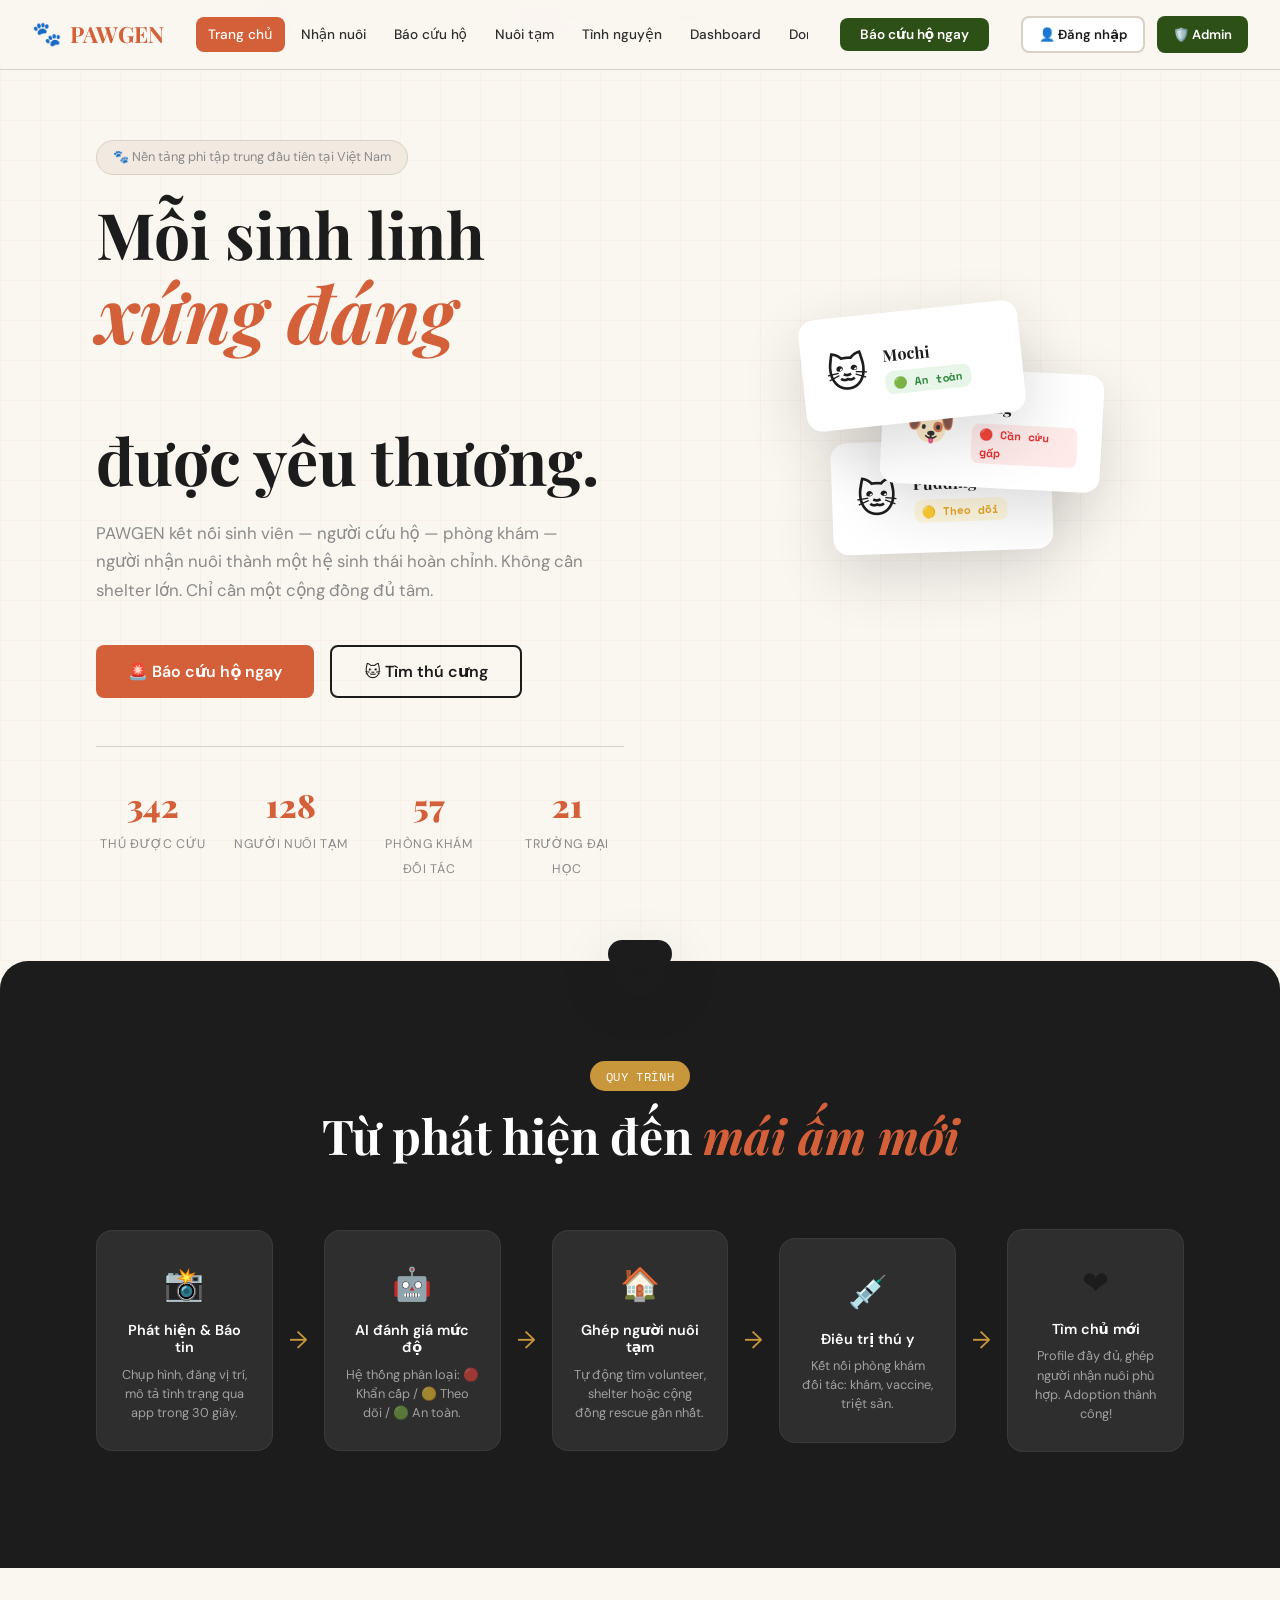
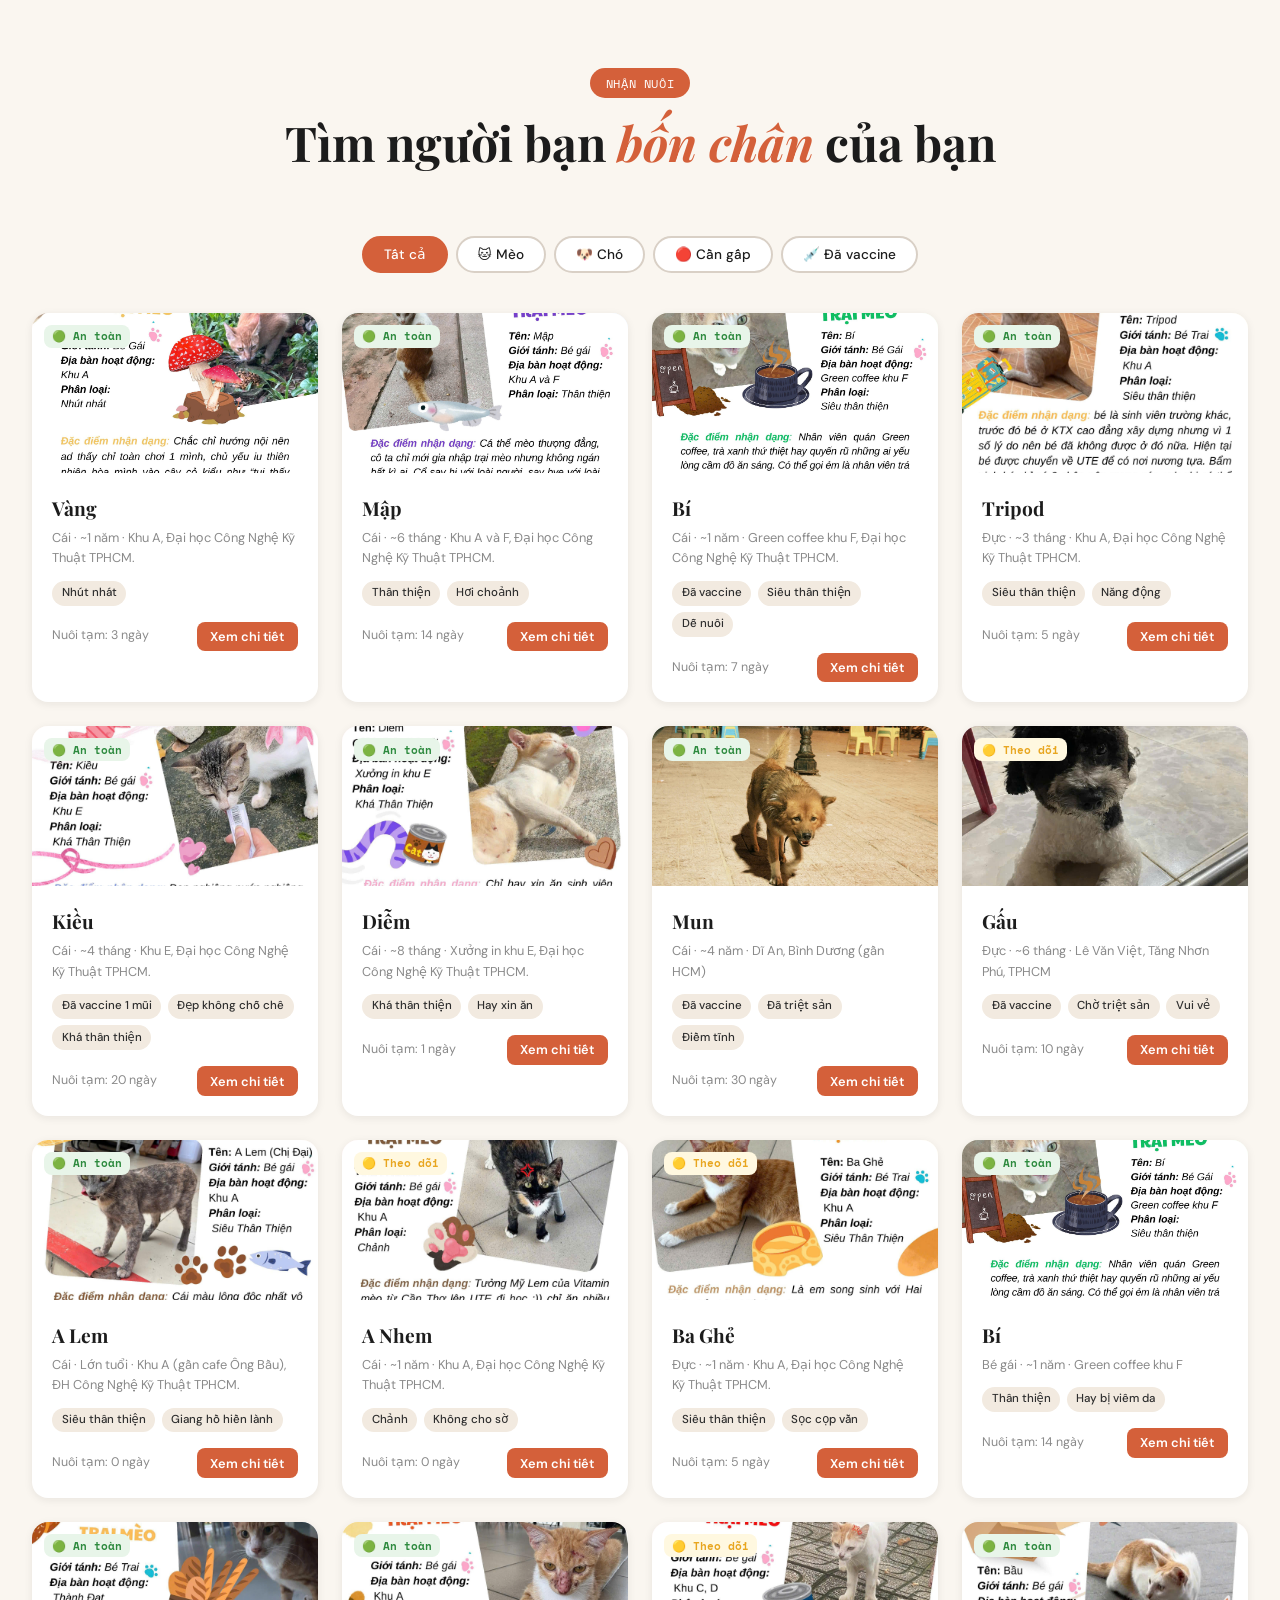
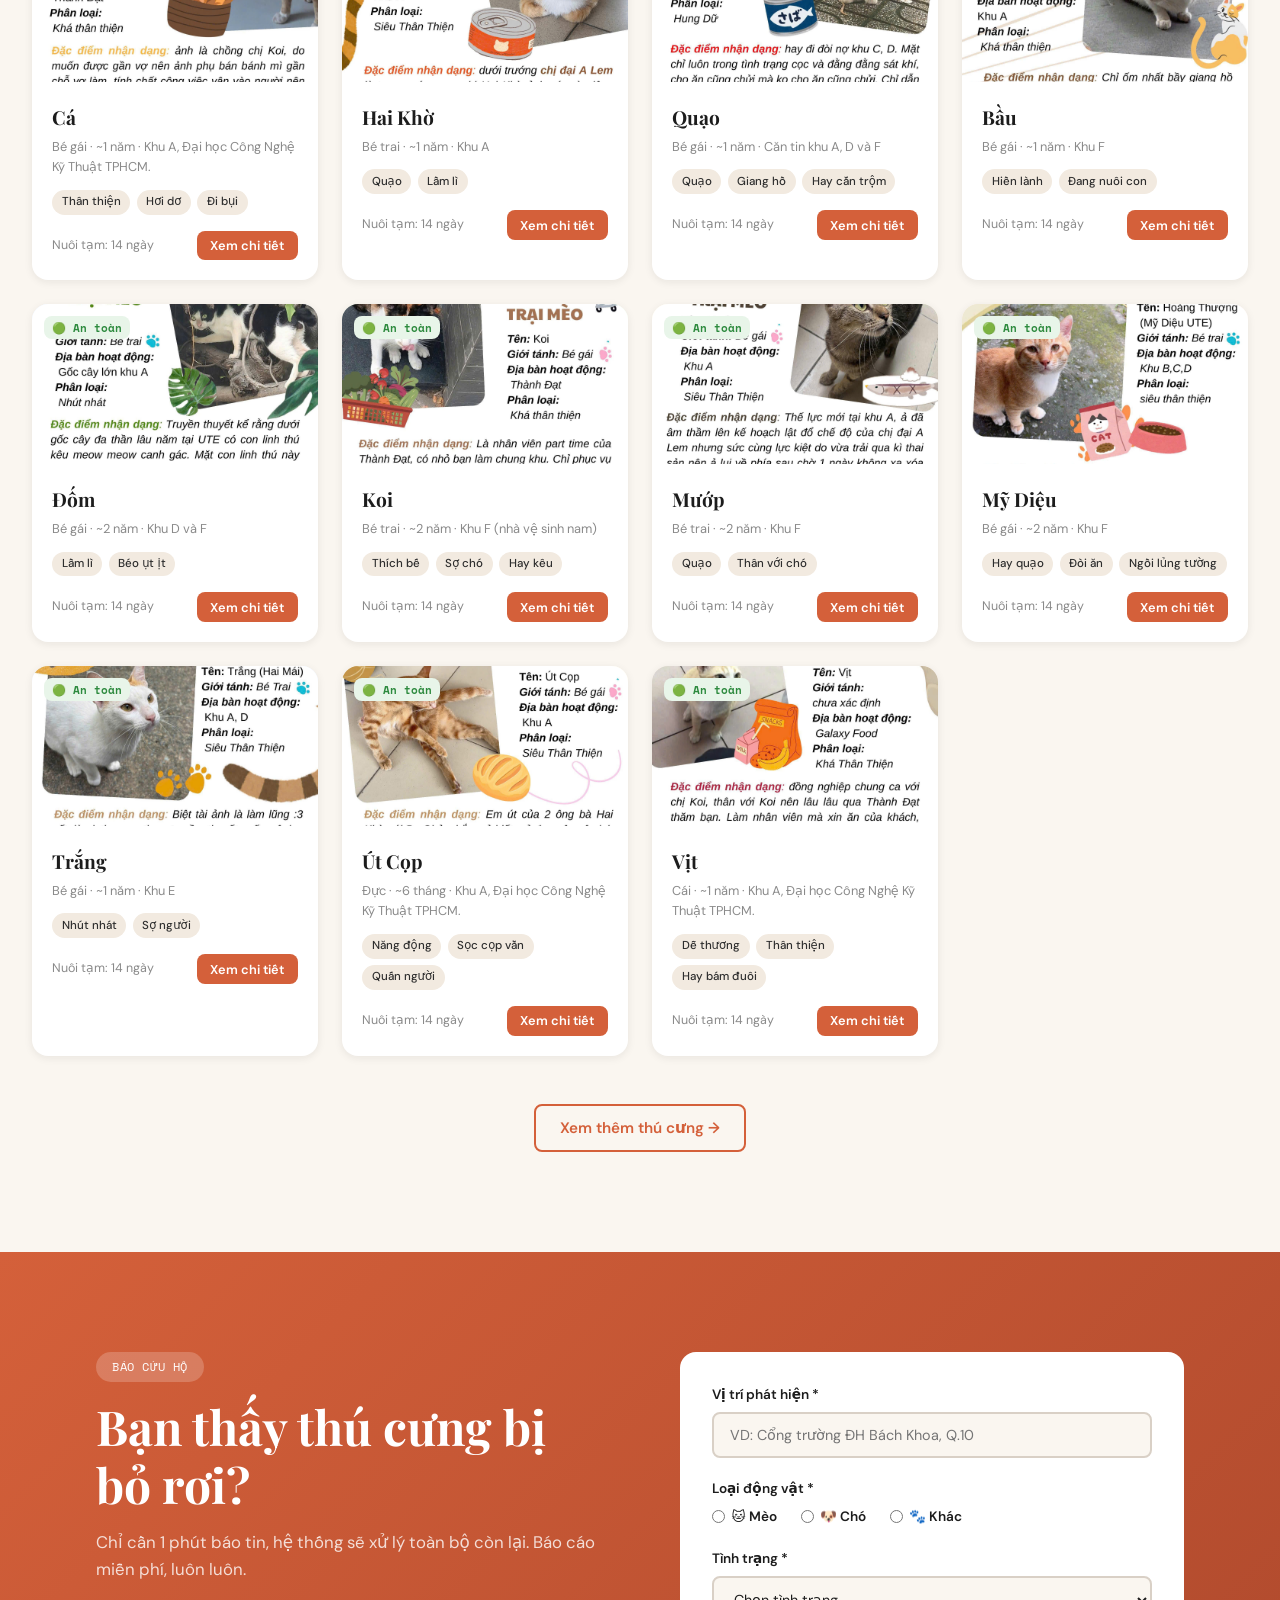
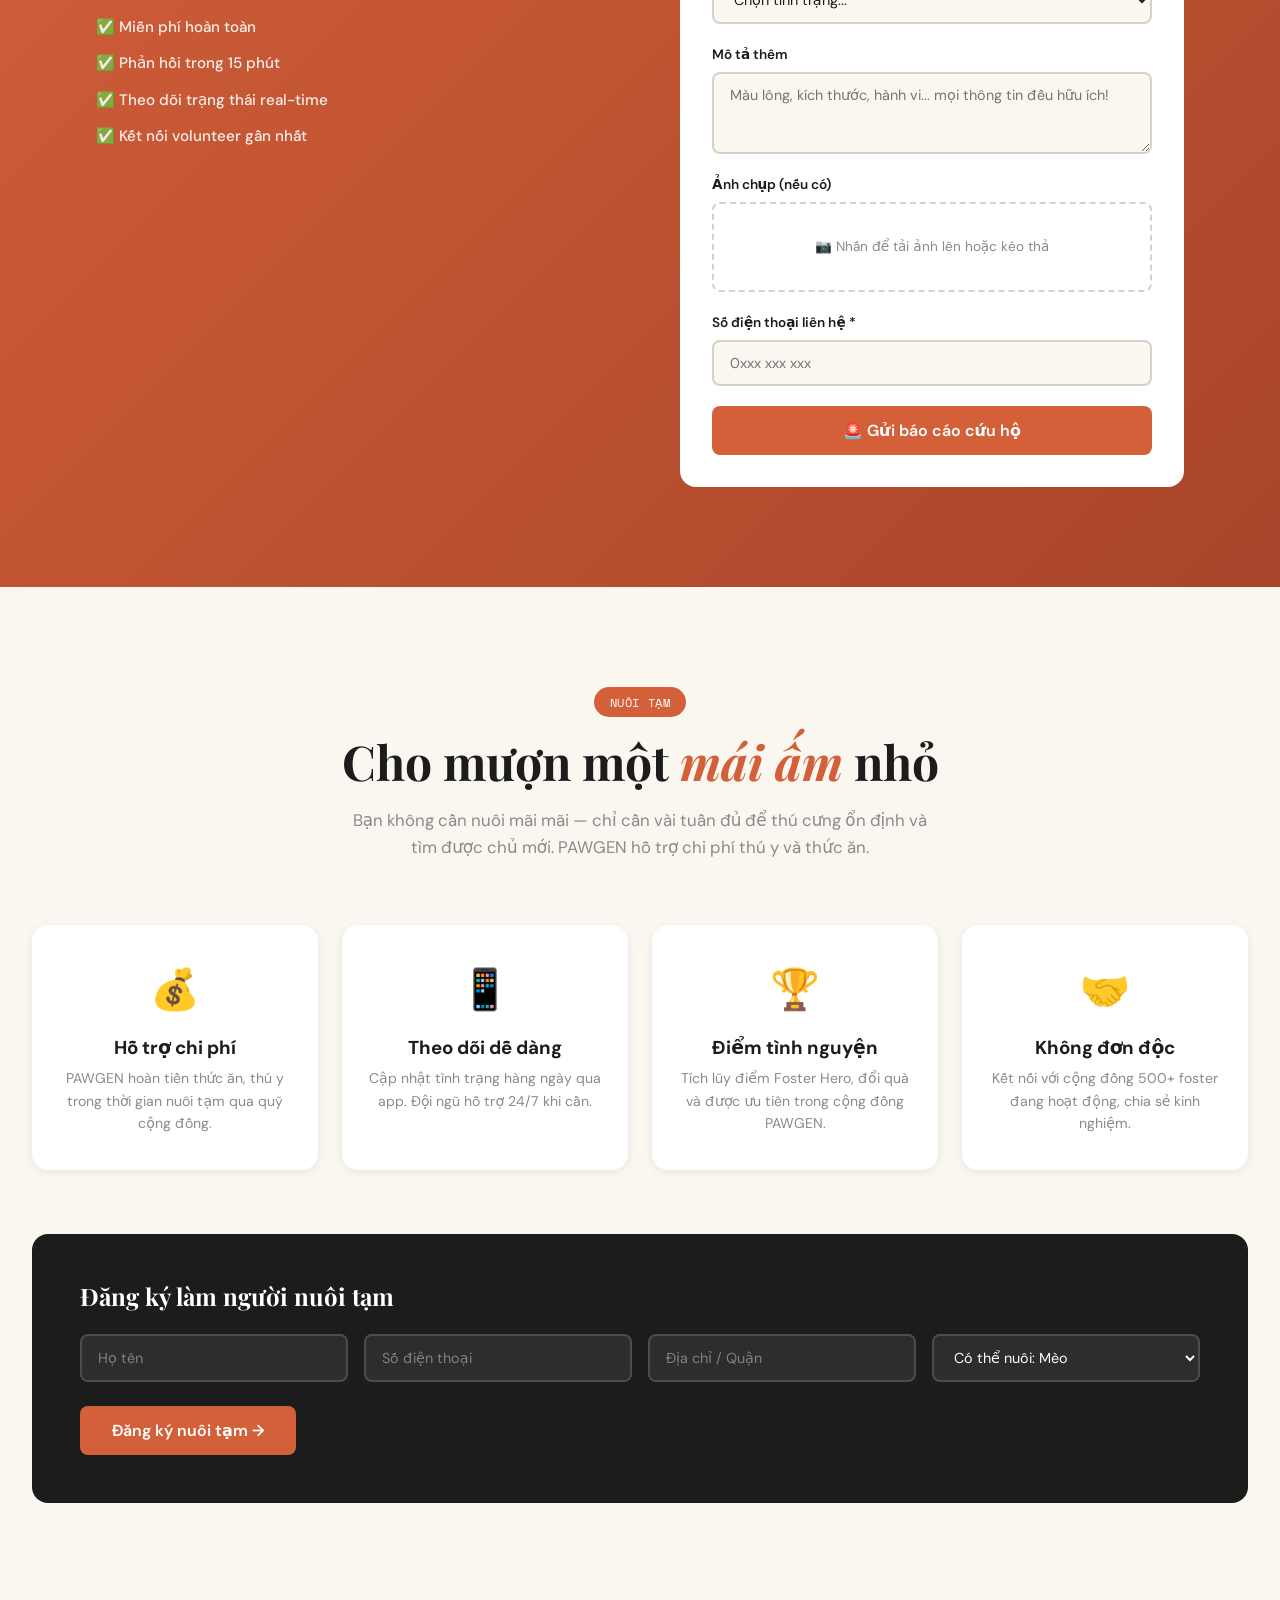
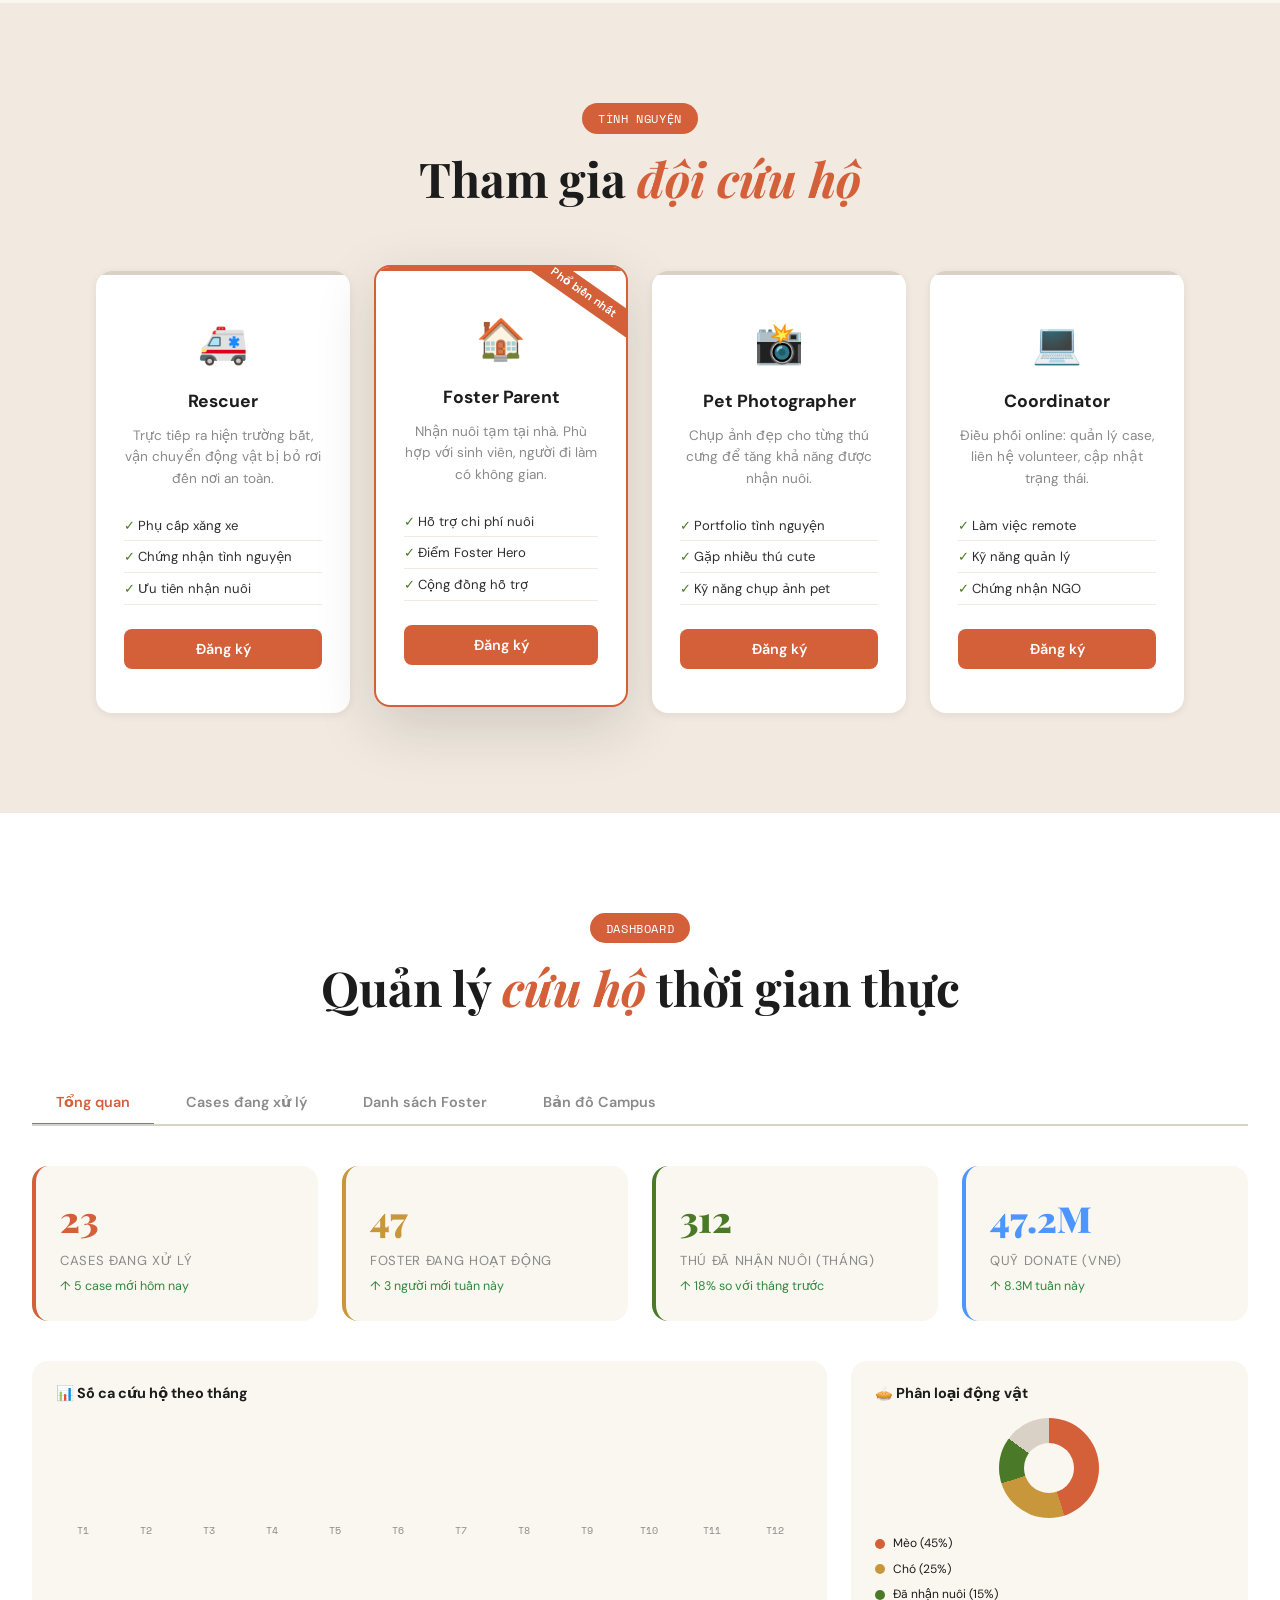
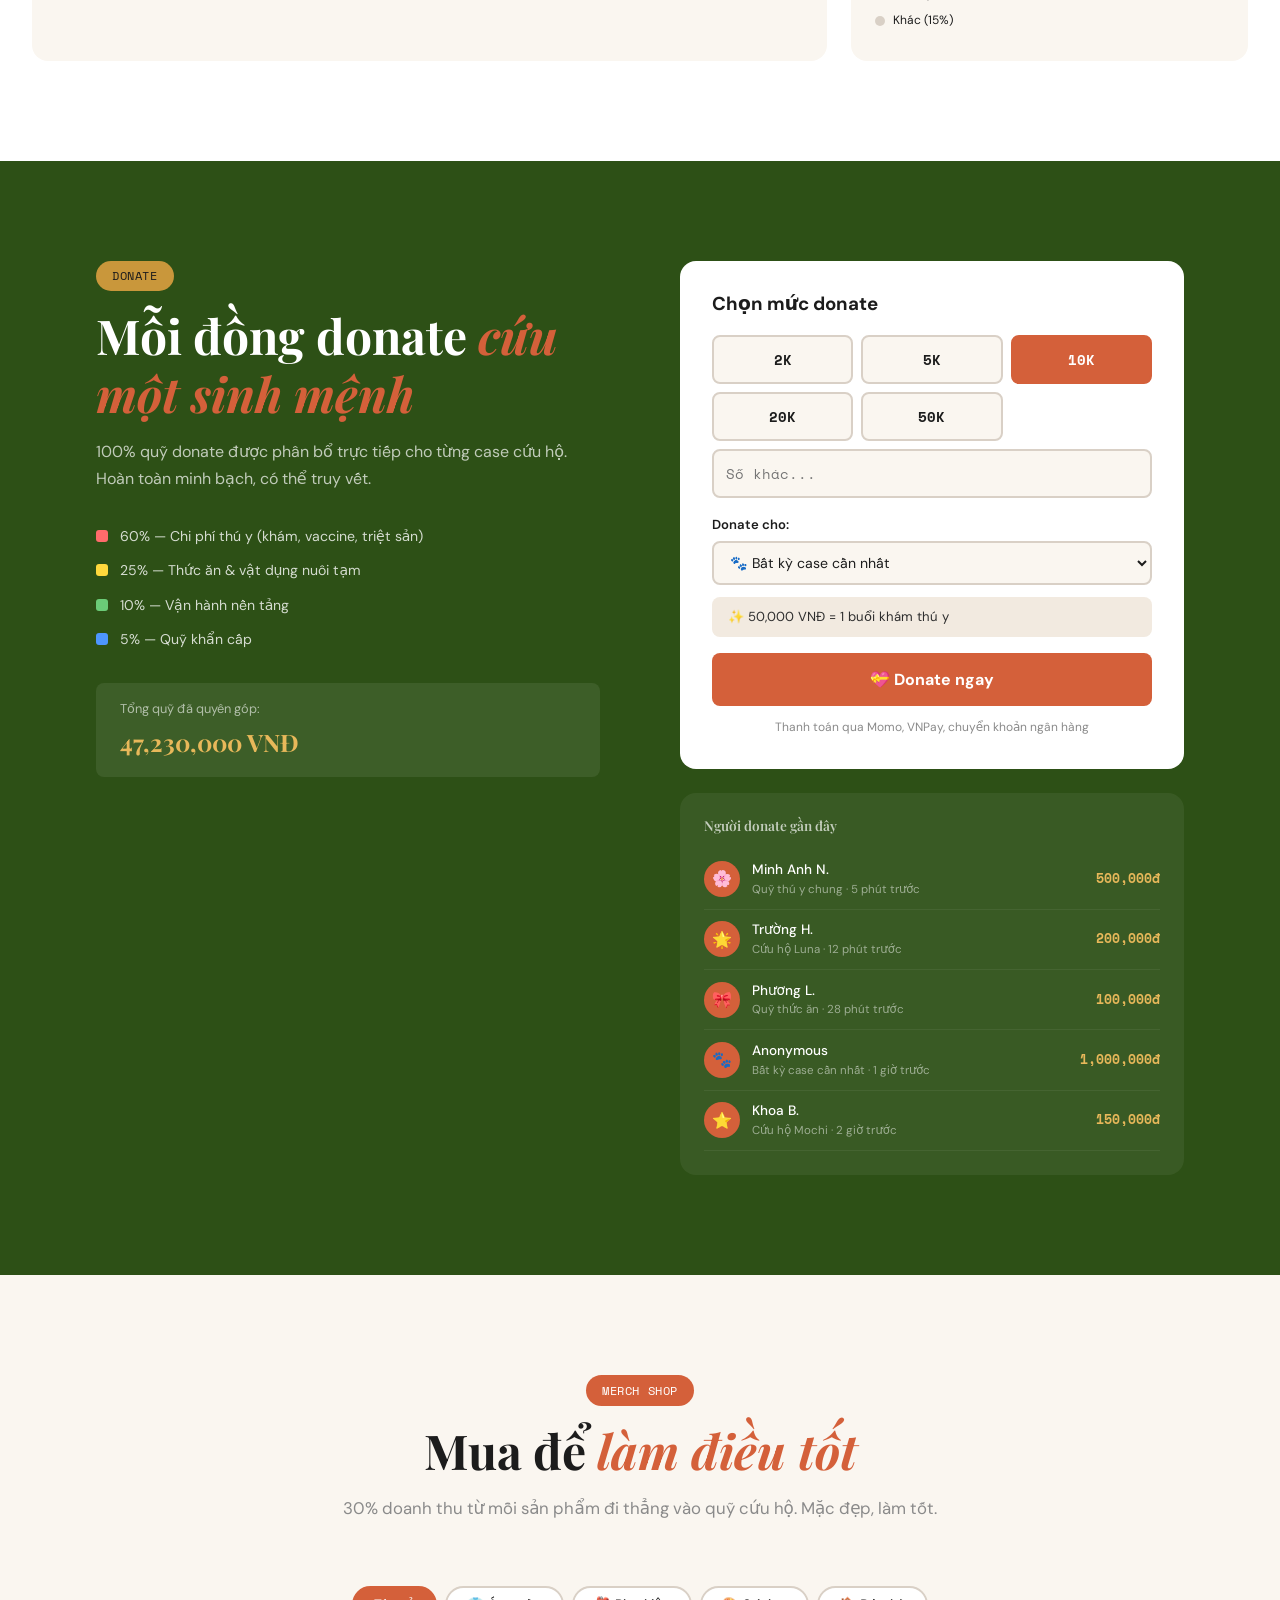
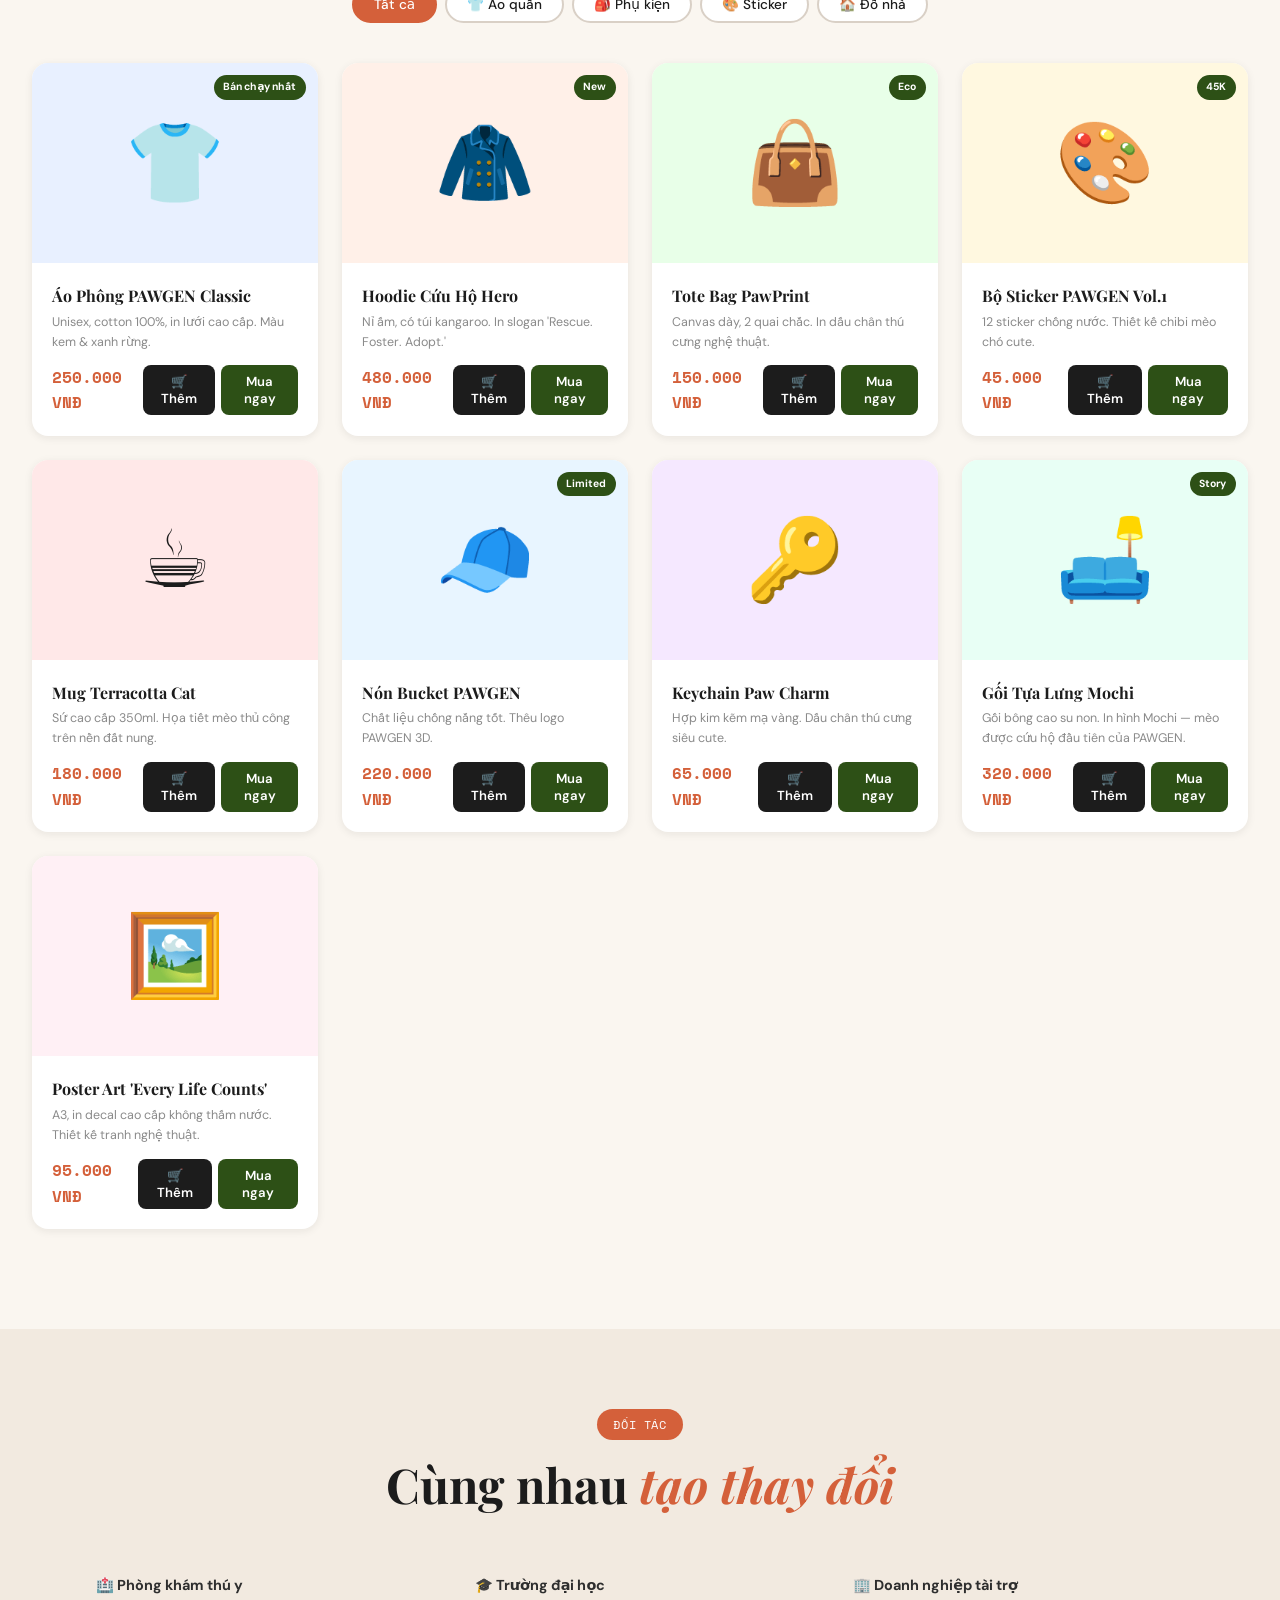
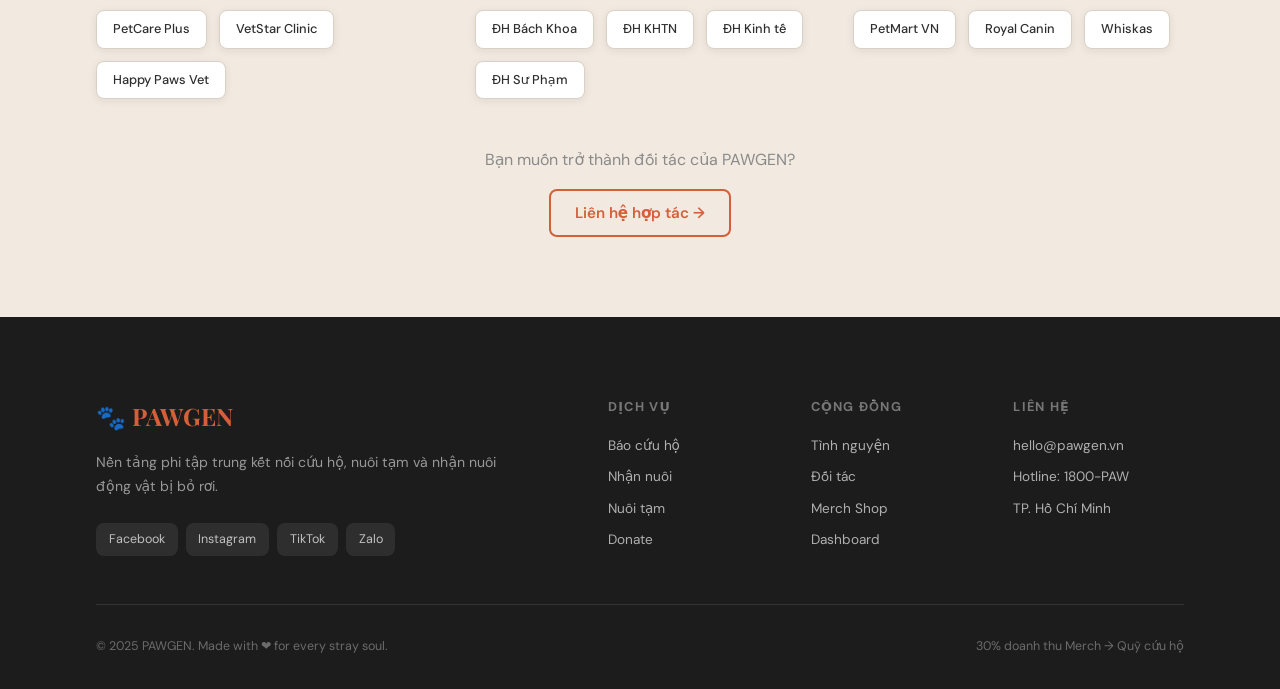
<file: index.html>
<!DOCTYPE html>
<html lang="vi">
<head>
  <meta charset="UTF-8" />
  <meta name="viewport" content="width=device-width, initial-scale=1.0"/>
  <title>PAWGEN — Kết nối trái tim, cứu sống sinh linh</title>
  <link rel="stylesheet" href="style.css" />
  <link rel="preconnect" href="https://fonts.googleapis.com">
  <link rel="preconnect" href="https://fonts.gstatic.com" crossorigin>
  <link href="https://fonts.googleapis.com/css2?family=Playfair+Display:ital,wght@0,400;0,700;0,900;1,400&family=DM+Sans:wght@300;400;500;600&family=Space+Mono:wght@400;700&display=swap" rel="stylesheet">
</head>
<body>

  <!-- NAV -->
  <nav id="navbar">
    <div class="nav-logo">
      <span class="paw-icon">🐾</span>
      <span class="logo-text">PAWGEN</span>
    </div>
    <div class="nav-links">
      <a href="#hero" class="nav-link active" data-section="hero">Trang chủ</a>
      <a href="#adopt" class="nav-link" data-section="adopt">Nhận nuôi</a>
      <a href="#rescue" class="nav-link" data-section="rescue">Báo cứu hộ</a>
      <a href="#foster" class="nav-link" data-section="foster">Nuôi tạm</a>
      <a href="#volunteer" class="nav-link" data-section="volunteer">Tình nguyện</a>
      <a href="#dashboard" class="nav-link" data-section="dashboard">Dashboard</a>
      <a href="#donate" class="nav-link" data-section="donate">Donate</a>
      <a href="#merch" class="nav-link" data-section="merch">Merch</a>
    </div>
    <button class="nav-cta" onclick="scrollToSection('rescue')">Báo cứu hộ ngay</button>
    <div id="navAuth"></div>
    <button class="hamburger" id="hamburger" aria-label="Menu">☰</button>
  </nav>

  <!-- MOBILE MENU -->
  <div class="mobile-menu" id="mobileMenu">
    <button class="mobile-close" id="mobileClose">✕</button>
    <a href="#hero" class="mobile-link" onclick="closeMobileMenu()">Trang chủ</a>
    <a href="#adopt" class="mobile-link" onclick="closeMobileMenu()">Nhận nuôi</a>
    <a href="#rescue" class="mobile-link" onclick="closeMobileMenu()">Báo cứu hộ</a>
    <a href="#foster" class="mobile-link" onclick="closeMobileMenu()">Nuôi tạm</a>
    <a href="#volunteer" class="mobile-link" onclick="closeMobileMenu()">Tình nguyện</a>
    <a href="#dashboard" class="mobile-link" onclick="closeMobileMenu()">Dashboard</a>
    <a href="#donate" class="mobile-link" onclick="closeMobileMenu()">Donate</a>
    <a href="#merch" class="mobile-link" onclick="closeMobileMenu()">Merch</a>
  </div>

  <!-- ===== HERO ===== -->
  <section id="hero" class="section hero-section">
    <div class="hero-bg-grid"></div>
    <div class="floating-paws" id="floatingPaws"></div>
    <div class="hero-content">
      <div class="hero-badge">🐾 Nền tảng phi tập trung đầu tiên tại Việt Nam</div>
      <h1 class="hero-title">
        Mỗi sinh linh<br/>
        <em>xứng đáng</em><br/>
        được yêu thương.
      </h1>
      <p class="hero-sub">PAWGEN kết nối sinh viên — người cứu hộ — phòng khám — người nhận nuôi thành một hệ sinh thái hoàn chỉnh. Không cần shelter lớn. Chỉ cần một cộng đồng đủ tâm.</p>
      <div class="hero-actions">
        <button class="btn-primary" onclick="scrollToSection('rescue')">🚨 Báo cứu hộ ngay</button>
        <button class="btn-secondary" onclick="scrollToSection('adopt')">🐱 Tìm thú cưng</button>
      </div>
      <div class="hero-stats">
        <div class="stat-item">
          <span class="stat-num" data-target="342">0</span>
          <span class="stat-label">Thú được cứu</span>
        </div>
        <div class="stat-item">
          <span class="stat-num" data-target="128">0</span>
          <span class="stat-label">Người nuôi tạm</span>
        </div>
        <div class="stat-item">
          <span class="stat-num" data-target="57">0</span>
          <span class="stat-label">Phòng khám đối tác</span>
        </div>
        <div class="stat-item">
          <span class="stat-num" data-target="21">0</span>
          <span class="stat-label">Trường đại học</span>
        </div>
      </div>
    </div>
    <div class="hero-visual">
      <div class="hero-card-stack">
        <div class="pet-card hero-card-1">
          <div class="pet-card-img">🐱</div>
          <div class="pet-card-info">
            <strong>Mochi</strong>
            <span class="tag tag-safe">🟢 An toàn</span>
          </div>
        </div>
        <div class="pet-card hero-card-2">
          <div class="pet-card-img">🐶</div>
          <div class="pet-card-info">
            <strong>Bông</strong>
            <span class="tag tag-urgent">🔴 Cần cứu gấp</span>
          </div>
        </div>
        <div class="pet-card hero-card-3">
          <div class="pet-card-img">🐱</div>
          <div class="pet-card-info">
            <strong>Pudding</strong>
            <span class="tag tag-watch">🟡 Theo dõi</span>
          </div>
        </div>
      </div>
    </div>
  </section>

  <!-- ===== HOW IT WORKS ===== -->
  <section id="how" class="section how-section">
    <div class="section-header">
      <div class="section-badge">Quy trình</div>
      <h2 class="section-title">Từ phát hiện đến <em>mái ấm mới</em></h2>
    </div>
    <div class="flow-steps">
      <div class="flow-step" data-step="1">
        <div class="step-icon">📸</div>
        <div class="step-body">
          <h3>Phát hiện & Báo tin</h3>
          <p>Chụp hình, đăng vị trí, mô tả tình trạng qua app trong 30 giây.</p>
        </div>
      </div>
      <div class="flow-arrow">→</div>
      <div class="flow-step" data-step="2">
        <div class="step-icon">🤖</div>
        <div class="step-body">
          <h3>AI đánh giá mức độ</h3>
          <p>Hệ thống phân loại: 🔴 Khẩn cấp / 🟡 Theo dõi / 🟢 An toàn.</p>
        </div>
      </div>
      <div class="flow-arrow">→</div>
      <div class="flow-step" data-step="3">
        <div class="step-icon">🏠</div>
        <div class="step-body">
          <h3>Ghép người nuôi tạm</h3>
          <p>Tự động tìm volunteer, shelter hoặc cộng đồng rescue gần nhất.</p>
        </div>
      </div>
      <div class="flow-arrow">→</div>
      <div class="flow-step" data-step="4">
        <div class="step-icon">💉</div>
        <div class="step-body">
          <h3>Điều trị thú y</h3>
          <p>Kết nối phòng khám đối tác: khám, vaccine, triệt sản.</p>
        </div>
      </div>
      <div class="flow-arrow">→</div>
      <div class="flow-step" data-step="5">
        <div class="step-icon">❤️</div>
        <div class="step-body">
          <h3>Tìm chủ mới</h3>
          <p>Profile đầy đủ, ghép người nhận nuôi phù hợp. Adoption thành công!</p>
        </div>
      </div>
    </div>
  </section>

  <!-- ===== ADOPT ===== -->
  <section id="adopt" class="section adopt-section">
    <div class="section-header">
      <div class="section-badge">Nhận nuôi</div>
      <h2 class="section-title">Tìm người bạn <em>bốn chân</em> của bạn</h2>
    </div>
    <div class="filter-bar">
      <button class="filter-btn active" data-filter="all">Tất cả</button>
      <button class="filter-btn" data-filter="cat">🐱 Mèo</button>
      <button class="filter-btn" data-filter="dog">🐶 Chó</button>
      <button class="filter-btn" data-filter="urgent">🔴 Cần gấp</button>
      <button class="filter-btn" data-filter="vaccinated">💉 Đã vaccine</button>
    </div>
    <div class="pets-grid" id="petsGrid">
      <!-- Injected by JS -->
    </div>
    <div class="section-cta">
      <button class="btn-outline" onclick="showMorePets()">Xem thêm thú cưng →</button>
    </div>
  </section>

  <!-- ===== RESCUE REPORT ===== -->
  <section id="rescue" class="section rescue-section">
    <div class="rescue-inner">
      <div class="rescue-left">
        <div class="section-badge">Báo cứu hộ</div>
        <h2 class="section-title">Bạn thấy thú cưng bị bỏ rơi?</h2>
        <p class="rescue-desc">Chỉ cần 1 phút báo tin, hệ thống sẽ xử lý toàn bộ còn lại. Báo cáo miễn phí, luôn luôn.</p>
        <div class="rescue-features">
          <div class="rescue-feat">✅ Miễn phí hoàn toàn</div>
          <div class="rescue-feat">✅ Phản hồi trong 15 phút</div>
          <div class="rescue-feat">✅ Theo dõi trạng thái real-time</div>
          <div class="rescue-feat">✅ Kết nối volunteer gần nhất</div>
        </div>
      </div>
      <div class="rescue-right">
        <form class="rescue-form" id="rescueForm">
          <div class="form-group">
            <label>Vị trí phát hiện *</label>
            <input type="text" id="rescueLocation" placeholder="VD: Cổng trường ĐH Bách Khoa, Q.10" required />
          </div>
          <div class="form-group">
            <label>Loại động vật *</label>
            <div class="radio-group">
              <label class="radio-label"><input type="radio" name="rescueType" value="cat" /> 🐱 Mèo</label>
              <label class="radio-label"><input type="radio" name="rescueType" value="dog" /> 🐶 Chó</label>
              <label class="radio-label"><input type="radio" name="rescueType" value="other" /> 🐾 Khác</label>
            </div>
          </div>
          <div class="form-group">
            <label>Tình trạng *</label>
            <select id="rescueCondition" required>
              <option value="">Chọn tình trạng...</option>
              <option value="urgent">🔴 Bị thương nặng, cần cứu ngay</option>
              <option value="watch">🟡 Có vẻ ốm, cần theo dõi</option>
              <option value="safe">🟢 Khỏe mạnh nhưng bị bỏ rơi</option>
              <option value="unknown">⚪ Không chắc chắn</option>
            </select>
          </div>
          <div class="form-group">
            <label>Mô tả thêm</label>
            <textarea id="rescueDesc" placeholder="Màu lông, kích thước, hành vi... mọi thông tin đều hữu ích!" rows="3"></textarea>
          </div>
          <div class="form-group">
            <label>Ảnh chụp (nếu có)</label>
            <div class="upload-zone" id="uploadZone">
              <span>📷 Nhấn để tải ảnh lên hoặc kéo thả</span>
              <input type="file" accept="image/*" style="display:none" id="fileInput"/>
            </div>
          </div>
          <div class="form-group">
            <label>Số điện thoại liên hệ *</label>
            <input type="tel" id="rescuePhone" placeholder="0xxx xxx xxx" required />
          </div>
          <button type="submit" class="btn-primary w-full">🚨 Gửi báo cáo cứu hộ</button>
        </form>
      </div>
    </div>
  </section>

  <!-- ===== FOSTER ===== -->
  <section id="foster" class="section foster-section">
    <div class="section-header">
      <div class="section-badge">Nuôi tạm</div>
      <h2 class="section-title">Cho mượn một <em>mái ấm</em> nhỏ</h2>
      <p class="section-sub">Bạn không cần nuôi mãi mãi — chỉ cần vài tuần đủ để thú cưng ổn định và tìm được chủ mới. PAWGEN hỗ trợ chi phí thú y và thức ăn.</p>
    </div>
    <div class="foster-grid">
      <div class="foster-card">
        <div class="foster-icon">💰</div>
        <h3>Hỗ trợ chi phí</h3>
        <p>PAWGEN hoàn tiền thức ăn, thú y trong thời gian nuôi tạm qua quỹ cộng đồng.</p>
      </div>
      <div class="foster-card">
        <div class="foster-icon">📱</div>
        <h3>Theo dõi dễ dàng</h3>
        <p>Cập nhật tình trạng hàng ngày qua app. Đội ngũ hỗ trợ 24/7 khi cần.</p>
      </div>
      <div class="foster-card">
        <div class="foster-icon">🏆</div>
        <h3>Điểm tình nguyện</h3>
        <p>Tích lũy điểm Foster Hero, đổi quà và được ưu tiên trong cộng đồng PAWGEN.</p>
      </div>
      <div class="foster-card">
        <div class="foster-icon">🤝</div>
        <h3>Không đơn độc</h3>
        <p>Kết nối với cộng đồng 500+ foster đang hoạt động, chia sẻ kinh nghiệm.</p>
      </div>
    </div>
    <div class="foster-cta">
      <form class="foster-signup" id="fosterForm">
        <h3>Đăng ký làm người nuôi tạm</h3>
        <div class="foster-form-row">
          <input type="text" id="fosterName" placeholder="Họ tên" required />
          <input type="tel" id="fosterPhone" placeholder="Số điện thoại" required />
          <input type="text" id="fosterArea" placeholder="Địa chỉ / Quận" required />
          <select id="fosterType">
            <option>Có thể nuôi: Mèo</option>
            <option>Có thể nuôi: Chó</option>
            <option>Có thể nuôi: Cả hai</option>
          </select>
        </div>
        <button type="submit" class="btn-primary">Đăng ký nuôi tạm →</button>
      </form>
    </div>
  </section>

  <!-- ===== VOLUNTEER ===== -->
  <section id="volunteer" class="section volunteer-section">
    <div class="section-header">
      <div class="section-badge">Tình nguyện</div>
      <h2 class="section-title">Tham gia <em>đội cứu hộ</em></h2>
    </div>
    <div class="volunteer-roles">
      <div class="role-card" data-role="rescuer">
        <div class="role-icon">🚑</div>
        <h3>Rescuer</h3>
        <p>Trực tiếp ra hiện trường bắt, vận chuyển động vật bị bỏ rơi đến nơi an toàn.</p>
        <ul class="role-perks">
          <li>Phụ cấp xăng xe</li>
          <li>Chứng nhận tình nguyện</li>
          <li>Ưu tiên nhận nuôi</li>
        </ul>
        <button class="btn-role" onclick="openVolunteerModal('Rescuer')">Đăng ký</button>
      </div>
      <div class="role-card featured" data-role="foster">
        <div class="role-badge-top">Phổ biến nhất</div>
        <div class="role-icon">🏠</div>
        <h3>Foster Parent</h3>
        <p>Nhận nuôi tạm tại nhà. Phù hợp với sinh viên, người đi làm có không gian.</p>
        <ul class="role-perks">
          <li>Hỗ trợ chi phí nuôi</li>
          <li>Điểm Foster Hero</li>
          <li>Cộng đồng hỗ trợ</li>
        </ul>
        <button class="btn-role" onclick="scrollToSection('foster')">Đăng ký</button>
      </div>
      <div class="role-card" data-role="photographer">
        <div class="role-icon">📸</div>
        <h3>Pet Photographer</h3>
        <p>Chụp ảnh đẹp cho từng thú cưng để tăng khả năng được nhận nuôi.</p>
        <ul class="role-perks">
          <li>Portfolio tình nguyện</li>
          <li>Gặp nhiều thú cute</li>
          <li>Kỹ năng chụp ảnh pet</li>
        </ul>
        <button class="btn-role" onclick="openVolunteerModal('Photographer')">Đăng ký</button>
      </div>
      <div class="role-card" data-role="admin">
        <div class="role-icon">💻</div>
        <h3>Coordinator</h3>
        <p>Điều phối online: quản lý case, liên hệ volunteer, cập nhật trạng thái.</p>
        <ul class="role-perks">
          <li>Làm việc remote</li>
          <li>Kỹ năng quản lý</li>
          <li>Chứng nhận NGO</li>
        </ul>
        <button class="btn-role" onclick="openVolunteerModal('Coordinator')">Đăng ký</button>
      </div>
    </div>
  </section>

  <!-- ===== DASHBOARD ===== -->
  <section id="dashboard" class="section dashboard-section">
    <div class="section-header">
      <div class="section-badge">Dashboard</div>
      <h2 class="section-title">Quản lý <em>cứu hộ</em> thời gian thực</h2>
    </div>
    <div class="dashboard-tabs">
      <button class="dash-tab active" data-tab="overview">Tổng quan</button>
      <button class="dash-tab" data-tab="cases">Cases đang xử lý</button>
      <button class="dash-tab" data-tab="fosters">Danh sách Foster</button>
      <button class="dash-tab" data-tab="campus">Bản đồ Campus</button>
    </div>
    <div class="dashboard-content" id="dashboardContent">
      <!-- Injected by JS -->
    </div>
  </section>

  <!-- ===== DONATE ===== -->
  <section id="donate" class="section donate-section">
    <div class="donate-inner">
      <div class="donate-left">
        <div class="section-badge">Donate</div>
        <h2 class="section-title">Mỗi đồng donate <em>cứu một sinh mệnh</em></h2>
        <p>100% quỹ donate được phân bổ trực tiếp cho từng case cứu hộ. Hoàn toàn minh bạch, có thể truy vết.</p>
        <div class="donate-breakdown">
          <div class="breakdown-item">
            <span class="breakdown-color" style="background:#FF6B6B"></span>
            <span>60% — Chi phí thú y (khám, vaccine, triệt sản)</span>
          </div>
          <div class="breakdown-item">
            <span class="breakdown-color" style="background:#FFD93D"></span>
            <span>25% — Thức ăn & vật dụng nuôi tạm</span>
          </div>
          <div class="breakdown-item">
            <span class="breakdown-color" style="background:#6BCB77"></span>
            <span>10% — Vận hành nền tảng</span>
          </div>
          <div class="breakdown-item">
            <span class="breakdown-color" style="background:#4D96FF"></span>
            <span>5% — Quỹ khẩn cấp</span>
          </div>
        </div>
        <div class="donate-total">
          <span class="donate-total-label">Tổng quỹ đã quyên góp:</span>
          <span class="donate-total-num">47,230,000 VNĐ</span>
        </div>
      </div>
      <div class="donate-right">
        <div class="donate-card-selector">
          <h3>Chọn mức donate</h3>
          <div class="donate-amounts">
            <button class="donate-amt" data-amt="2000">2K</button>
            <button class="donate-amt" data-amt="5000">5K</button>
            <button class="donate-amt active" data-amt="10000">10K</button>
            <button class="donate-amt" data-amt="20000">20K</button>
            <button class="donate-amt" data-amt="50000">50K</button>
            
            
            
            
            
            <input type="number" class="donate-custom" placeholder="Số khác..." id="customDonate"/>
          </div>
          <div class="donate-purpose">
            <label>Donate cho:</label>
            <select id="donatePurpose">
              <option>🐾 Bất kỳ case cần nhất</option>
              <option>🔴 Chỉ case khẩn cấp</option>
              <option>💉 Quỹ thú y</option>
              <option>🍚 Quỹ thức ăn</option>
            </select>
          </div>
          <div class="donate-impact" id="donateImpact">
            <span>✨ 50,000 VNĐ = 1 buổi khám thú y</span>
          </div>
          <button class="btn-donate" id="donateBtn">💝 Donate ngay</button>
          <p class="donate-note">Thanh toán qua Momo, VNPay, chuyển khoản ngân hàng</p>
        </div>
        <div class="recent-donors">
          <h4>Người donate gần đây</h4>
          <div class="donor-list" id="donorList">
            <!-- Injected by JS -->
          </div>
        </div>
      </div>
    </div>
  </section>

  <!-- ===== MERCH ===== -->
  <section id="merch" class="section merch-section">
    <div class="section-header">
      <div class="section-badge">Merch Shop</div>
      <h2 class="section-title">Mua để <em>làm điều tốt</em></h2>
      <p class="section-sub">30% doanh thu từ mỗi sản phẩm đi thẳng vào quỹ cứu hộ. Mặc đẹp, làm tốt.</p>
    </div>
    <div class="merch-filter">
      <button class="filter-btn active" data-mfilter="all">Tất cả</button>
      <button class="filter-btn" data-mfilter="apparel">👕 Áo quần</button>
      <button class="filter-btn" data-mfilter="accessory">🎒 Phụ kiện</button>
      <button class="filter-btn" data-mfilter="sticker">🎨 Sticker</button>
      <button class="filter-btn" data-mfilter="homeware">🏠 Đồ nhà</button>
    </div>
    <div class="merch-grid" id="merchGrid">
      <!-- Injected by JS -->
    </div>
    <div class="merch-cart-float" id="cartFloat" style="display:none">
      <span>🛒 <span id="cartCount">0</span> sản phẩm</span>
      <button onclick="openCart()">Xem giỏ hàng →</button>
    </div>
  </section>

  <!-- ===== PARTNERS ===== -->
  <section id="partners" class="section partners-section">
    <div class="section-header">
      <div class="section-badge">Đối tác</div>
      <h2 class="section-title">Cùng nhau <em>tạo thay đổi</em></h2>
    </div>
    <div class="partner-categories">
      <div class="partner-cat">
        <h4>🏥 Phòng khám thú y</h4>
        <div class="partner-logos">
          <div class="partner-logo">PetCare Plus</div>
          <div class="partner-logo">VetStar Clinic</div>
          <div class="partner-logo">Happy Paws Vet</div>
        </div>
      </div>
      <div class="partner-cat">
        <h4>🎓 Trường đại học</h4>
        <div class="partner-logos">
          <div class="partner-logo">ĐH Bách Khoa</div>
          <div class="partner-logo">ĐH KHTN</div>
          <div class="partner-logo">ĐH Kinh tế</div>
          <div class="partner-logo">ĐH Sư Phạm</div>
        </div>
      </div>
      <div class="partner-cat">
        <h4>🏢 Doanh nghiệp tài trợ</h4>
        <div class="partner-logos">
          <div class="partner-logo">PetMart VN</div>
          <div class="partner-logo">Royal Canin</div>
          <div class="partner-logo">Whiskas</div>
        </div>
      </div>
    </div>
    <div class="become-partner">
      <p>Bạn muốn trở thành đối tác của PAWGEN?</p>
      <button class="btn-outline" onclick="openPartnerModal()">Liên hệ hợp tác →</button>
    </div>
  </section>

  <!-- ===== FOOTER ===== -->
  <footer class="footer">
    <div class="footer-inner">
      <div class="footer-brand">
        <div class="footer-logo">🐾 PAWGEN</div>
        <p>Nền tảng phi tập trung kết nối cứu hộ, nuôi tạm và nhận nuôi động vật bị bỏ rơi.</p>
        <div class="footer-socials">
          <a href="#" class="social-btn">Facebook</a>
          <a href="#" class="social-btn">Instagram</a>
          <a href="#" class="social-btn">TikTok</a>
          <a href="#" class="social-btn">Zalo</a>
        </div>
      </div>
      <div class="footer-links">
        <div class="footer-col">
          <h5>Dịch vụ</h5>
          <a href="#rescue">Báo cứu hộ</a>
          <a href="#adopt">Nhận nuôi</a>
          <a href="#foster">Nuôi tạm</a>
          <a href="#donate">Donate</a>
        </div>
        <div class="footer-col">
          <h5>Cộng đồng</h5>
          <a href="#volunteer">Tình nguyện</a>
          <a href="#partners">Đối tác</a>
          <a href="#merch">Merch Shop</a>
          <a href="#dashboard">Dashboard</a>
        </div>
        <div class="footer-col">
          <h5>Liên hệ</h5>
          <a href="#">hello@pawgen.vn</a>
          <a href="#">Hotline: 1800-PAW</a>
          <a href="#">TP. Hồ Chí Minh</a>
        </div>
      </div>
    </div>
    <div class="footer-bottom">
      <span>© 2025 PAWGEN. Made with ❤️ for every stray soul.</span>
      <span>30% doanh thu Merch → Quỹ cứu hộ</span>
    </div>
  </footer>

  <!-- ===== MODALS ===== -->
  <!-- Volunteer Modal -->
  <div class="modal-overlay" id="volunteerModal">
    <div class="modal">
      <button class="modal-close" onclick="closeModal('volunteerModal')">✕</button>
      <h3>Đăng ký tình nguyện: <span id="volunteerRole"></span></h3>
      <form id="volunteerForm">
        <div class="form-group"><label>Họ tên *</label><input type="text" id="volName" required/></div>
        <div class="form-group"><label>Email *</label><input type="email" id="volEmail" required/></div>
        <div class="form-group"><label>Số điện thoại *</label><input type="tel" id="volPhone" required/></div>
        <div class="form-group"><label>Quận / Khu vực</label><input type="text" id="volArea"/></div>
        <div class="form-group"><label>Thời gian có thể</label>
          <div class="checkbox-group">
            <label><input type="checkbox" id="volTimeSang"/> Buổi sáng</label>
            <label><input type="checkbox" id="volTimeChieu"/> Buổi chiều</label>
            <label><input type="checkbox" id="volTimeToi"/> Buổi tối</label>
            <label><input type="checkbox" id="volTimeCuoiTuan"/> Cuối tuần</label>
          </div>
        </div>
        <button type="submit" class="btn-primary w-full">Gửi đơn đăng ký</button>
      </form>
    </div>
  </div>

  <!-- Pet Detail Modal -->
  <div class="modal-overlay" id="petModal">
    <div class="modal modal-wide">
      <button class="modal-close" onclick="closeModal('petModal')">✕</button>
      <div id="petModalContent"></div>
    </div>
  </div>

  <!-- Cart Modal -->
  <div class="modal-overlay" id="cartModal">
    <div class="modal">
      <button class="modal-close" onclick="closeModal('cartModal')">✕</button>
      <h3>🛒 Giỏ hàng của bạn</h3>
      <div id="cartContent"></div>
      <div class="cart-footer" id="cartFooter"></div>
    </div>
  </div>

  <!-- Toast notification -->
  <div class="toast" id="toast"></div>

  <script src="app.js"></script>
</body>
</html>
</file>
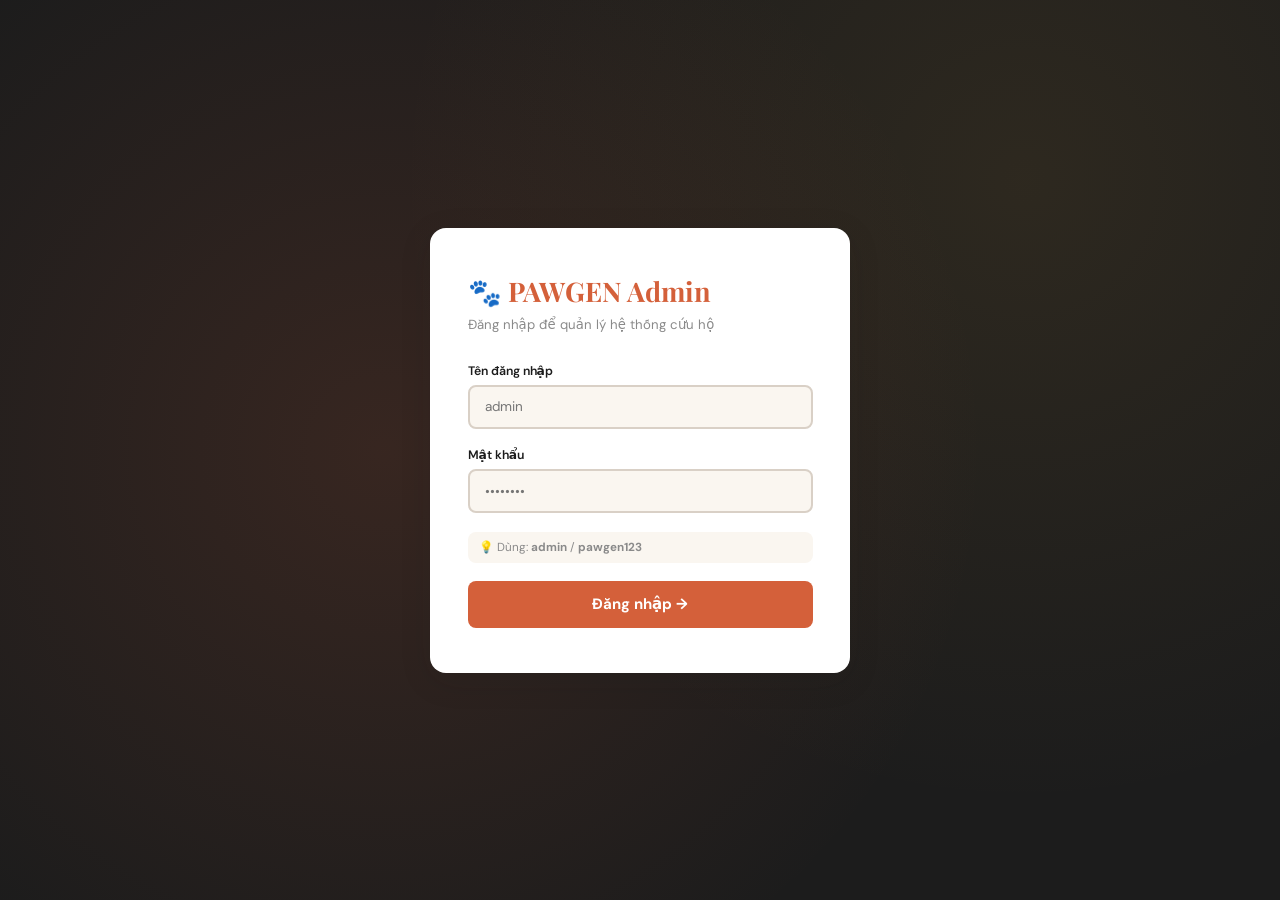
<file: admin.html>
<!DOCTYPE html>
<html lang="vi">
<head>
  <meta charset="UTF-8"/>
  <meta name="viewport" content="width=device-width, initial-scale=1.0"/>
  <title>PAWGEN Admin — Quản lý cứu hộ</title>
  <link rel="stylesheet" href="admin.css"/>
  <link href="https://fonts.googleapis.com/css2?family=Playfair+Display:ital,wght@0,700;1,400&family=DM+Sans:wght@300;400;500;600;700&family=Space+Mono:wght@400;700&display=swap" rel="stylesheet">
</head>
<body>

  <!-- LOGIN SCREEN -->
  <div class="login-screen" id="loginScreen">
    <div class="login-box">
      <div class="login-logo">🐾 PAWGEN Admin</div>
      <p class="login-sub">Đăng nhập để quản lý hệ thống cứu hộ</p>
      <form id="loginForm">
        <div class="lform-group">
          <label>Tên đăng nhập</label>
          <input type="text" id="loginUser" placeholder="admin" autocomplete="off"/>
        </div>
        <div class="lform-group">
          <label>Mật khẩu</label>
          <input type="password" id="loginPass" placeholder="••••••••"/>
        </div>
        <div class="login-hint">💡 Dùng: <strong>admin</strong> / <strong>pawgen123</strong></div>
        <button type="submit" class="btn-login">Đăng nhập →</button>
        <div class="login-error" id="loginError">Sai tên đăng nhập hoặc mật khẩu!</div>
      </form>
    </div>
  </div>

  <!-- ADMIN APP -->
  <div class="admin-app" id="adminApp" style="display:none">

    <!-- SIDEBAR -->
    <aside class="sidebar" id="sidebar">
      <div class="sidebar-logo">
        <span>🐾</span>
        <span>PAWGEN</span>
        <span class="admin-chip">Admin</span>
      </div>

      <nav class="sidebar-nav">
        <div class="nav-section-label">Tổng quan</div>
        <a class="sidebar-link active" data-page="overview">
          <span class="sicon">📊</span> Dashboard
        </a>

        <div class="nav-section-label">Cứu hộ</div>
        <a class="sidebar-link" data-page="pending">
          <span class="sicon">⏳</span> Duyệt báo cáo
          <span class="badge-count" id="pendingCount">0</span>
        </a>
        <a class="sidebar-link" data-page="approved">
          <span class="sicon">✅</span> Đã duyệt
        </a>
        <a class="sidebar-link" data-page="rejected">
          <span class="sicon">❌</span> Đã từ chối
        </a>

        <div class="nav-section-label">Quản lý</div>
        <a class="sidebar-link" data-page="add">
          <span class="sicon">➕</span> Thêm thú cưng
        </a>
        <a class="sidebar-link" data-page="fosters">
          <span class="sicon">🏠</span> Người nuôi tạm
        </a>
        <a class="sidebar-link" data-page="merch">
          <span class="sicon">🛍️</span> Quản lý Merch
        </a>
        <a class="sidebar-link" data-page="volunteers">
          <span class="sicon">🙋</span> Tình nguyện viên
        </a>
      </nav>

      <div class="sidebar-user">
        <div class="sidebar-avatar">👤</div>
        <div>
          <div class="sidebar-username">Admin PAWGEN</div>
          <div class="sidebar-role">Quản trị viên</div>
        </div>
        <button class="btn-logout" onclick="logout()" title="Đăng xuất">⏻</button>
      </div>
    </aside>

    <!-- MAIN CONTENT -->
    <main class="admin-main" id="adminMain">

      <!-- TOP BAR -->
      <header class="topbar">
        <button class="sidebar-toggle" id="sidebarToggle">☰</button>
        <div class="topbar-title" id="topbarTitle">Dashboard</div>
        <div class="topbar-right">
          <div class="notif-bell" onclick="showToast('🔔 Không có thông báo mới!')">
            🔔 <span class="notif-dot"></span>
          </div>
          <a href="index.html" target="_blank" class="btn-view-site">Xem trang chủ →</a>
        </div>
      </header>

      <!-- PAGE CONTENT -->
      <div class="page-content" id="pageContent">
        <!-- Injected by JS -->
      </div>
    </main>
  </div>

  <!-- DETAIL MODAL -->
  <div class="modal-overlay" id="detailModal">
    <div class="modal">
      <button class="modal-close" onclick="closeModal()">✕</button>
      <div id="modalContent"></div>
    </div>
  </div>

  <!-- TOAST -->
  <div class="toast" id="toast"></div>

  <script src="admin.js"></script>
</body>
</html>
</file>
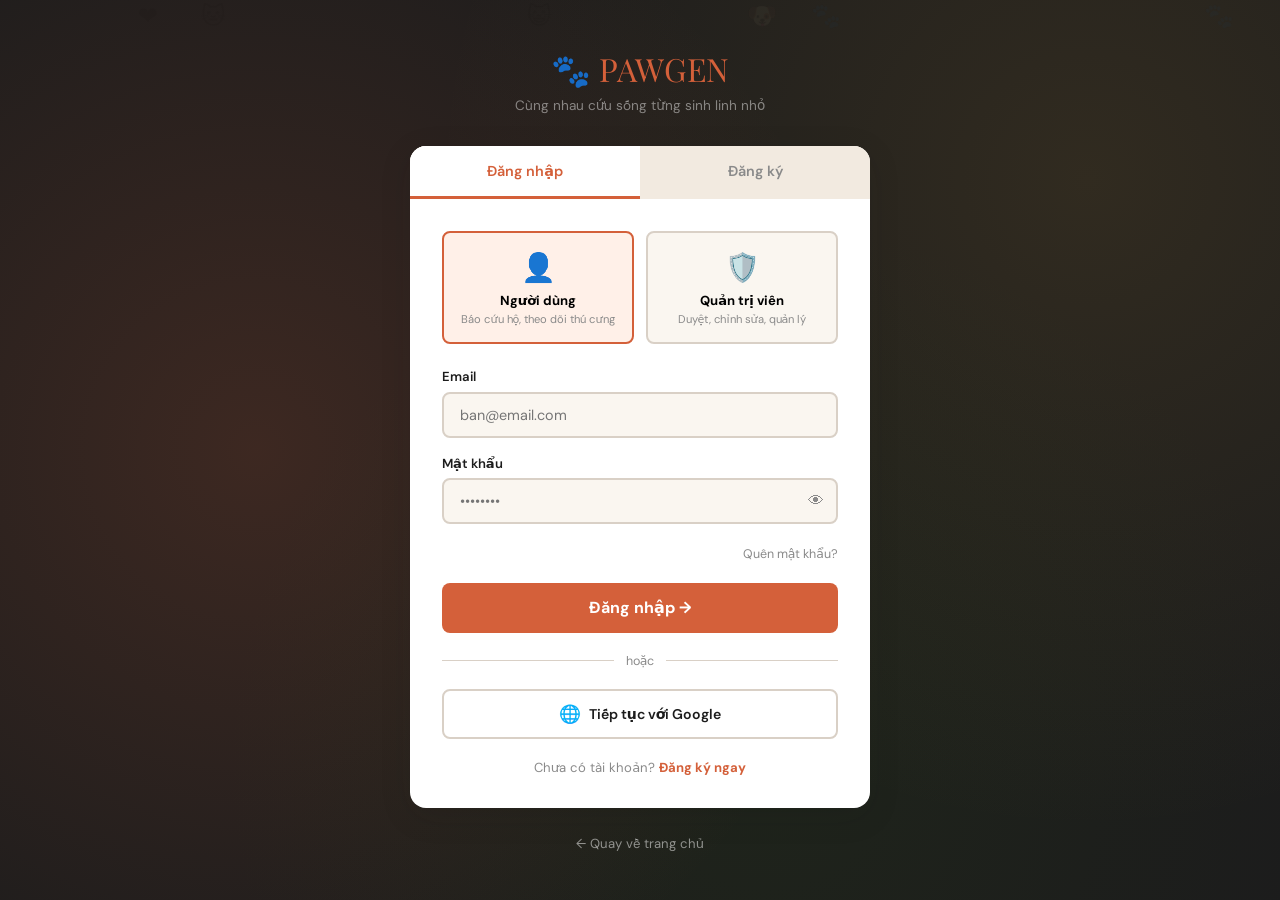
<file: auth.html>
<!DOCTYPE html>
<html lang="vi">
<head>
  <meta charset="UTF-8"/>
  <meta name="viewport" content="width=device-width, initial-scale=1.0"/>
  <title>PAWGEN — Đăng nhập / Đăng ký</title>
  <link href="https://fonts.googleapis.com/css2?family=Playfair+Display:ital,wght@0,700;1,400&family=DM+Sans:wght@300;400;500;600;700&family=Space+Mono:wght@400;700&display=swap" rel="stylesheet">
  <style>
    :root {
      --cream: #FAF6F0;
      --cream-2: #F2EAE0;
      --terracotta: #D4603A;
      --terracotta-dark: #A8452A;
      --forest: #2D5016;
      --forest-light: #4A7A28;
      --gold: #C9973B;
      --charcoal: #1C1C1C;
      --mid-gray: #8A8A8A;
      --light-gray: #D9D0C6;
      --white: #FFFFFF;
      --red: #E83030;
      --green: #2D8A3E;
      --font-body: 'DM Sans', system-ui, sans-serif;
      --font-display: 'Playfair Display', serif;
      --font-mono: 'Space Mono', monospace;
      --radius-sm: 8px;
      --radius-md: 16px;
      --shadow-md: 0 8px 32px rgba(28,28,28,0.12);
      --transition: all 0.25s cubic-bezier(0.4,0,0.2,1);
    }

    *, *::before, *::after { box-sizing: border-box; margin: 0; padding: 0; }
    body {
      font-family: var(--font-body);
      background: var(--charcoal);
      min-height: 100vh;
      display: flex;
      align-items: center;
      justify-content: center;
      padding: 2rem;
      background-image:
        radial-gradient(circle at 20% 50%, rgba(212,96,58,0.18) 0%, transparent 55%),
        radial-gradient(circle at 85% 20%, rgba(201,151,59,0.12) 0%, transparent 50%),
        radial-gradient(circle at 60% 85%, rgba(45,80,22,0.15) 0%, transparent 50%);
    }

    /* floating paws bg */
    .bg-paws { position: fixed; inset: 0; pointer-events: none; z-index: 0; overflow: hidden; }
    .bg-paw { position: absolute; font-size: 1.5rem; opacity: 0.04; animation: floatUp linear infinite; }
    @keyframes floatUp {
      0% { transform: translateY(110vh) rotate(0deg); }
      100% { transform: translateY(-20vh) rotate(360deg); }
    }

    .auth-wrapper {
      position: relative;
      z-index: 1;
      width: 100%;
      max-width: 460px;
    }

    /* Logo */
    .auth-logo {
      text-align: center;
      margin-bottom: 2rem;
    }
    .auth-logo a {
      font-family: var(--font-display);
      font-size: 2rem;
      color: var(--terracotta);
      text-decoration: none;
      display: inline-flex;
      align-items: center;
      gap: 0.5rem;
    }
    .auth-logo p {
      font-size: 0.85rem;
      color: rgba(255,255,255,0.45);
      margin-top: 0.4rem;
    }

    /* Card */
    .auth-card {
      background: var(--white);
      border-radius: var(--radius-md);
      overflow: hidden;
      box-shadow: var(--shadow-md);
      animation: cardIn 0.4s cubic-bezier(0.4,0,0.2,1);
    }
    @keyframes cardIn {
      from { transform: translateY(28px) scale(0.97); opacity: 0; }
      to   { transform: translateY(0) scale(1); opacity: 1; }
    }

    /* Tabs */
    .auth-tabs {
      display: grid;
      grid-template-columns: 1fr 1fr;
      background: var(--cream-2);
    }
    .auth-tab {
      padding: 1rem;
      border: none;
      background: none;
      font-family: var(--font-body);
      font-size: 0.9rem;
      font-weight: 600;
      color: var(--mid-gray);
      cursor: pointer;
      transition: var(--transition);
      border-bottom: 3px solid transparent;
    }
    .auth-tab.active {
      background: var(--white);
      color: var(--terracotta);
      border-bottom-color: var(--terracotta);
    }

    /* Body */
    .auth-body { padding: 2rem; }

    /* Role selector */
    .role-selector {
      display: grid;
      grid-template-columns: 1fr 1fr;
      gap: 0.75rem;
      margin-bottom: 1.5rem;
    }
    .role-opt {
      border: 2px solid var(--light-gray);
      border-radius: var(--radius-sm);
      padding: 1rem 0.75rem;
      text-align: center;
      cursor: pointer;
      transition: var(--transition);
      background: var(--cream);
    }
    .role-opt:hover { border-color: var(--terracotta); }
    .role-opt.selected {
      border-color: var(--terracotta);
      background: #FFF0E8;
    }
    .role-opt.selected.admin-role {
      border-color: var(--forest);
      background: #EDF5E8;
    }
    .role-icon { font-size: 1.75rem; margin-bottom: 0.4rem; }
    .role-name { font-size: 0.82rem; font-weight: 700; }
    .role-desc { font-size: 0.7rem; color: var(--mid-gray); margin-top: 0.2rem; }

    /* Form groups */
    .fgroup { margin-bottom: 1.1rem; }
    .fgroup label {
      display: block;
      font-size: 0.82rem;
      font-weight: 600;
      margin-bottom: 0.4rem;
      color: var(--charcoal);
    }
    .fgroup input {
      width: 100%;
      padding: 0.75rem 1rem;
      border: 2px solid var(--light-gray);
      border-radius: var(--radius-sm);
      font-family: var(--font-body);
      font-size: 0.9rem;
      background: var(--cream);
      color: var(--charcoal);
      outline: none;
      transition: var(--transition);
    }
    .fgroup input:focus {
      border-color: var(--terracotta);
      background: var(--white);
    }
    .fgroup input.admin-focus:focus { border-color: var(--forest); }

    .input-wrap { position: relative; }
    .toggle-pw {
      position: absolute;
      right: 0.875rem; top: 50%;
      transform: translateY(-50%);
      background: none; border: none;
      font-size: 1rem; cursor: pointer;
      color: var(--mid-gray);
      transition: var(--transition);
    }
    .toggle-pw:hover { color: var(--charcoal); }

    /* Admin hint */
    .admin-hint {
      display: none;
      background: #EDF5E8;
      border: 1px solid #B8D8A0;
      border-radius: var(--radius-sm);
      padding: 0.6rem 0.875rem;
      font-size: 0.78rem;
      color: var(--forest);
      margin-bottom: 1rem;
    }
    .admin-hint.show { display: flex; align-items: center; gap: 0.5rem; }

    /* Submit */
    .btn-auth {
      width: 100%;
      padding: 0.9rem;
      border: none;
      border-radius: var(--radius-sm);
      font-family: var(--font-body);
      font-size: 1rem;
      font-weight: 700;
      cursor: pointer;
      transition: var(--transition);
      margin-top: 0.5rem;
    }
    .btn-auth.user-btn {
      background: var(--terracotta);
      color: var(--white);
    }
    .btn-auth.user-btn:hover { background: var(--terracotta-dark); transform: translateY(-1px); box-shadow: 0 6px 20px rgba(212,96,58,0.3); }
    .btn-auth.admin-btn {
      background: var(--forest);
      color: var(--white);
    }
    .btn-auth.admin-btn:hover { background: var(--forest-light); transform: translateY(-1px); box-shadow: 0 6px 20px rgba(45,80,22,0.3); }

    /* Divider */
    .divider {
      display: flex;
      align-items: center;
      gap: 0.75rem;
      margin: 1.25rem 0;
      color: var(--mid-gray);
      font-size: 0.78rem;
    }
    .divider::before, .divider::after {
      content: '';
      flex: 1;
      height: 1px;
      background: var(--light-gray);
    }

    /* Google btn */
    .btn-google {
      width: 100%;
      padding: 0.75rem;
      border: 2px solid var(--light-gray);
      border-radius: var(--radius-sm);
      background: var(--white);
      font-family: var(--font-body);
      font-size: 0.88rem;
      font-weight: 600;
      color: var(--charcoal);
      cursor: pointer;
      transition: var(--transition);
      display: flex;
      align-items: center;
      justify-content: center;
      gap: 0.5rem;
    }
    .btn-google:hover { border-color: var(--terracotta); background: var(--cream); }

    /* Error / success */
    .auth-msg {
      display: none;
      padding: 0.65rem 0.875rem;
      border-radius: var(--radius-sm);
      font-size: 0.82rem;
      font-weight: 500;
      margin-top: 0.75rem;
      text-align: center;
    }
    .auth-msg.error { display: block; background: #FFEAEA; color: var(--red); }
    .auth-msg.success { display: block; background: #E8F5E9; color: var(--green); }

    /* Terms */
    .terms-note {
      font-size: 0.72rem;
      color: var(--mid-gray);
      text-align: center;
      margin-top: 1rem;
      line-height: 1.6;
    }
    .terms-note a { color: var(--terracotta); text-decoration: none; }

    /* Back link */
    .back-link {
      text-align: center;
      margin-top: 1.5rem;
    }
    .back-link a {
      color: rgba(255,255,255,0.5);
      font-size: 0.82rem;
      text-decoration: none;
      transition: var(--transition);
    }
    .back-link a:hover { color: rgba(255,255,255,0.85); }

    /* Already have account */
    .switch-note {
      text-align: center;
      font-size: 0.82rem;
      color: var(--mid-gray);
      margin-top: 1.25rem;
    }
    .switch-note button {
      background: none;
      border: none;
      color: var(--terracotta);
      font-weight: 700;
      cursor: pointer;
      font-family: var(--font-body);
      font-size: 0.82rem;
    }

    /* Panel hidden */
    .auth-panel { display: none; }
    .auth-panel.active { display: block; }

    /* Password strength */
    .pw-strength { margin-top: 0.4rem; display: flex; gap: 3px; }
    .pw-bar { height: 3px; flex: 1; border-radius: 2px; background: var(--light-gray); transition: var(--transition); }
    .pw-label { font-size: 0.7rem; color: var(--mid-gray); margin-top: 0.2rem; }

    /* Profile pill in nav (injected) */
    .user-pill {
      display: inline-flex;
      align-items: center;
      gap: 0.5rem;
      padding: 0.35rem 0.875rem 0.35rem 0.5rem;
      background: var(--cream-2);
      border: 1.5px solid var(--light-gray);
      border-radius: 30px;
      font-size: 0.82rem;
      font-weight: 600;
      cursor: pointer;
      transition: var(--transition);
      text-decoration: none;
      color: var(--charcoal);
    }
    .user-pill:hover { border-color: var(--terracotta); }
    .user-avatar { width: 24px; height: 24px; border-radius: 50%; background: var(--terracotta); display: flex; align-items: center; justify-content: center; font-size: 0.75rem; color: #fff; }

    @media (max-width: 500px) {
      body { padding: 1rem; }
      .auth-body { padding: 1.5rem; }
    }
  </style>
</head>
<body>

  <div class="bg-paws" id="bgPaws"></div>

  <div class="auth-wrapper">
    <div class="auth-logo">
      <a href="index.html">🐾 PAWGEN</a>
      <p>Cùng nhau cứu sống từng sinh linh nhỏ</p>
    </div>

    <div class="auth-card">
      <!-- TABS -->
      <div class="auth-tabs">
        <button class="auth-tab active" id="tabLogin" onclick="switchTab('login')">Đăng nhập</button>
        <button class="auth-tab" id="tabRegister" onclick="switchTab('register')">Đăng ký</button>
      </div>

      <div class="auth-body">

        <!-- ===== LOGIN PANEL ===== -->
        <div class="auth-panel active" id="panelLogin">
          <div class="role-selector" id="loginRoles">
            <div class="role-opt selected" id="roleUserLogin" onclick="selectRole('login','user')">
              <div class="role-icon">👤</div>
              <div class="role-name">Người dùng</div>
              <div class="role-desc">Báo cứu hộ, theo dõi thú cưng</div>
            </div>
            <div class="role-opt admin-role" id="roleAdminLogin" onclick="selectRole('login','admin')">
              <div class="role-icon">🛡️</div>
              <div class="role-name">Quản trị viên</div>
              <div class="role-desc">Duyệt, chỉnh sửa, quản lý</div>
            </div>
          </div>

          <div class="admin-hint" id="adminHintLogin">
            🛡️ Tài khoản admin: <strong>admin@pawgen.vn</strong> / <strong>pawgen123</strong>
          </div>

          <form id="loginForm" onsubmit="handleLogin(event)">
            <div class="fgroup">
              <label>Email</label>
              <input type="email" id="loginEmail" placeholder="ban@email.com" required autocomplete="email"/>
            </div>
            <div class="fgroup">
              <label>Mật khẩu</label>
              <div class="input-wrap">
                <input type="password" id="loginPassword" placeholder="••••••••" required/>
                <button type="button" class="toggle-pw" onclick="togglePw('loginPassword', this)">👁</button>
              </div>
            </div>
            <div style="text-align:right;margin-bottom:0.75rem">
              <button type="button" onclick="showMsg('loginMsg','Tính năng đang phát triển! Liên hệ admin@pawgen.vn','error')" style="background:none;border:none;font-size:0.78rem;color:var(--mid-gray);cursor:pointer;font-family:var(--font-body)">Quên mật khẩu?</button>
            </div>
            <button type="submit" class="btn-auth user-btn" id="loginBtn">Đăng nhập →</button>
            <div class="auth-msg" id="loginMsg"></div>
          </form>

          <div class="divider">hoặc</div>
          <button class="btn-google" onclick="handleGoogleLogin()">
            <span style="font-size:1.1rem">🌐</span> Tiếp tục với Google
          </button>

          <div class="switch-note">
            Chưa có tài khoản? <button onclick="switchTab('register')">Đăng ký ngay</button>
          </div>
        </div>

        <!-- ===== REGISTER PANEL ===== -->
        <div class="auth-panel" id="panelRegister">
          <div class="role-selector">
            <div class="role-opt selected" id="roleUserReg" onclick="selectRole('register','user')">
              <div class="role-icon">🐾</div>
              <div class="role-name">Cộng đồng</div>
              <div class="role-desc">Báo cứu hộ, donate, nhận nuôi</div>
            </div>
            <div class="role-opt" id="roleFosterReg" onclick="selectRole('register','foster')">
              <div class="role-icon">🏠</div>
              <div class="role-name">Foster / TNV</div>
              <div class="role-desc">Nuôi tạm, tình nguyện viên</div>
            </div>
          </div>

          <form id="registerForm" onsubmit="handleRegister(event)">
            <div style="display:grid;grid-template-columns:1fr 1fr;gap:0.75rem">
              <div class="fgroup">
                <label>Họ tên *</label>
                <input type="text" id="regName" placeholder="Nguyễn Văn A" required/>
              </div>
              <div class="fgroup">
                <label>Số điện thoại</label>
                <input type="tel" id="regPhone" placeholder="0901 234 567"/>
              </div>
            </div>
            <div class="fgroup">
              <label>Email *</label>
              <input type="email" id="regEmail" placeholder="ban@email.com" required/>
            </div>
            <div class="fgroup" id="locationGroup">
              <label>Quận / Khu vực</label>
              <input type="text" id="regLocation" placeholder="VD: Quận 10, TP.HCM"/>
            </div>
            <div class="fgroup">
              <label>Mật khẩu *</label>
              <div class="input-wrap">
                <input type="password" id="regPassword" placeholder="Tối thiểu 6 ký tự" required oninput="checkStrength(this.value)"/>
                <button type="button" class="toggle-pw" onclick="togglePw('regPassword', this)">👁</button>
              </div>
              <div class="pw-strength" id="pwStrength">
                <div class="pw-bar" id="bar1"></div>
                <div class="pw-bar" id="bar2"></div>
                <div class="pw-bar" id="bar3"></div>
                <div class="pw-bar" id="bar4"></div>
              </div>
              <div class="pw-label" id="pwLabel"></div>
            </div>
            <div class="fgroup">
              <label>Xác nhận mật khẩu *</label>
              <div class="input-wrap">
                <input type="password" id="regConfirm" placeholder="Nhập lại mật khẩu" required/>
                <button type="button" class="toggle-pw" onclick="togglePw('regConfirm', this)">👁</button>
              </div>
            </div>
            <button type="submit" class="btn-auth user-btn">Tạo tài khoản 🐾</button>
            <div class="auth-msg" id="registerMsg"></div>
          </form>

          <p class="terms-note">
            Bằng cách đăng ký, bạn đồng ý với <a href="#">Điều khoản dịch vụ</a> và <a href="#">Chính sách bảo mật</a> của PAWGEN.
          </p>

          <div class="switch-note">
            Đã có tài khoản? <button onclick="switchTab('login')">Đăng nhập</button>
          </div>
        </div>

      </div>
    </div>

    <div class="back-link">
      <a href="index.html">← Quay về trang chủ</a>
    </div>
  </div>

  <script>
    // ===== FLOATING PAWS =====
    const container = document.getElementById("bgPaws");
    ["🐾","🐱","🐶","❤️","🐾","😺"].forEach((p, i) => {
      const el = document.createElement("div");
      el.className = "bg-paw";
      el.textContent = p;
      el.style.left = `${Math.random() * 100}%`;
      el.style.animationDuration = `${10 + Math.random() * 15}s`;
      el.style.animationDelay = `${Math.random() * 20}s`;
      container.appendChild(el);
    });

    // ===== STATE =====
    let currentTab = "login";
    let loginRole = "user";   // user | admin
    let registerRole = "user"; // user | foster

    const USERS_KEY = "pawgen_users";
    const SESSION_KEY = "pawgen_session";

    // Seed admin account
    function getUsers() {
      try {
        const stored = JSON.parse(localStorage.getItem(USERS_KEY) || "[]");
        // Always ensure admin exists
        if (!stored.find(u => u.email === "admin@pawgen.vn")) {
          stored.push({ name: "Admin PAWGEN", email: "admin@pawgen.vn", password: "pawgen123", role: "admin", phone: "", location: "", joined: new Date().toLocaleDateString("vi-VN") });
          localStorage.setItem(USERS_KEY, JSON.stringify(stored));
        }
        return stored;
      } catch { return []; }
    }

    function saveUsers(users) { localStorage.setItem(USERS_KEY, JSON.stringify(users)); }
    function saveSession(user) { localStorage.setItem(SESSION_KEY, JSON.stringify(user)); }
    function getSession() { try { return JSON.parse(localStorage.getItem(SESSION_KEY)); } catch { return null; } }

    // Auto-redirect if already logged in
    const session = getSession();
    if (session) {
      if (session.role === "admin") window.location.href = "admin.html";
      else window.location.href = "index.html";
    }

    // ===== TABS =====
    function switchTab(tab) {
      currentTab = tab;
      document.getElementById("tabLogin").classList.toggle("active", tab === "login");
      document.getElementById("tabRegister").classList.toggle("active", tab === "register");
      document.getElementById("panelLogin").classList.toggle("active", tab === "login");
      document.getElementById("panelRegister").classList.toggle("active", tab === "register");
    }

    // ===== ROLE SELECT =====
    function selectRole(panel, role) {
      if (panel === "login") {
        loginRole = role;
        document.getElementById("roleUserLogin").classList.toggle("selected", role === "user");
        document.getElementById("roleAdminLogin").classList.toggle("selected", role === "admin");
        document.getElementById("adminHintLogin").classList.toggle("show", role === "admin");
        const btn = document.getElementById("loginBtn");
        btn.className = role === "admin" ? "btn-auth admin-btn" : "btn-auth user-btn";
        btn.textContent = role === "admin" ? "🛡️ Vào trang quản trị →" : "Đăng nhập →";
      } else {
        registerRole = role;
        document.getElementById("roleUserReg").classList.toggle("selected", role === "user");
        document.getElementById("roleFosterReg").classList.toggle("selected", role === "foster");
      }
    }

    // ===== LOGIN =====
    function handleLogin(e) {
      e.preventDefault();
      const email = document.getElementById("loginEmail").value.trim().toLowerCase();
      const password = document.getElementById("loginPassword").value;
      const users = getUsers();
      const user = users.find(u => u.email === email && u.password === password);

      if (!user) {
        showMsg("loginMsg", "❌ Email hoặc mật khẩu không đúng!", "error");
        return;
      }

      if (loginRole === "admin" && user.role !== "admin") {
        showMsg("loginMsg", "❌ Tài khoản này không có quyền admin!", "error");
        return;
      }

      if (loginRole === "user" && user.role === "admin") {
        // Admin can also login as user but redirect to admin
      }

      saveSession(user);
      showMsg("loginMsg", `✅ Xin chào ${user.name}! Đang chuyển hướng...`, "success");

      setTimeout(() => {
        if (user.role === "admin") window.location.href = "admin.html";
        else window.location.href = "index.html";
      }, 1000);
    }

    // ===== REGISTER =====
    function handleRegister(e) {
      e.preventDefault();
      const name = document.getElementById("regName").value.trim();
      const email = document.getElementById("regEmail").value.trim().toLowerCase();
      const phone = document.getElementById("regPhone").value.trim();
      const location = document.getElementById("regLocation").value.trim();
      const password = document.getElementById("regPassword").value;
      const confirm = document.getElementById("regConfirm").value;

      if (password.length < 6) { showMsg("registerMsg", "❌ Mật khẩu phải có ít nhất 6 ký tự!", "error"); return; }
      if (password !== confirm) { showMsg("registerMsg", "❌ Mật khẩu xác nhận không khớp!", "error"); return; }

      const users = getUsers();
      if (users.find(u => u.email === email)) {
        showMsg("registerMsg", "❌ Email này đã được đăng ký!", "error");
        return;
      }

      const newUser = {
        name, email, password,
        phone, location,
        role: registerRole, // user | foster
        joined: new Date().toLocaleDateString("vi-VN"),
        reports: [], // rescue reports
        avatar: name.charAt(0).toUpperCase()
      };

      users.push(newUser);
      saveUsers(users);
      saveSession(newUser);

      showMsg("registerMsg", `✅ Tạo tài khoản thành công! Chào mừng ${name}!`, "success");
      setTimeout(() => window.location.href = "index.html", 1200);
    }

    // ===== GOOGLE (demo) =====
    function handleGoogleLogin() {
      const demoUser = {
        name: "Người dùng Google",
        email: `google_${Date.now()}@gmail.com`,
        role: "user",
        phone: "",
        location: "",
        avatar: "G",
        joined: new Date().toLocaleDateString("vi-VN")
      };
      saveSession(demoUser);
      showMsg("loginMsg", "✅ Đăng nhập Google thành công! Đang chuyển hướng...", "success");
      setTimeout(() => window.location.href = "index.html", 1000);
    }

    // ===== UTILS =====
    function togglePw(id, btn) {
      const input = document.getElementById(id);
      if (input.type === "password") { input.type = "text"; btn.textContent = "🙈"; }
      else { input.type = "password"; btn.textContent = "👁"; }
    }

    function showMsg(id, msg, type) {
      const el = document.getElementById(id);
      el.textContent = msg;
      el.className = "auth-msg " + type;
      setTimeout(() => el.className = "auth-msg", 4000);
    }

    function checkStrength(pw) {
      let score = 0;
      if (pw.length >= 6) score++;
      if (pw.length >= 10) score++;
      if (/[A-Z]/.test(pw) || /[0-9]/.test(pw)) score++;
      if (/[^A-Za-z0-9]/.test(pw)) score++;

      const colors = ["","#E83030","#E8A620","#C9973B","#2D8A3E"];
      const labels = ["","Yếu","Trung bình","Tốt","Mạnh"];
      for (let i = 1; i <= 4; i++) {
        document.getElementById(`bar${i}`).style.background = i <= score ? colors[score] : "var(--light-gray)";
      }
      document.getElementById("pwLabel").textContent = pw ? labels[score] : "";
      document.getElementById("pwLabel").style.color = colors[score];
    }

    // Init
    getUsers(); // ensure admin seeded
  </script>
</body>
</html>
</file>
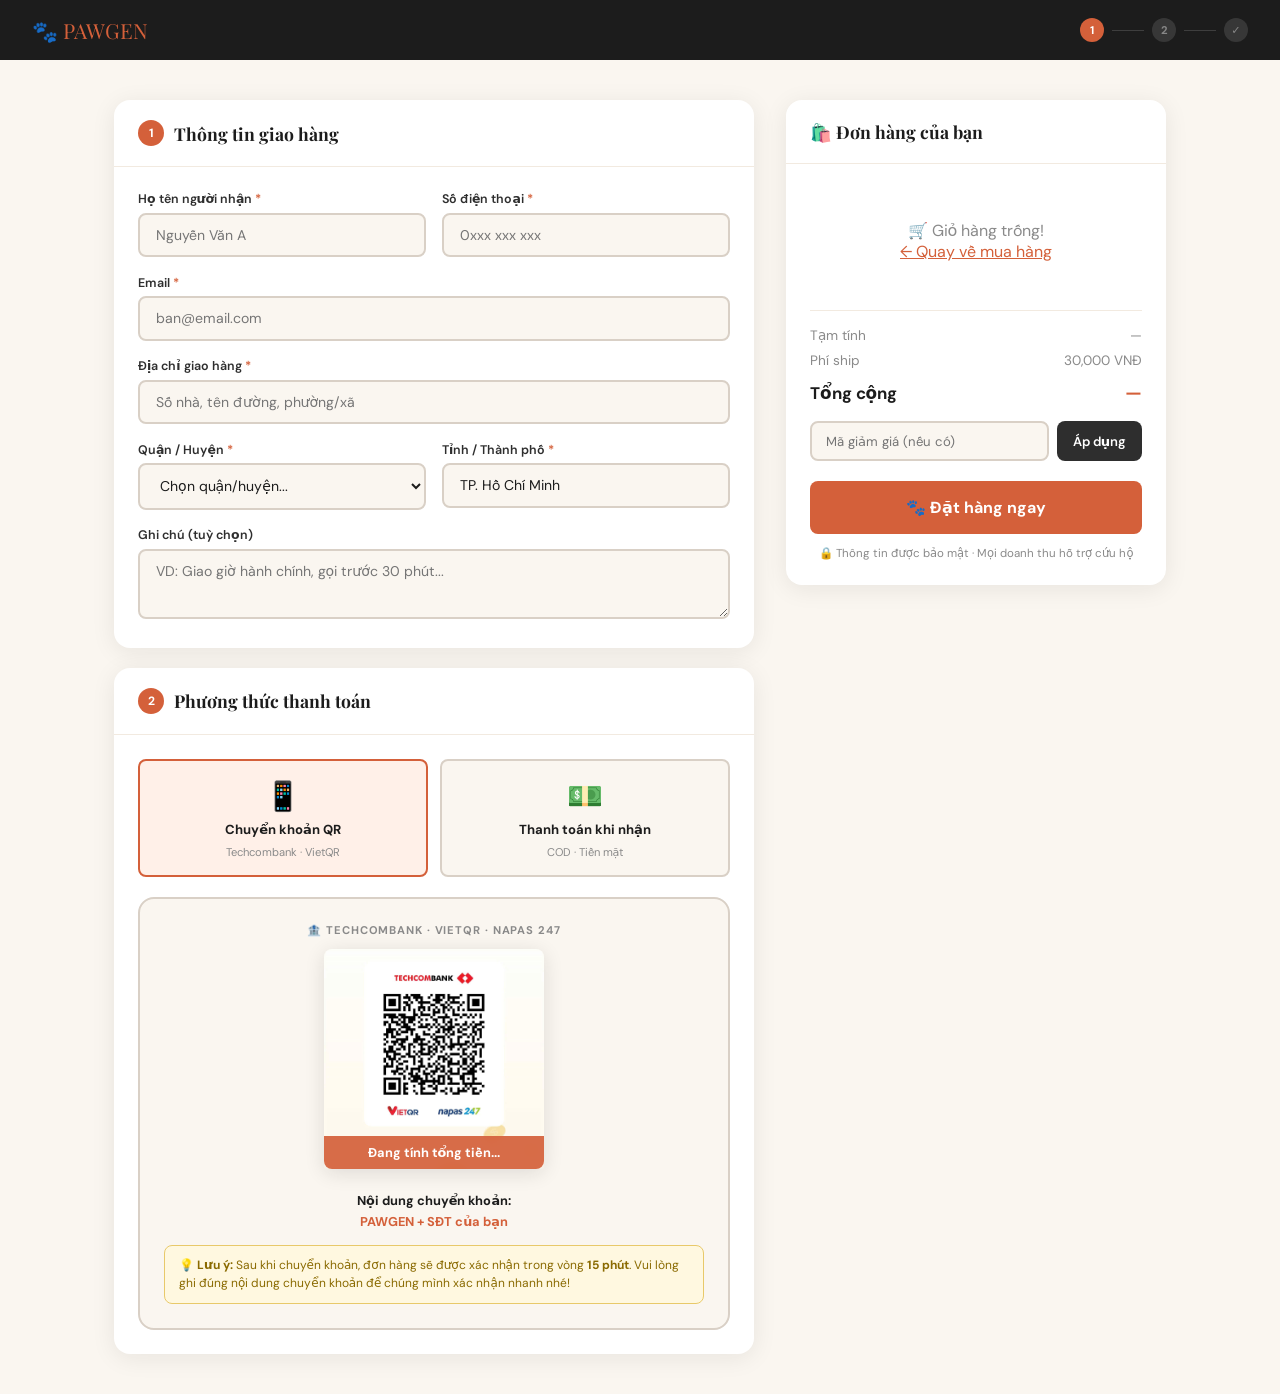
<file: checkout.html>
<!DOCTYPE html>
<html lang="vi">
<head>
  <meta charset="UTF-8"/>
  <meta name="viewport" content="width=device-width, initial-scale=1.0"/>
  <title>PAWGEN — Thanh toán</title>
  <link href="https://fonts.googleapis.com/css2?family=Playfair+Display:ital,wght@0,700;1,400&family=DM+Sans:wght@300;400;500;600;700&display=swap" rel="stylesheet">
  <style>
    :root {
      --cream: #FAF6F0;
      --cream2: #F2EAE0;
      --terra: #D4603A;
      --terra-dk: #A8452A;
      --terra-lt: #E8845F;
      --forest: #2D5016;
      --forest-lt: #4A7A28;
      --char: #1C1C1C;
      --char2: #2E2E2E;
      --mgray: #8A8A8A;
      --lgray: #D9D0C6;
      --white: #FFFFFF;
      --red: #E83030;
      --green: #2D8A3E;
      --gold: #C9973B;
      --font: 'DM Sans', system-ui, sans-serif;
      --display: 'Playfair Display', serif;
      --rm: 8px;
      --rml: 16px;
      --rmlg: 24px;
    }
    *, *::before, *::after { box-sizing: border-box; margin: 0; padding: 0; }
    html { scroll-behavior: smooth; }

    body {
      font-family: var(--font);
      background: var(--cream);
      color: var(--char);
      min-height: 100vh;
    }

    /* TOP BAR */
    .topbar {
      background: var(--char);
      padding: 0 2rem;
      height: 60px;
      display: flex;
      align-items: center;
      justify-content: space-between;
      position: sticky;
      top: 0;
      z-index: 100;
    }
    .topbar-logo {
      font-family: var(--display);
      font-size: 1.3rem;
      color: var(--terra);
      text-decoration: none;
      display: flex;
      align-items: center;
      gap: .4rem;
    }
    .topbar-step {
      display: flex;
      align-items: center;
      gap: .5rem;
      font-size: .78rem;
      color: rgba(255,255,255,.4);
    }
    .step-dot {
      width: 24px; height: 24px;
      border-radius: 50%;
      background: rgba(255,255,255,.12);
      display: flex; align-items: center; justify-content: center;
      font-size: .7rem;
      font-weight: 700;
      transition: all .3s;
    }
    .step-dot.active { background: var(--terra); color: #fff; }
    .step-dot.done { background: var(--green); color: #fff; }
    .step-line { width: 32px; height: 1px; background: rgba(255,255,255,.15); }

    /* LAYOUT */
    .page {
      max-width: 1100px;
      margin: 0 auto;
      padding: 2.5rem 1.5rem;
      display: grid;
      grid-template-columns: 1fr 380px;
      gap: 2rem;
      align-items: start;
    }

    /* CARD */
    .card {
      background: var(--white);
      border-radius: var(--rml);
      box-shadow: 0 4px 24px rgba(28,28,28,.08);
      overflow: hidden;
    }
    .card-head {
      padding: 1.25rem 1.5rem;
      border-bottom: 1px solid var(--cream2);
      display: flex;
      align-items: center;
      gap: .6rem;
    }
    .card-head h2 {
      font-family: var(--display);
      font-size: 1.1rem;
      font-weight: 700;
    }
    .card-head .step-num {
      width: 26px; height: 26px;
      border-radius: 50%;
      background: var(--terra);
      color: #fff;
      font-size: .75rem;
      font-weight: 700;
      display: flex; align-items: center; justify-content: center;
      flex-shrink: 0;
    }
    .card-body { padding: 1.5rem; }

    /* FORM */
    .frow { display: grid; grid-template-columns: 1fr 1fr; gap: 1rem; }
    .fgroup { margin-bottom: 1.1rem; }
    .fgroup:last-child { margin-bottom: 0; }
    .fgroup label {
      display: block;
      font-size: .78rem;
      font-weight: 600;
      margin-bottom: .35rem;
      color: var(--char2);
    }
    .fgroup label span { color: var(--terra); }
    .fgroup input, .fgroup select, .fgroup textarea {
      width: 100%;
      padding: .7rem 1rem;
      border: 2px solid var(--lgray);
      border-radius: var(--rm);
      font-family: var(--font);
      font-size: .88rem;
      background: var(--cream);
      color: var(--char);
      outline: none;
      transition: all .2s;
    }
    .fgroup input:focus, .fgroup select:focus, .fgroup textarea:focus {
      border-color: var(--terra);
      background: var(--white);
    }
    .fgroup textarea { resize: vertical; min-height: 70px; }

    /* PAYMENT OPTIONS */
    .pay-opts {
      display: grid;
      grid-template-columns: 1fr 1fr;
      gap: .75rem;
      margin-bottom: 1.25rem;
    }
    .pay-opt {
      border: 2px solid var(--lgray);
      border-radius: var(--rm);
      padding: 1rem;
      cursor: pointer;
      transition: all .2s;
      display: flex;
      flex-direction: column;
      align-items: center;
      gap: .4rem;
      text-align: center;
      background: var(--cream);
    }
    .pay-opt:hover { border-color: var(--terra-lt); }
    .pay-opt.selected { border-color: var(--terra); background: #FFF0E8; }
    .pay-opt input { display: none; }
    .pay-icon { font-size: 1.8rem; }
    .pay-name { font-size: .82rem; font-weight: 700; }
    .pay-desc { font-size: .7rem; color: var(--mgray); }

    /* QR PANEL */
    .qr-panel {
      display: none;
      border: 2px solid var(--lgray);
      border-radius: var(--rml);
      padding: 1.5rem;
      background: var(--cream);
      text-align: center;
      animation: fadeIn .3s ease;
    }
    .qr-panel.show { display: block; }
    @keyframes fadeIn { from { opacity: 0; transform: translateY(8px); } to { opacity: 1; transform: none; } }

    .qr-bank {
      font-size: .7rem;
      font-weight: 700;
      color: var(--mgray);
      letter-spacing: .08em;
      text-transform: uppercase;
      margin-bottom: .75rem;
    }
    .qr-img-wrap {
      position: relative;
      display: inline-block;
      border-radius: var(--rm);
      overflow: hidden;
      box-shadow: 0 4px 20px rgba(28,28,28,.12);
    }
    .qr-img { width: 220px; height: 220px; object-fit: cover; display: block; }

    .qr-amount-badge {
      position: absolute;
      bottom: 0; left: 0; right: 0;
      background: rgba(212,96,58,.92);
      color: #fff;
      font-size: .8rem;
      font-weight: 700;
      padding: .5rem;
      backdrop-filter: blur(4px);
    }

    .qr-info {
      margin-top: 1rem;
      font-size: .8rem;
      line-height: 1.7;
    }
    .qr-info strong { color: var(--char); }
    .qr-note {
      margin-top: .75rem;
      background: #FFF8E0;
      border: 1px solid #E8C96A;
      border-radius: var(--rm);
      padding: .6rem .875rem;
      font-size: .75rem;
      color: #8A6A00;
      text-align: left;
      line-height: 1.55;
    }

    /* COD PANEL */
    .cod-panel {
      display: none;
      border: 2px solid var(--lgray);
      border-radius: var(--rml);
      padding: 1.25rem;
      background: var(--cream);
      animation: fadeIn .3s ease;
    }
    .cod-panel.show { display: block; }
    .cod-steps { list-style: none; counter-reset: c; }
    .cod-steps li {
      counter-increment: c;
      display: flex;
      align-items: flex-start;
      gap: .75rem;
      margin-bottom: .75rem;
      font-size: .83rem;
    }
    .cod-steps li::before {
      content: counter(c);
      width: 22px; height: 22px;
      border-radius: 50%;
      background: var(--forest);
      color: #fff;
      font-size: .7rem;
      font-weight: 700;
      display: flex; align-items: center; justify-content: center;
      flex-shrink: 0;
      margin-top: .05rem;
    }

    /* ORDER SUMMARY */
    .summary-item {
      display: flex;
      align-items: center;
      gap: .875rem;
      padding: .875rem 0;
      border-bottom: 1px solid var(--cream2);
    }
    .summary-item:last-of-type { border-bottom: none; }
    .sum-emoji {
      width: 48px; height: 48px;
      border-radius: var(--rm);
      display: flex; align-items: center; justify-content: center;
      font-size: 1.6rem;
      flex-shrink: 0;
    }
    .sum-name { font-size: .88rem; font-weight: 600; flex: 1; }
    .sum-qty { font-size: .78rem; color: var(--mgray); }
    .sum-price { font-size: .9rem; font-weight: 700; color: var(--terra); white-space: nowrap; }

    .divider { height: 1px; background: var(--cream2); margin: 1rem 0; }

    .total-row {
      display: flex;
      justify-content: space-between;
      align-items: center;
      font-size: .85rem;
      margin-bottom: .5rem;
      color: var(--mgray);
    }
    .total-row.grand {
      font-size: 1.05rem;
      font-weight: 700;
      color: var(--char);
      margin-top: .75rem;
    }
    .total-row.grand .val { color: var(--terra); font-size: 1.15rem; }

    /* PROMO */
    .promo-row {
      display: flex;
      gap: .5rem;
      margin-top: 1rem;
    }
    .promo-row input {
      flex: 1;
      padding: .6rem .875rem;
      border: 2px solid var(--lgray);
      border-radius: var(--rm);
      font-family: var(--font);
      font-size: .82rem;
      background: var(--cream);
      outline: none;
      transition: all .2s;
    }
    .promo-row input:focus { border-color: var(--terra); }
    .promo-row button {
      padding: .6rem 1rem;
      background: var(--char2);
      color: #fff;
      border: none;
      border-radius: var(--rm);
      font-family: var(--font);
      font-size: .82rem;
      font-weight: 600;
      cursor: pointer;
      white-space: nowrap;
      transition: all .2s;
    }
    .promo-row button:hover { background: var(--char); }

    /* SUBMIT */
    .btn-submit {
      display: block;
      width: 100%;
      padding: 1rem;
      background: var(--terra);
      color: #fff;
      border: none;
      border-radius: var(--rm);
      font-family: var(--font);
      font-size: 1rem;
      font-weight: 700;
      cursor: pointer;
      margin-top: 1.25rem;
      transition: all .25s;
      position: relative;
      overflow: hidden;
    }
    .btn-submit:hover { background: var(--terra-dk); transform: translateY(-1px); box-shadow: 0 6px 20px rgba(212,96,58,.35); }
    .btn-submit:active { transform: translateY(0); }

    .secure-note {
      display: flex;
      align-items: center;
      justify-content: center;
      gap: .4rem;
      font-size: .72rem;
      color: var(--mgray);
      margin-top: .75rem;
    }

    /* SUCCESS */
    .success-screen {
      display: none;
      text-align: center;
      padding: 3rem 2rem;
    }
    .success-screen.show { display: block; }
    .success-icon {
      width: 80px; height: 80px;
      background: #E8F5E9;
      border-radius: 50%;
      display: flex; align-items: center; justify-content: center;
      font-size: 2.5rem;
      margin: 0 auto 1.25rem;
      animation: popIn .5s cubic-bezier(.17,.67,.32,1.3);
    }
    @keyframes popIn { from { transform: scale(0); } to { transform: scale(1); } }
    .success-screen h2 {
      font-family: var(--display);
      font-size: 1.6rem;
      margin-bottom: .5rem;
    }
    .success-screen p { color: var(--mgray); font-size: .88rem; line-height: 1.6; }
    .order-id {
      display: inline-block;
      margin-top: 1rem;
      padding: .5rem 1.25rem;
      background: var(--cream2);
      border-radius: 30px;
      font-size: .8rem;
      font-weight: 700;
      color: var(--char2);
      letter-spacing: .04em;
    }
    .btn-back {
      display: inline-block;
      margin-top: 1.5rem;
      padding: .8rem 2rem;
      background: var(--terra);
      color: #fff;
      border-radius: var(--rm);
      font-weight: 700;
      text-decoration: none;
      transition: all .2s;
    }
    .btn-back:hover { background: var(--terra-dk); }

    /* RESPONSIVE */
    @media (max-width: 800px) {
      .page { grid-template-columns: 1fr; }
      .frow { grid-template-columns: 1fr; }
      .pay-opts { grid-template-columns: 1fr 1fr; }
    }
    @media (max-width: 480px) {
      .topbar { padding: 0 1rem; }
      .page { padding: 1.25rem 1rem; }
    }
  </style>
</head>
<body>

<!-- TOP BAR -->
<header class="topbar">
  <a class="topbar-logo" href="index.html">🐾 PAWGEN</a>
  <div class="topbar-step">
    <div class="step-dot active" id="sd1">1</div>
    <div class="step-line"></div>
    <div class="step-dot" id="sd2">2</div>
    <div class="step-line"></div>
    <div class="step-dot" id="sd3">✓</div>
  </div>
</header>

<div class="page" id="mainPage">

  <!-- LEFT: FORM -->
  <div>

    <!-- THÔNG TIN NGƯỜI NHẬN -->
    <div class="card" style="margin-bottom:1.25rem">
      <div class="card-head">
        <div class="step-num">1</div>
        <h2>Thông tin giao hàng</h2>
      </div>
      <div class="card-body">
        <div class="frow">
          <div class="fgroup">
            <label>Họ tên người nhận <span>*</span></label>
            <input type="text" id="fullName" placeholder="Nguyễn Văn A" autocomplete="name"/>
          </div>
          <div class="fgroup">
            <label>Số điện thoại <span>*</span></label>
            <input type="tel" id="phone" placeholder="0xxx xxx xxx" autocomplete="tel"/>
          </div>
        </div>
        <div class="fgroup">
          <label>Email <span>*</span></label>
          <input type="email" id="email" placeholder="ban@email.com" autocomplete="email"/>
        </div>
        <div class="fgroup">
          <label>Địa chỉ giao hàng <span>*</span></label>
          <input type="text" id="address" placeholder="Số nhà, tên đường, phường/xã" autocomplete="street-address"/>
        </div>
        <div class="frow">
          <div class="fgroup">
            <label>Quận / Huyện <span>*</span></label>
            <select id="district">
              <option value="">Chọn quận/huyện...</option>
              <option>Quận 1</option><option>Quận 2</option><option>Quận 3</option>
              <option>Quận 4</option><option>Quận 5</option><option>Quận 6</option>
              <option>Quận 7</option><option>Quận 8</option><option>Quận 9</option>
              <option>Quận 10</option><option>Quận 11</option><option>Quận 12</option>
              <option>Bình Thạnh</option><option>Gò Vấp</option><option>Phú Nhuận</option>
              <option>Tân Bình</option><option>Tân Phú</option><option>Thủ Đức</option>
              <option>Bình Chánh</option><option>Củ Chi</option><option>Hóc Môn</option>
              <option>Nhà Bè</option><option>Cần Giờ</option>
              <option>Tỉnh/Thành khác</option>
            </select>
          </div>
          <div class="fgroup">
            <label>Tỉnh / Thành phố <span>*</span></label>
            <input type="text" id="city" placeholder="TP. Hồ Chí Minh" value="TP. Hồ Chí Minh"/>
          </div>
        </div>
        <div class="fgroup">
          <label>Ghi chú (tuỳ chọn)</label>
          <textarea id="note" placeholder="VD: Giao giờ hành chính, gọi trước 30 phút..."></textarea>
        </div>
      </div>
    </div>

    <!-- PHƯƠNG THỨC THANH TOÁN -->
    <div class="card">
      <div class="card-head">
        <div class="step-num">2</div>
        <h2>Phương thức thanh toán</h2>
      </div>
      <div class="card-body">
        <div class="pay-opts">
          <label class="pay-opt selected" id="optQR" onclick="selectPay('qr')">
            <input type="radio" name="pay" value="qr" checked/>
            <span class="pay-icon">📱</span>
            <span class="pay-name">Chuyển khoản QR</span>
            <span class="pay-desc">Techcombank · VietQR</span>
          </label>
          <label class="pay-opt" id="optCOD" onclick="selectPay('cod')">
            <input type="radio" name="pay" value="cod"/>
            <span class="pay-icon">💵</span>
            <span class="pay-name">Thanh toán khi nhận</span>
            <span class="pay-desc">COD · Tiền mặt</span>
          </label>
        </div>

        <!-- QR PANEL -->
        <div class="qr-panel show" id="qrPanel">
          <div class="qr-bank">🏦 Techcombank · VietQR · Napas 247</div>
          <div class="qr-img-wrap">
            <img class="qr-img" src="[data-uri]" alt="QR Thanh toán PAWGEN"/>
            <div class="qr-amount-badge" id="qrAmountBadge">Đang tính tổng tiền...</div>
          </div>
          <div class="qr-info">
            <strong>Nội dung chuyển khoản:</strong><br/>
            <span id="transferContent" style="color:var(--terra);font-weight:700">PAWGEN + SĐT của bạn</span>
          </div>
          <div class="qr-note">
            💡 <strong>Lưu ý:</strong> Sau khi chuyển khoản, đơn hàng sẽ được xác nhận trong vòng <strong>15 phút</strong>. Vui lòng ghi đúng nội dung chuyển khoản để chúng mình xác nhận nhanh nhé!
          </div>
        </div>

        <!-- COD PANEL -->
        <div class="cod-panel" id="codPanel">
          <ul class="cod-steps">
            <li>Bạn đặt hàng thành công, PAWGEN xác nhận đơn trong <strong>30 phút</strong>.</li>
            <li>Shipper liên hệ trước khi giao. Vui lòng để ý điện thoại.</li>
            <li>Nhận hàng, kiểm tra, thanh toán tiền mặt cho shipper.</li>
            <li>100% doanh thu Merch được đóng góp vào quỹ cứu hộ PAWGEN 🐾</li>
          </ul>
        </div>

      </div>
    </div>

  </div>

  <!-- RIGHT: ORDER SUMMARY -->
  <div>
    <div class="card" style="position:sticky;top:76px">
      <div class="card-head">
        <h2>🛍️ Đơn hàng của bạn</h2>
      </div>
      <div class="card-body">
        <div id="orderItems">
          <!-- injected by JS -->
        </div>

        <div class="divider"></div>

        <div class="total-row"><span>Tạm tính</span><span id="subtotalVal">—</span></div>
        <div class="total-row"><span>Phí ship</span><span id="shipVal">30,000 VNĐ</span></div>
        <div class="total-row" id="discountRow" style="display:none;color:var(--green)"><span>Giảm giá</span><span id="discountVal">—</span></div>
        <div class="total-row grand">
          <span>Tổng cộng</span>
          <span class="val" id="grandTotal">—</span>
        </div>

        <div class="promo-row">
          <input type="text" id="promoCode" placeholder="Mã giảm giá (nếu có)"/>
          <button onclick="applyPromo()">Áp dụng</button>
        </div>

        <button class="btn-submit" onclick="submitOrder()">
          🐾 Đặt hàng ngay
        </button>
        <div class="secure-note">🔒 Thông tin được bảo mật · Mọi doanh thu hỗ trợ cứu hộ</div>
      </div>
    </div>
  </div>

</div>

<!-- SUCCESS -->
<div class="page" id="successPage" style="display:none;grid-template-columns:1fr">
  <div class="card">
    <div class="success-screen show">
      <div class="success-icon">🎉</div>
      <h2>Đặt hàng thành công!</h2>
      <p>Cảm ơn bạn đã ủng hộ PAWGEN 🐾<br/>
      Mỗi sản phẩm bạn mua giúp chúng mình cứu thêm một sinh linh nhỏ.<br/>
      Chúng mình sẽ liên hệ xác nhận đơn hàng trong <strong>15–30 phút</strong>.</p>
      <div class="order-id" id="orderIdDisplay">ORD-000000</div>
      <br/>
      <a class="btn-back" href="index.html">← Quay về trang chủ</a>
    </div>
  </div>
</div>

<script>
  // ===== LẤY GIỎ HÀNG =====
  const CART_KEY = "pawgen_cart";
  const ORDERS_KEY = "pawgen_orders";
  const MERCH_KEY = "pawgen_merch";

  const SEED_MERCH = [
    { id:1, name:"Áo Phông PAWGEN Classic",   emoji:"👕", price:250000, bgColor:"#E8F0FF" },
    { id:2, name:"Hoodie Cứu Hộ Hero",         emoji:"🧥", price:480000, bgColor:"#FFF0E8" },
    { id:3, name:"Tote Bag PawPrint",           emoji:"👜", price:150000, bgColor:"#E8FFE8" },
    { id:4, name:"Bộ Sticker PAWGEN Vol.1",     emoji:"🎨", price:45000,  bgColor:"#FFF8E0" },
    { id:5, name:"Mug Terracotta Cat",          emoji:"☕", price:180000, bgColor:"#FFE8E8" },
    { id:6, name:"Nón Bucket PAWGEN",           emoji:"🧢", price:220000, bgColor:"#E8F5FF" },
    { id:7, name:"Keychain Paw Charm",          emoji:"🔑", price:65000,  bgColor:"#F5E8FF" },
    { id:8, name:"Gối Tựa Lưng Mochi",         emoji:"🛋️", price:320000, bgColor:"#E8FFF5" },
    { id:9, name:"Poster Art 'Every Life Counts'", emoji:"🖼️", price:95000, bgColor:"#FFF0F5" },
  ];

  function getMerch() {
    try { return JSON.parse(localStorage.getItem(MERCH_KEY) || "null") || SEED_MERCH; } catch { return SEED_MERCH; }
  }

  function getCart() {
    try { return JSON.parse(localStorage.getItem(CART_KEY) || "[]"); } catch { return []; }
  }

  function formatPrice(n) { return n.toLocaleString("vi-VN") + " VNĐ"; }

  // ===== STATE =====
  let cart = getCart();
  let payMethod = "qr";
  let discount = 0;
  const SHIP_FEE = 30000;
  const PROMOS = { "PAWGEN10": 10, "RESCUE20": 20, "ADOPT15": 15 };

  // ===== RENDER ORDER =====
  function renderOrder() {
    const merch = getMerch();
    const container = document.getElementById("orderItems");

    // Nếu giỏ rỗng, về trang chủ
    if (!cart.length) {
      document.getElementById("orderItems").innerHTML = `<div style="text-align:center;padding:2rem;color:var(--mgray)">🛒 Giỏ hàng trống!<br/><a href="index.html" style="color:var(--terra)">← Quay về mua hàng</a></div>`;
      return;
    }

    let subtotal = 0;
    let html = "";

    cart.forEach(ci => {
      const item = merch.find(m => Number(m.id) === Number(ci.id)) || SEED_MERCH.find(m => Number(m.id) === Number(ci.id));
      if (!item) return;
      const lineTotal = item.price * ci.qty;
      subtotal += lineTotal;
      html += `
        <div class="summary-item">
          <div class="sum-emoji" style="background:${item.bgColor}">${item.emoji}</div>
          <div style="flex:1">
            <div class="sum-name">${item.name}</div>
            <div class="sum-qty">Số lượng: ${ci.qty}</div>
          </div>
          <div class="sum-price">${formatPrice(lineTotal)}</div>
        </div>
      `;
    });

    container.innerHTML = html;
    updateTotals(subtotal);
  }

  function updateTotals(subtotal) {
    const discountAmt = Math.round(subtotal * discount / 100);
    const grand = subtotal - discountAmt + SHIP_FEE;

    document.getElementById("subtotalVal").textContent = formatPrice(subtotal);
    document.getElementById("grandTotal").textContent  = formatPrice(grand);

    if (discountAmt > 0) {
      document.getElementById("discountRow").style.display = "flex";
      document.getElementById("discountVal").textContent = "−" + formatPrice(discountAmt);
    }

    // Cập nhật badge QR
    document.getElementById("qrAmountBadge").textContent = "💳 " + formatPrice(grand);
    updateTransferContent(grand);
  }

  function updateTransferContent(grand) {
    const phone = document.getElementById("phone")?.value?.trim() || "SĐT của bạn";
    document.getElementById("transferContent").textContent = "PAWGEN " + phone;
    document.getElementById("qrAmountBadge").textContent = "💳 " + formatPrice(grand);
  }

  // Cập nhật nội dung CK khi gõ SĐT
  document.getElementById("phone").addEventListener("input", () => {
    const phone = document.getElementById("phone").value.trim();
    document.getElementById("transferContent").textContent = "PAWGEN " + (phone || "SĐT của bạn");
  });

  // ===== CHỌN THANH TOÁN =====
  function selectPay(method) {
    payMethod = method;
    document.getElementById("optQR").classList.toggle("selected", method === "qr");
    document.getElementById("optCOD").classList.toggle("selected", method === "cod");
    document.getElementById("qrPanel").classList.toggle("show", method === "qr");
    document.getElementById("codPanel").classList.toggle("show", method === "cod");
  }

  // ===== PROMO =====
  function applyPromo() {
    const code = document.getElementById("promoCode").value.trim().toUpperCase();
    if (PROMOS[code]) {
      discount = PROMOS[code];
      const merch = getMerch();
      let subtotal = 0;
      cart.forEach(ci => {
        const item = merch.find(m => Number(m.id) === Number(ci.id)) || SEED_MERCH.find(m => Number(m.id) === Number(ci.id));
        if (item) subtotal += item.price * ci.qty;
      });
      updateTotals(subtotal);
      showToast(`✅ Áp dụng mã "${code}" — giảm ${discount}%!`);
    } else {
      showToast("❌ Mã giảm giá không hợp lệ!");
    }
  }

  // ===== SUBMIT =====
  function submitOrder() {
    const name     = document.getElementById("fullName").value.trim();
    const phone    = document.getElementById("phone").value.trim();
    const email    = document.getElementById("email").value.trim();
    const address  = document.getElementById("address").value.trim();
    const district = document.getElementById("district").value;
    const city     = document.getElementById("city").value.trim();

    if (!name || !phone || !email || !address || !district || !city) {
      showToast("⚠️ Vui lòng điền đầy đủ thông tin giao hàng!");
      document.querySelector(".card").scrollIntoView({ behavior: "smooth" });
      return;
    }

    // Validate phone
    if (!/^0[0-9]{8,9}$/.test(phone)) {
      showToast("⚠️ Số điện thoại không hợp lệ!");
      return;
    }

    // Validate email
    if (!/^[^\s@]+@[^\s@]+\.[^\s@]+$/.test(email)) {
      showToast("⚠️ Email không hợp lệ!");
      return;
    }

    // Tính tổng
    const merch = getMerch();
    let subtotal = 0;
    cart.forEach(ci => {
      const item = merch.find(m => Number(m.id) === Number(ci.id)) || SEED_MERCH.find(m => Number(m.id) === Number(ci.id));
      if (item) subtotal += item.price * ci.qty;
    });
    const discountAmt = Math.round(subtotal * discount / 100);
    const grand = subtotal - discountAmt + SHIP_FEE;

    const orderId = "ORD-" + Date.now().toString().slice(-6);
    const order = {
      id: orderId,
      name, phone, email,
      address: address + ", " + district + ", " + city,
      note: document.getElementById("note").value.trim(),
      payMethod,
      items: cart,
      subtotal, discount, discountAmt,
      shipFee: SHIP_FEE,
      total: grand,
      status: payMethod === "cod" ? "pending" : "awaiting_payment",
      time: new Date().toISOString()
    };

    // Lưu order
    try {
      const orders = JSON.parse(localStorage.getItem(ORDERS_KEY) || "[]");
      orders.push(order);
      localStorage.setItem(ORDERS_KEY, JSON.stringify(orders));
      localStorage.removeItem(CART_KEY);
    } catch {}

    // Chuyển bước
    document.getElementById("sd1").classList.replace("active", "done");
    document.getElementById("sd2").classList.add("done");
    document.getElementById("sd3").classList.add("done");
    document.getElementById("mainPage").style.display = "none";
    document.getElementById("successPage").style.display = "grid";
    document.getElementById("orderIdDisplay").textContent = orderId;
    window.scrollTo({ top: 0, behavior: "smooth" });
  }

  // ===== TOAST =====
  function showToast(msg) {
    const t = document.createElement("div");
    t.textContent = msg;
    t.style.cssText = `position:fixed;bottom:2rem;left:50%;transform:translateX(-50%);
      background:var(--char);color:#fff;padding:.75rem 1.5rem;border-radius:30px;
      z-index:9999;font-size:.85rem;font-weight:500;box-shadow:0 4px 20px rgba(0,0,0,.2)`;
    document.body.appendChild(t);
    setTimeout(() => t.remove(), 3000);
  }

  // ===== INIT =====
  renderOrder();
</script>
</body>
</html>
</file>
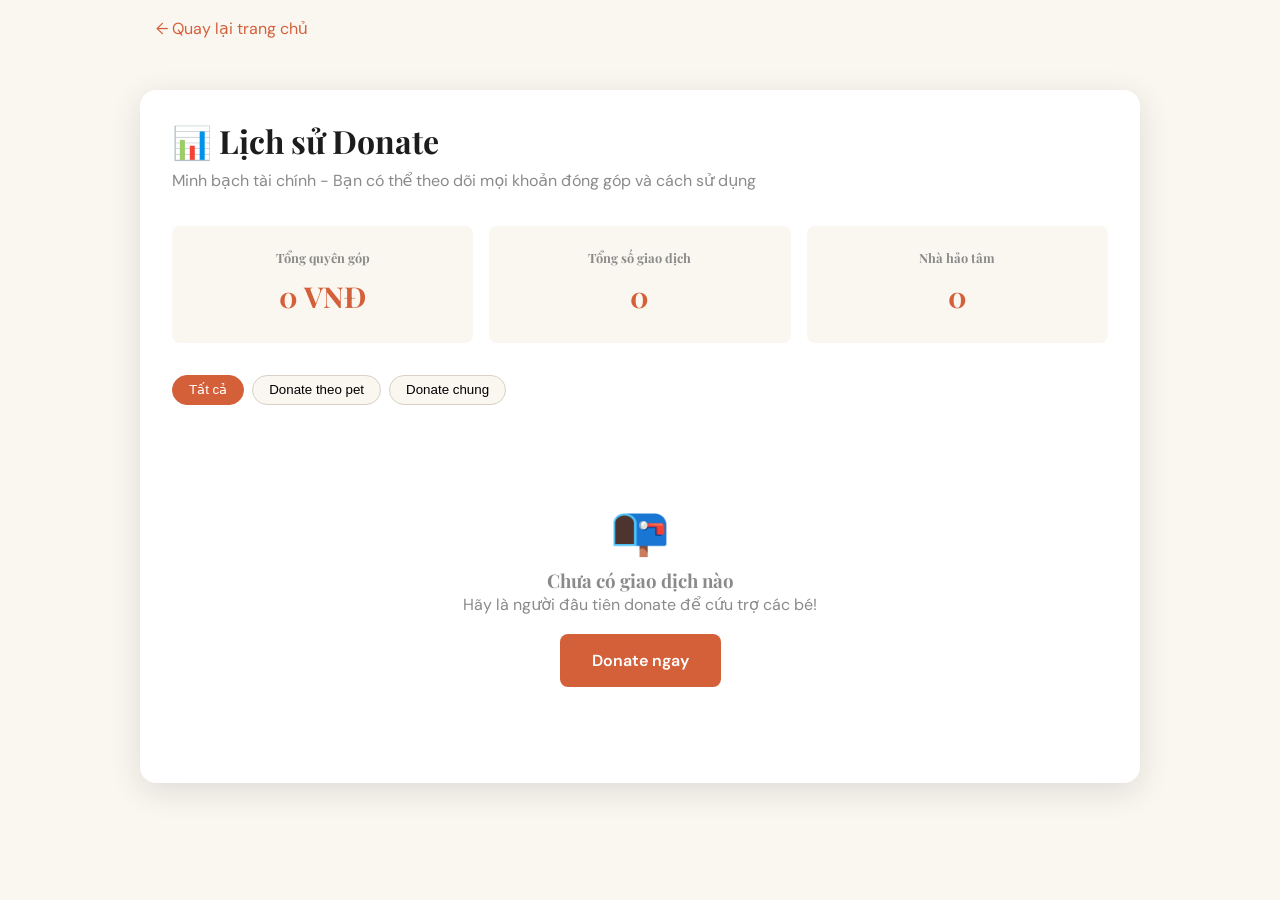
<file: donation-history.html>
<!DOCTYPE html>
<html lang="vi">
<head>
  <meta charset="UTF-8">
  <meta name="viewport" content="width=device-width, initial-scale=1.0">
  <title>Lịch sử Donate - PAWCONNECT</title>
  <link rel="stylesheet" href="style.css">
  <link href="https://fonts.googleapis.com/css2?family=Playfair+Display:wght@400;700;900&family=DM+Sans:wght@300;400;500;600&family=Space+Mono:wght@400;700&display=swap" rel="stylesheet">
  <style>
    .history-container {
      max-width: 1000px;
      margin: 2rem auto;
      padding: 2rem;
      background: var(--white);
      border-radius: var(--radius-md);
      box-shadow: var(--shadow-md);
    }
    .summary-cards {
      display: grid;
      grid-template-columns: repeat(3, 1fr);
      gap: 1rem;
      margin-bottom: 2rem;
    }
    .summary-card {
      background: var(--cream);
      border-radius: var(--radius-sm);
      padding: 1.5rem;
      text-align: center;
    }
    .summary-card h4 {
      font-size: 0.8rem;
      color: var(--mid-gray);
      margin-bottom: 0.5rem;
    }
    .summary-card .value {
      font-family: var(--font-display);
      font-size: 1.8rem;
      font-weight: 700;
      color: var(--terracotta);
    }
    .filter-bar-history {
      display: flex;
      gap: 0.5rem;
      flex-wrap: wrap;
      margin-bottom: 1.5rem;
    }
    .filter-btn-history {
      padding: 0.4rem 1rem;
      background: var(--cream);
      border: 1px solid var(--light-gray);
      border-radius: var(--radius-xl);
      cursor: pointer;
      transition: var(--transition);
    }
    .filter-btn-history.active {
      background: var(--terracotta);
      color: white;
      border-color: var(--terracotta);
    }
    .donation-table {
      width: 100%;
      border-collapse: collapse;
    }
    .donation-table th {
      text-align: left;
      padding: 0.75rem;
      background: var(--cream);
      font-size: 0.75rem;
      font-weight: 700;
      color: var(--mid-gray);
    }
    .donation-table td {
      padding: 0.75rem;
      border-bottom: 1px solid var(--cream-2);
      font-size: 0.85rem;
    }
    .donation-table tr:hover td {
      background: var(--cream);
    }
    .amount {
      font-family: var(--font-mono);
      font-weight: 700;
      color: var(--terracotta);
    }
    .empty-state-history {
      text-align: center;
      padding: 4rem;
      color: var(--mid-gray);
    }
  </style>
</head>
<body style="background: var(--cream);">

<div style="max-width: 1000px; margin: 0 auto; padding: 1rem;">
  <a href="index.html" class="back-link" style="color: var(--terracotta); text-decoration: none;">← Quay lại trang chủ</a>
</div>

<div class="history-container">
  <h1 style="font-family: var(--font-display); font-size: 2rem; margin-bottom: 0.5rem;">📊 Lịch sử Donate</h1>
  <p style="color: var(--mid-gray); margin-bottom: 2rem;">Minh bạch tài chính - Bạn có thể theo dõi mọi khoản đóng góp và cách sử dụng</p>
  
  <div class="summary-cards" id="summaryCards">
    <!-- JS sẽ inject -->
  </div>
  
  <div class="filter-bar-history" id="filterBar">
    <button class="filter-btn-history active" data-filter="all">Tất cả</button>
    <button class="filter-btn-history" data-filter="pet">Donate theo pet</button>
    <button class="filter-btn-history" data-filter="general">Donate chung</button>
  </div>
  
  <div id="donationList">
    <!-- JS sẽ inject -->
  </div>
</div>

<script>
  const DONATIONS_KEY = "pawlink_donations";
  const PETS_KEY = "pawlink_pets";
  
  const DEFAULT_PETS = [
    { id: 1, name: "Mochi", emoji: "🐱" },
    { id: 2, name: "Bông", emoji: "🐶" },
    { id: 3, name: "Pudding", emoji: "🐱" }
  ];
  
  function getPets() {
    try {
      const stored = JSON.parse(localStorage.getItem(PETS_KEY) || "[]");
      const allPets = [...DEFAULT_PETS];
      stored.forEach(p => {
        if (!allPets.find(existing => existing.id === p.id)) {
          allPets.push({ id: p.id, name: p.name, emoji: p.emoji });
        }
      });
      return allPets;
    } catch { return DEFAULT_PETS; }
  }
  
  function getDonations() {
    try {
      return JSON.parse(localStorage.getItem(DONATIONS_KEY) || "[]");
    } catch { return []; }
  }
  
  function formatPrice(n) {
    return n.toLocaleString("vi-VN") + " VNĐ";
  }
  
  function formatTimeAgo(isoTime) {
    const seconds = Math.floor((new Date() - new Date(isoTime)) / 1000);
    if (seconds < 60) return `${seconds} giây trước`;
    const minutes = Math.floor(seconds / 60);
    if (minutes < 60) return `${minutes} phút trước`;
    const hours = Math.floor(minutes / 60);
    if (hours < 24) return `${hours} giờ trước`;
    if (hours < 168) return `${Math.floor(hours / 24)} ngày trước`;
    return new Date(isoTime).toLocaleDateString("vi-VN");
  }
  
  function getPetName(petId, pets) {
    const pet = pets.find(p => p.id === petId);
    return pet ? `${pet.emoji} ${pet.name}` : "🐾 Không xác định";
  }
  
  function renderPage(filter = "all") {
    const donations = getDonations();
    const pets = getPets();
    
    // Tính tổng
    const totalAmount = donations.reduce((sum, d) => sum + d.amount, 0);
    const totalDonations = donations.length;
    const uniqueDonors = [...new Set(donations.map(d => d.donor))].length;
    
    // Summary cards
    document.getElementById("summaryCards").innerHTML = `
      <div class="summary-card">
        <h4>Tổng quyên góp</h4>
        <div class="value">${formatPrice(totalAmount)}</div>
      </div>
      <div class="summary-card">
        <h4>Tổng số giao dịch</h4>
        <div class="value">${totalDonations}</div>
      </div>
      <div class="summary-card">
        <h4>Nhà hảo tâm</h4>
        <div class="value">${uniqueDonors}</div>
      </div>
    `;
    
    // Filter
    let filteredDonations = donations;
    if (filter === "pet") {
      filteredDonations = donations.filter(d => d.petId);
    } else if (filter === "general") {
      filteredDonations = donations.filter(d => !d.petId);
    }
    
    // Sort by time desc
    filteredDonations.sort((a, b) => new Date(b.time) - new Date(a.time));
    
    if (filteredDonations.length === 0) {
      document.getElementById("donationList").innerHTML = `
        <div class="empty-state-history">
          <div style="font-size: 3rem;">📭</div>
          <h3>Chưa có giao dịch nào</h3>
          <p>Hãy là người đầu tiên donate để cứu trợ các bé!</p>
          <a href="index.html#donate" class="btn-primary" style="display: inline-block; margin-top: 1rem;">Donate ngay</a>
        </div>
      `;
      return;
    }
    
    document.getElementById("donationList").innerHTML = `
      <table class="donation-table">
        <thead>
          <tr>
            <th>Thời gian</th>
            <th>Nhà hảo tâm</th>
            <th>Donate cho</th>
            <th>Mục đích</th>
            <th>Số tiền</th>
          </tr>
        </thead>
        <tbody>
          ${filteredDonations.map(d => `
            <tr>
              <td style="font-size: 0.78rem; color: var(--mid-gray);">${formatTimeAgo(d.time)}</td>
              <td><strong>${d.donor}</strong></td>
              <td>${d.petId ? getPetName(d.petId, pets) : "🌟 Quỹ chung"}</td>
              <td>${d.purpose || "Donate chung"}</td>
              <td class="amount">${formatPrice(d.amount)}</td>
            </tr>
          `).join("")}
        </tbody>
      </table>
    `;
  }
  
  // Filter buttons
  document.querySelectorAll(".filter-btn-history").forEach(btn => {
    btn.addEventListener("click", () => {
      document.querySelectorAll(".filter-btn-history").forEach(b => b.classList.remove("active"));
      btn.classList.add("active");
      renderPage(btn.dataset.filter);
    });
  });
  
  renderPage();
</script>
</body>
</html>
</file>
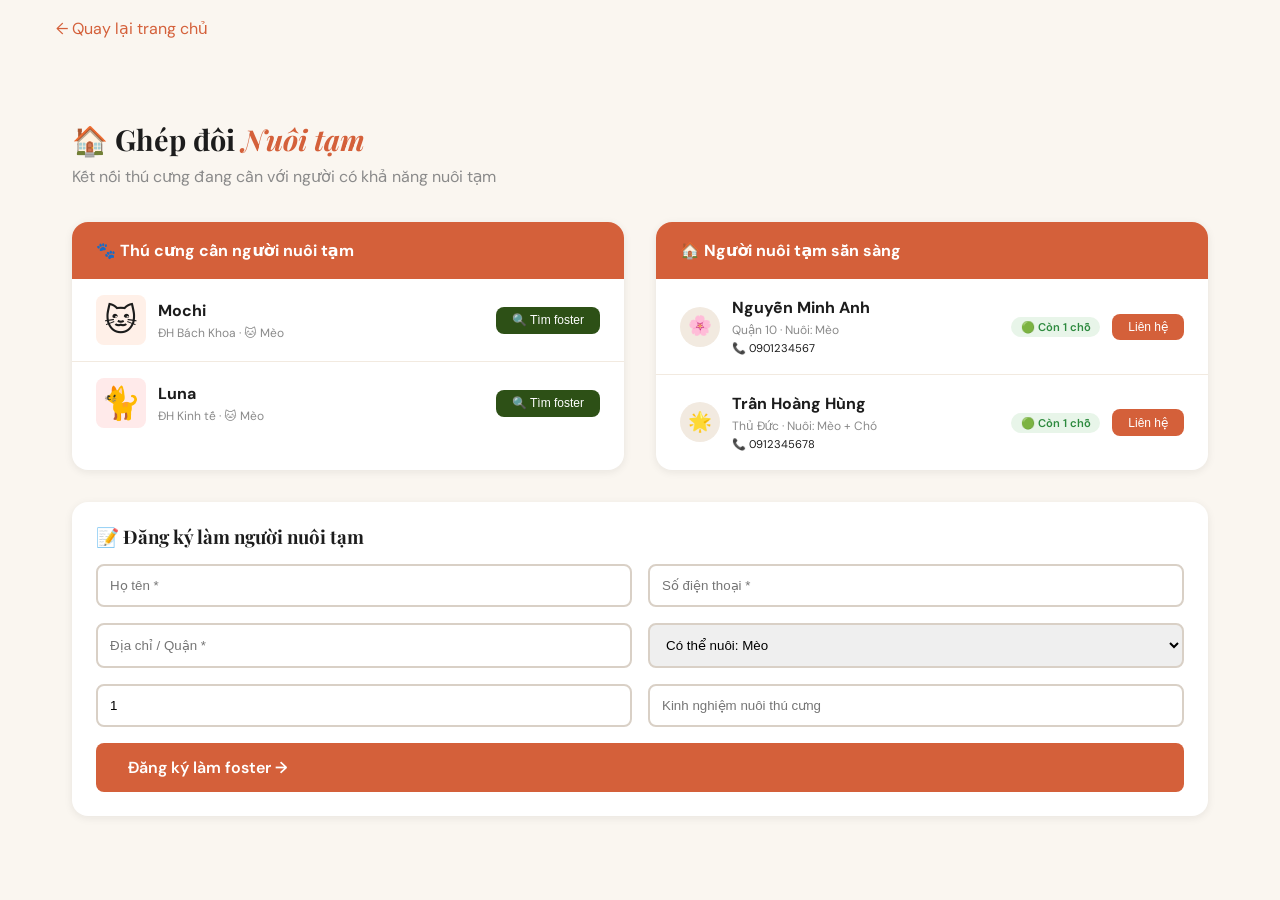
<file: foster-matching.html>
<!DOCTYPE html>
<html lang="vi">
<head>
  <meta charset="UTF-8">
  <meta name="viewport" content="width=device-width, initial-scale=1.0">
  <title>Ghép đôi Nuôi tạm - PAWCONNECT</title>
  <link rel="stylesheet" href="style.css">
  <link href="https://fonts.googleapis.com/css2?family=Playfair+Display:wght@400;700;900&family=DM+Sans:wght@300;400;500;600&family=Space+Mono:wght@400;700&display=swap" rel="stylesheet">
  <style>
    .matching-container {
      max-width: 1200px;
      margin: 2rem auto;
      padding: 2rem;
    }
    .section-title-matching {
      font-family: var(--font-display);
      font-size: 1.8rem;
      margin-bottom: 0.5rem;
    }
    .two-columns {
      display: grid;
      grid-template-columns: 1fr 1fr;
      gap: 2rem;
    }
    .card-list {
      background: var(--white);
      border-radius: var(--radius-md);
      overflow: hidden;
      box-shadow: var(--shadow-sm);
    }
    .card-header {
      background: var(--terracotta);
      color: white;
      padding: 1rem 1.5rem;
      font-weight: 700;
    }
    .card-item {
      padding: 1rem 1.5rem;
      border-bottom: 1px solid var(--cream-2);
      display: flex;
      justify-content: space-between;
      align-items: center;
      flex-wrap: wrap;
      gap: 0.75rem;
    }
    .card-item:last-child {
      border-bottom: none;
    }
    .pet-info-foster {
      display: flex;
      align-items: center;
      gap: 0.75rem;
    }
    .pet-emoji-foster {
      font-size: 2rem;
      width: 50px;
      height: 50px;
      background: var(--cream);
      border-radius: var(--radius-sm);
      display: flex;
      align-items: center;
      justify-content: center;
    }
    .foster-info {
      display: flex;
      align-items: center;
      gap: 0.75rem;
    }
    .foster-avatar {
      width: 40px;
      height: 40px;
      background: var(--cream-2);
      border-radius: 50%;
      display: flex;
      align-items: center;
      justify-content: center;
      font-size: 1.2rem;
    }
    .status-badge-foster {
      padding: 0.2rem 0.6rem;
      border-radius: 20px;
      font-size: 0.7rem;
      font-weight: 600;
    }
    .status-available {
      background: #E8F5E9;
      color: var(--green-safe);
    }
    .status-pending {
      background: #FFF8E0;
      color: var(--yellow-watch);
    }
    .status-matched {
      background: #E3F2FD;
      color: #1565C0;
    }
    .btn-match {
      padding: 0.4rem 1rem;
      background: var(--forest);
      color: white;
      border: none;
      border-radius: var(--radius-sm);
      cursor: pointer;
      font-size: 0.75rem;
      transition: var(--transition);
    }
    .btn-match:hover {
      background: var(--forest-light);
    }
    .request-form {
      background: var(--white);
      border-radius: var(--radius-md);
      padding: 1.5rem;
      margin-top: 2rem;
      box-shadow: var(--shadow-sm);
    }
    .form-row-foster {
      display: grid;
      grid-template-columns: repeat(2, 1fr);
      gap: 1rem;
      margin-bottom: 1rem;
    }
    @media (max-width: 768px) {
      .two-columns {
        grid-template-columns: 1fr;
      }
      .form-row-foster {
        grid-template-columns: 1fr;
      }
    }
  </style>
</head>
<body style="background: var(--cream);">

<div style="max-width: 1200px; margin: 0 auto; padding: 1rem;">
  <a href="index.html" style="color: var(--terracotta); text-decoration: none;">← Quay lại trang chủ</a>
</div>

<div class="matching-container">
  <h1 class="section-title-matching">🏠 Ghép đôi <em>Nuôi tạm</em></h1>
  <p style="color: var(--mid-gray); margin-bottom: 2rem;">Kết nối thú cưng đang cần với người có khả năng nuôi tạm</p>
  
  <div class="two-columns">
    <!-- Danh sách pet cần foster -->
    <div class="card-list">
      <div class="card-header">🐾 Thú cưng cần người nuôi tạm</div>
      <div id="petsNeedFoster">
        <!-- JS inject -->
      </div>
    </div>
    
    <!-- Danh sách foster đang sẵn sàng -->
    <div class="card-list">
      <div class="card-header">🏠 Người nuôi tạm sẵn sàng</div>
      <div id="availableFosters">
        <!-- JS inject -->
      </div>
    </div>
  </div>
  
  <!-- Form đăng ký làm foster -->
  <div class="request-form">
    <h3 style="margin-bottom: 1rem;">📝 Đăng ký làm người nuôi tạm</h3>
    <form id="fosterRequestForm">
      <div class="form-row-foster">
        <input type="text" id="fosterNameReq" placeholder="Họ tên *" required style="padding: 0.75rem; border: 2px solid var(--light-gray); border-radius: var(--radius-sm);">
        <input type="tel" id="fosterPhoneReq" placeholder="Số điện thoại *" required style="padding: 0.75rem; border: 2px solid var(--light-gray); border-radius: var(--radius-sm);">
        <input type="text" id="fosterAddressReq" placeholder="Địa chỉ / Quận *" required style="padding: 0.75rem; border: 2px solid var(--light-gray); border-radius: var(--radius-sm);">
        <select id="fosterTypeReq" style="padding: 0.75rem; border: 2px solid var(--light-gray); border-radius: var(--radius-sm);">
          <option>Có thể nuôi: Mèo</option>
          <option>Có thể nuôi: Chó</option>
          <option>Có thể nuôi: Cả hai</option>
        </select>
      </div>
      <div class="form-row-foster">
        <input type="number" id="fosterMaxReq" placeholder="Số lượng tối đa có thể nuôi" value="1" style="padding: 0.75rem; border: 2px solid var(--light-gray); border-radius: var(--radius-sm);">
        <input type="text" id="fosterExperience" placeholder="Kinh nghiệm nuôi thú cưng" style="padding: 0.75rem; border: 2px solid var(--light-gray); border-radius: var(--radius-sm);">
      </div>
      <button type="submit" class="btn-primary" style="width: 100%;">Đăng ký làm foster →</button>
    </form>
  </div>
</div>

<script>
  const PETS_KEY = "pawlink_pets";
  const FOSTER_REQUESTS_KEY = "pawlink_foster_requests";
  
  // Dữ liệu mẫu
  const DEFAULT_PETS = [
    { id: 1, name: "Mochi", emoji: "🐱", type: "cat", location: "ĐH Bách Khoa", fosterStatus: "available", bgColor: "#FFF0E8" },
    { id: 2, name: "Luna", emoji: "🐈", type: "cat", location: "ĐH Kinh tế", fosterStatus: "available", bgColor: "#FFEAEA" },
    { id: 3, name: "Bông", emoji: "🐶", type: "dog", location: "Q.5", fosterStatus: "pending", bgColor: "#E8F0FF" },
  ];
  
  const DEFAULT_FOSTERS = [
    { id: 1, name: "Nguyễn Minh Anh", phone: "0901234567", address: "Quận 10", type: "cat", maxCapacity: 2, currentCount: 1, status: "available", avatar: "🌸" },
    { id: 2, name: "Trần Hoàng Hùng", phone: "0912345678", address: "Thủ Đức", type: "both", maxCapacity: 1, currentCount: 0, status: "available", avatar: "🌟" },
    { id: 3, name: "Lê Phương Linh", phone: "0987654321", address: "Quận 3", type: "cat", maxCapacity: 2, currentCount: 2, status: "full", avatar: "🎀" },
  ];
  
  function getPets() {
    try {
      const stored = JSON.parse(localStorage.getItem(PETS_KEY) || "[]");
      const allPets = [...DEFAULT_PETS];
      stored.forEach(p => {
        if (!allPets.find(existing => existing.id === p.id)) {
          allPets.push({ id: p.id, name: p.name, emoji: p.emoji, type: p.type, location: p.location, fosterStatus: "available", bgColor: p.bgColor });
        }
      });
      return allPets;
    } catch { return DEFAULT_PETS; }
  }
  
  function getFosters() {
    try {
      const stored = JSON.parse(localStorage.getItem(FOSTER_REQUESTS_KEY) || "[]");
      const activeFosters = stored.filter(f => f.status === "approved").map(f => ({
        id: f.id,
        name: f.name,
        phone: f.phone,
        address: f.address,
        type: f.type,
        maxCapacity: f.maxCapacity || 1,
        currentCount: 0,
        status: "available",
        avatar: f.avatar || "🐾"
      }));
      return [...DEFAULT_FOSTERS, ...activeFosters];
    } catch { return DEFAULT_FOSTERS; }
  }
  
  function renderPets() {
    const pets = getPets();
    const availablePets = pets.filter(p => p.fosterStatus === "available");
    const container = document.getElementById("petsNeedFoster");
    
    if (availablePets.length === 0) {
      container.innerHTML = `<div style="padding: 2rem; text-align: center; color: var(--mid-gray);">✨ Hiện không có thú cưng nào cần nuôi tạm</div>`;
      return;
    }
    
    container.innerHTML = availablePets.map(pet => `
      <div class="card-item">
        <div class="pet-info-foster">
          <div class="pet-emoji-foster" style="background: ${pet.bgColor || '#FFF0E8'}">${pet.emoji}</div>
          <div>
            <div style="font-weight: 700;">${pet.name}</div>
            <div style="font-size: 0.75rem; color: var(--mid-gray);">${pet.location} · ${pet.type === 'cat' ? '🐱 Mèo' : '🐶 Chó'}</div>
          </div>
        </div>
        <button class="btn-match" onclick="requestMatch(${pet.id}, '${pet.name}')">🔍 Tìm foster</button>
      </div>
    `).join("");
  }
  
  function renderFosters() {
    const fosters = getFosters();
    const availableFosters = fosters.filter(f => f.status === "available" && f.currentCount < f.maxCapacity);
    const container = document.getElementById("availableFosters");
    
    if (availableFosters.length === 0) {
      container.innerHTML = `<div style="padding: 2rem; text-align: center; color: var(--mid-gray);">⏳ Chưa có foster nào sẵn sàng</div>`;
      return;
    }
    
    container.innerHTML = availableFosters.map(foster => `
      <div class="card-item">
        <div class="foster-info">
          <div class="foster-avatar">${foster.avatar}</div>
          <div>
            <div style="font-weight: 700;">${foster.name}</div>
            <div style="font-size: 0.75rem; color: var(--mid-gray);">${foster.address} · Nuôi: ${foster.type === 'both' ? 'Mèo + Chó' : foster.type === 'cat' ? 'Mèo' : 'Chó'}</div>
            <div style="font-size: 0.7rem;">📞 ${foster.phone}</div>
          </div>
        </div>
        <div>
          <span class="status-badge-foster status-available">🟢 Còn ${foster.maxCapacity - foster.currentCount} chỗ</span>
          <button class="btn-match" style="background: var(--terracotta); margin-left: 0.5rem;" onclick="contactFoster('${foster.phone}', '${foster.name}')">Liên hệ</button>
        </div>
      </div>
    `).join("");
  }
  
  function requestMatch(petId, petName) {
    showToast(`🔍 Đang tìm foster phù hợp cho ${petName}...`);
    // Giả lập tìm foster
    setTimeout(() => {
      showToast(`✅ Đã gửi yêu cầu! Sẽ có foster liên hệ bạn trong 30 phút.`);
    }, 1500);
  }
  
  function contactFoster(phone, name) {
    showToast(`📞 Liên hệ ${name} qua số: ${phone}`);
  }
  
  function showToast(msg) {
    const toast = document.createElement('div');
    toast.textContent = msg;
    toast.style.cssText = `
      position: fixed;
      bottom: 2rem;
      left: 50%;
      transform: translateX(-50%);
      background: var(--charcoal);
      color: white;
      padding: 0.75rem 1.5rem;
      border-radius: 30px;
      z-index: 9999;
      font-family: var(--font-body);
      font-size: 0.85rem;
    `;
    document.body.appendChild(toast);
    setTimeout(() => toast.remove(), 3000);
  }
  
  // Form đăng ký foster
  const fosterForm = document.getElementById("fosterRequestForm");
  if (fosterForm) {
    fosterForm.addEventListener("submit", (e) => {
      e.preventDefault();
      const name = document.getElementById("fosterNameReq")?.value;
      const phone = document.getElementById("fosterPhoneReq")?.value;
      const address = document.getElementById("fosterAddressReq")?.value;
      const type = document.getElementById("fosterTypeReq")?.value;
      const maxCapacity = parseInt(document.getElementById("fosterMaxReq")?.value) || 1;
      const experience = document.getElementById("fosterExperience")?.value;
      
      if (!name || !phone || !address) {
        showToast("⚠️ Vui lòng điền đầy đủ thông tin!");
        return;
      }
      
      const newId = Date.now();
      const typeCode = type.includes("Cả hai") ? "both" : type.includes("Mèo") ? "cat" : "dog";
      const typeLabel = typeCode === "both" ? "Chó + Mèo" : typeCode === "cat" ? "Mèo" : "Chó";

      // Lưu vào danh sách request riêng
      const requests = JSON.parse(localStorage.getItem(FOSTER_REQUESTS_KEY) || "[]");
      requests.push({
        id: newId, name, phone, address, type: typeCode,
        maxCapacity, experience, status: "pending", time: new Date().toISOString()
      });
      localStorage.setItem(FOSTER_REQUESTS_KEY, JSON.stringify(requests));

      // ĐỒNG THỜI lưu vào pawgen_fosters để Admin thấy ngay
      const FOSTERS_KEY = "pawgen_fosters";
      let fosters = [];
      try { fosters = JSON.parse(localStorage.getItem(FOSTERS_KEY) || "[]"); } catch {}
      fosters.push({
        id: newId, name, phone, area: address, type: typeLabel,
        rating: 5, current: 0, max: maxCapacity,
        avatar: "🐾", joined: new Date().toLocaleDateString("vi-VN"),
        status: "active", source: "foster-matching"
      });
      localStorage.setItem(FOSTERS_KEY, JSON.stringify(fosters));
      
      showToast("✅ Đăng ký thành công! Admin sẽ duyệt và liên hệ bạn trong 24h.");
      fosterForm.reset();
    });
  }
  
  renderPets();
  renderFosters();
</script>
</body>
</html>
</file>
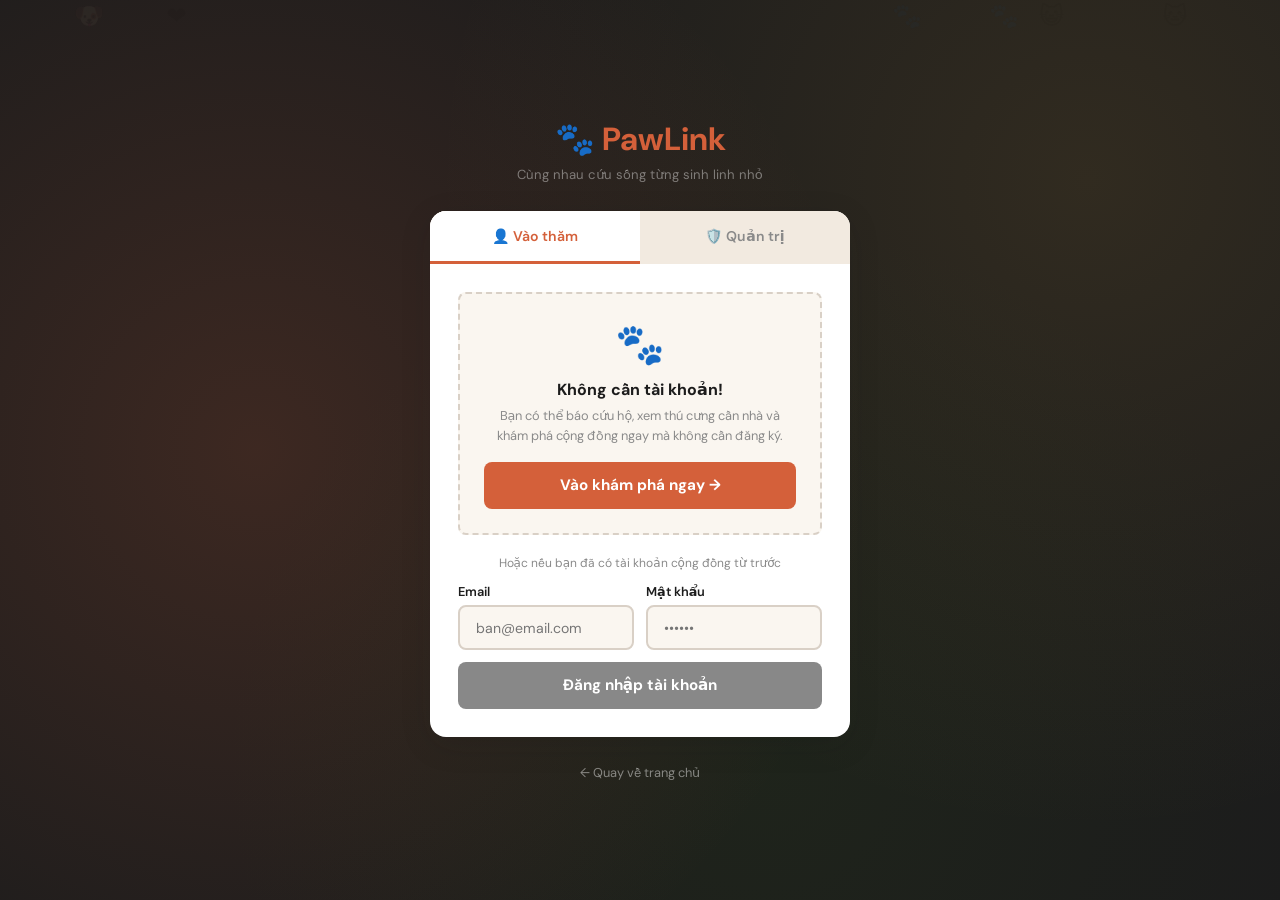
<file: login.html>
<!DOCTYPE html>
<html lang="vi">
<head>
  <meta charset="UTF-8"/>
  <meta name="viewport" content="width=device-width, initial-scale=1.0"/>
  <title>PawLink — Đăng nhập</title>
  <link href="https://fonts.googleapis.com/css2?family=DM+Sans:wght@300;400;500;600;700&display=swap" rel="stylesheet">
  <style>
    :root {
      --cream: #FAF6F0;
      --cream2: #F2EAE0;
      --terra: #D4603A;
      --terra-dk: #A8452A;
      --forest: #2D5016;
      --forest-lt: #4A7A28;
      --char: #1C1C1C;
      --mgray: #8A8A8A;
      --lgray: #D9D0C6;
      --red: #E83030;
      --green: #2D8A3E;
      --font: 'DM Sans', system-ui, sans-serif;
      --rm: 8px;
      --rml: 16px;
    }
    *, *::before, *::after { box-sizing: border-box; margin: 0; padding: 0; }

    body {
      font-family: var(--font);
      background: var(--char);
      min-height: 100vh;
      display: flex;
      align-items: center;
      justify-content: center;
      padding: 2rem;
      background-image:
        radial-gradient(circle at 20% 50%, rgba(212,96,58,.18) 0%, transparent 55%),
        radial-gradient(circle at 85% 20%, rgba(201,151,59,.12) 0%, transparent 50%),
        radial-gradient(circle at 60% 85%, rgba(45,80,22,.15) 0%, transparent 50%);
    }

    /* Floating paws */
    .bg-paws { position: fixed; inset: 0; pointer-events: none; z-index: 0; overflow: hidden; }
    .bg-paw { position: absolute; font-size: 1.5rem; opacity: 0.04; animation: floatUp linear infinite; }
    @keyframes floatUp {
      0%   { transform: translateY(110vh) rotate(0deg); }
      100% { transform: translateY(-20vh) rotate(360deg); }
    }

    .wrap {
      width: 100%;
      max-width: 420px;
      position: relative;
      z-index: 1;
    }

    .logo { text-align: center; margin-bottom: 1.75rem; }
    .logo-title {
      font-size: 2rem;
      color: var(--terra);
      text-decoration: none;
      display: inline-flex;
      align-items: center;
      gap: .5rem;
      font-weight: 700;
    }
    .logo p { font-size: .82rem; color: rgba(255,255,255,.4); margin-top: .35rem; }

    .card {
      background: #fff;
      border-radius: var(--rml);
      overflow: hidden;
      box-shadow: 0 8px 32px rgba(28,28,28,.12);
      animation: cardIn .35s ease;
    }
    @keyframes cardIn {
      from { transform: translateY(24px) scale(.97); opacity: 0; }
      to   { transform: none; opacity: 1; }
    }

    /* Tabs */
    .tabs { display: grid; grid-template-columns: 1fr 1fr; background: var(--cream2); }
    .tab {
      padding: 1rem;
      border: none;
      background: none;
      font-family: var(--font);
      font-size: .88rem;
      font-weight: 600;
      color: var(--mgray);
      cursor: pointer;
      border-bottom: 3px solid transparent;
      transition: all .2s;
    }
    .tab.active { background: #fff; color: var(--terra); border-bottom-color: var(--terra); }

    .body { padding: 1.75rem; }

    /* Guest box */
    .guest-box {
      border: 2px dashed var(--lgray);
      border-radius: var(--rm);
      padding: 1.5rem;
      text-align: center;
      background: var(--cream);
      margin-bottom: 1.25rem;
    }
    .guest-icon { font-size: 2.5rem; margin-bottom: .6rem; }
    .guest-box h3 { font-size: 1rem; font-weight: 700; color: var(--char); margin-bottom: .35rem; }
    .guest-box p { font-size: .8rem; color: var(--mgray); line-height: 1.55; }

    .btn-guest {
      display: block;
      width: 100%;
      padding: .85rem;
      border: none;
      border-radius: var(--rm);
      background: var(--terra);
      color: #fff;
      font-family: var(--font);
      font-size: .95rem;
      font-weight: 700;
      cursor: pointer;
      margin-top: 1rem;
      transition: all .2s;
    }
    .btn-guest:hover { background: var(--terra-dk); transform: translateY(-1px); box-shadow: 0 6px 20px rgba(212,96,58,.3); }

    .or-note { font-size: .75rem; color: var(--mgray); text-align: center; margin: .75rem 0; }

    .two-col { display: grid; grid-template-columns: 1fr 1fr; gap: .75rem; }

    /* Admin panel */
    .admin-badge {
      display: flex;
      align-items: center;
      gap: .5rem;
      background: #EDF5E8;
      border: 1px solid #B8D8A0;
      border-radius: var(--rm);
      padding: .6rem .875rem;
      font-size: .78rem;
      color: var(--forest);
      margin-bottom: 1.25rem;
    }

    .fgroup { margin-bottom: 1rem; }
    .fgroup label { display: block; font-size: .8rem; font-weight: 600; margin-bottom: .35rem; color: var(--char); }
    .fgroup input {
      width: 100%;
      padding: .7rem 1rem;
      border: 2px solid var(--lgray);
      border-radius: var(--rm);
      font-family: var(--font);
      font-size: .88rem;
      background: var(--cream);
      color: var(--char);
      outline: none;
      transition: all .2s;
    }
    .fgroup input:focus { border-color: var(--forest); background: #fff; }

    .input-wrap { position: relative; }
    .toggle-pw {
      position: absolute;
      right: .875rem;
      top: 50%;
      transform: translateY(-50%);
      background: none;
      border: none;
      cursor: pointer;
      color: var(--mgray);
      font-size: .9rem;
    }

    .btn-admin {
      width: 100%;
      padding: .85rem;
      border: none;
      border-radius: var(--rm);
      background: var(--forest);
      color: #fff;
      font-family: var(--font);
      font-size: .95rem;
      font-weight: 700;
      cursor: pointer;
      margin-top: .25rem;
      transition: all .2s;
    }
    .btn-admin:hover { background: var(--forest-lt); transform: translateY(-1px); box-shadow: 0 6px 20px rgba(45,80,22,.3); }

    .auth-msg {
      display: none;
      padding: .6rem .875rem;
      border-radius: var(--rm);
      font-size: .8rem;
      font-weight: 500;
      margin-top: .75rem;
      text-align: center;
    }
    .auth-msg.error   { display: block; background: #FFEAEA; color: var(--red); }
    .auth-msg.success { display: block; background: #E8F5E9; color: var(--green); }

    .panel { display: none; }
    .panel.active { display: block; }

    .back { text-align: center; margin-top: 1.5rem; }
    .back a { color: rgba(255,255,255,.45); font-size: .8rem; text-decoration: none; transition: all .2s; }
    .back a:hover { color: rgba(255,255,255,.8); }

    @media (max-width: 480px) {
      body { padding: 1rem; }
      .body { padding: 1.25rem; }
      .two-col { grid-template-columns: 1fr; }
    }
  </style>
</head>
<body>

<div class="bg-paws" id="bgPaws"></div>

<div class="wrap">
  <div class="logo">
    <a class="logo-title" href="index.html">🐾 PawLink</a>
    <p>Cùng nhau cứu sống từng sinh linh nhỏ</p>
  </div>

  <div class="card">
    <div class="tabs">
      <button class="tab active" id="tabGuest" onclick="switchTab('guest')">👤 Vào thăm</button>
      <button class="tab"        id="tabAdmin" onclick="switchTab('admin')">🛡️ Quản trị</button>
    </div>

    <div class="body">

      <!-- GUEST PANEL -->
      <div class="panel active" id="panelGuest">
        <div class="guest-box">
          <div class="guest-icon">🐾</div>
          <h3>Không cần tài khoản!</h3>
          <p>Bạn có thể báo cứu hộ, xem thú cưng cần nhà và khám phá cộng đồng ngay mà không cần đăng ký.</p>
          <button class="btn-guest" onclick="enterAsGuest()">Vào khám phá ngay →</button>
        </div>

        <div class="or-note">Hoặc nếu bạn đã có tài khoản cộng đồng từ trước</div>

        <div class="two-col">
          <div class="fgroup" style="margin:0">
            <label>Email</label>
            <input type="email" id="guestEmail" placeholder="ban@email.com"/>
          </div>
          <div class="fgroup" style="margin:0">
            <label>Mật khẩu</label>
            <input type="password" id="guestPassword" placeholder="••••••"/>
          </div>
        </div>

        <button class="btn-guest" style="margin-top:.75rem;background:#888;box-shadow:none" onclick="handleUserLogin()">
          Đăng nhập tài khoản
        </button>
        <div class="auth-msg" id="guestMsg"></div>
      </div>

      <!-- ADMIN PANEL -->
      <div class="panel" id="panelAdmin">
        <div class="admin-badge">🛡️ Khu vực dành riêng cho quản trị viên PawLink</div>
        <form onsubmit="handleAdminLogin(event)">
          <div class="fgroup">
            <label>Email quản trị</label>
            <input type="email" id="adminEmail" placeholder="admin@pawlink.vn" required autocomplete="email"/>
          </div>
          <div class="fgroup">
            <label>Mật khẩu</label>
            <div class="input-wrap">
              <input type="password" id="adminPassword" placeholder="••••••••" required/>
              <button type="button" class="toggle-pw" onclick="togglePw('adminPassword', this)">👁</button>
            </div>
          </div>
          <button type="submit" class="btn-admin">🛡️ Vào trang quản trị →</button>
          <div class="auth-msg" id="adminMsg"></div>
        </form>
      </div>

    </div>
  </div>

  <div class="back"><a href="index.html">← Quay về trang chủ</a></div>
</div>

<script>
  // Floating paws
  const container = document.getElementById("bgPaws");
  ["🐾","🐱","🐶","❤️","🐾","😺"].forEach(p => {
    const el = document.createElement("div");
    el.className = "bg-paw";
    el.textContent = p;
    el.style.left = `${Math.random() * 100}%`;
    el.style.animationDuration = `${10 + Math.random() * 15}s`;
    el.style.animationDelay = `${Math.random() * 20}s`;
    container.appendChild(el);
  });

  const USERS_KEY   = "pawlink_users";
  const SESSION_KEY = "pawlink_session";

  function getUsers() {
    try {
      const stored = JSON.parse(localStorage.getItem(USERS_KEY) || "[]");
      if (!stored.find(u => u.email === "admin@pawlink.vn")) {
        stored.push({ name: "Admin PawLink", email: "admin@pawlink.vn", password: "pawlink123", role: "admin" });
        localStorage.setItem(USERS_KEY, JSON.stringify(stored));
      }
      return stored;
    } catch { return []; }
  }

  function saveSession(u) { localStorage.setItem(SESSION_KEY, JSON.stringify(u)); }
  function getSession()   { try { return JSON.parse(localStorage.getItem(SESSION_KEY)); } catch { return null; } }

  // Auto-redirect nếu đã login admin
  const sess = getSession();
  if (sess && sess.role === "admin") window.location.href = "admin.html";

  function switchTab(tab) {
    document.getElementById("tabGuest").classList.toggle("active", tab === "guest");
    document.getElementById("tabAdmin").classList.toggle("active", tab === "admin");
    document.getElementById("panelGuest").classList.toggle("active", tab === "guest");
    document.getElementById("panelAdmin").classList.toggle("active", tab === "admin");
  }

  function enterAsGuest() {
    saveSession({ name: "Khách", role: "guest" });
    window.location.href = "index.html";
  }

  function handleUserLogin() {
    const email = document.getElementById("guestEmail").value.trim().toLowerCase();
    const pw    = document.getElementById("guestPassword").value;
    if (!email || !pw) { showMsg("guestMsg", "Vui lòng nhập email và mật khẩu!", "error"); return; }
    const u = getUsers().find(x => x.email === email && x.password === pw);
    if (!u) { showMsg("guestMsg", "❌ Email hoặc mật khẩu không đúng!", "error"); return; }
    if (u.role === "admin") { showMsg("guestMsg", "Tài khoản admin vui lòng dùng tab Quản trị!", "error"); return; }
    saveSession(u);
    showMsg("guestMsg", `✅ Chào mừng ${u.name}! Đang chuyển...`, "success");
    setTimeout(() => window.location.href = "index.html", 1000);
  }

  function handleAdminLogin(e) {
    e.preventDefault();
    const email = document.getElementById("adminEmail").value.trim().toLowerCase();
    const pw    = document.getElementById("adminPassword").value;
    const u = getUsers().find(x => x.email === email && x.password === pw && x.role === "admin");
    if (!u) { showMsg("adminMsg", "❌ Sai thông tin admin!", "error"); return; }
    saveSession(u);
    showMsg("adminMsg", `✅ Xin chào ${u.name}! Đang chuyển...`, "success");
    setTimeout(() => window.location.href = "admin.html", 1000);
  }

  function togglePw(id, btn) {
    const el = document.getElementById(id);
    if (el.type === "password") { el.type = "text"; btn.textContent = "🙈"; }
    else { el.type = "password"; btn.textContent = "👁"; }
  }

  function showMsg(id, msg, type) {
    const el = document.getElementById(id);
    el.textContent = msg;
    el.className = "auth-msg " + type;
    setTimeout(() => el.className = "auth-msg", 4000);
  }

  getUsers(); // seed admin
</script>
</body>
</html>
</file>
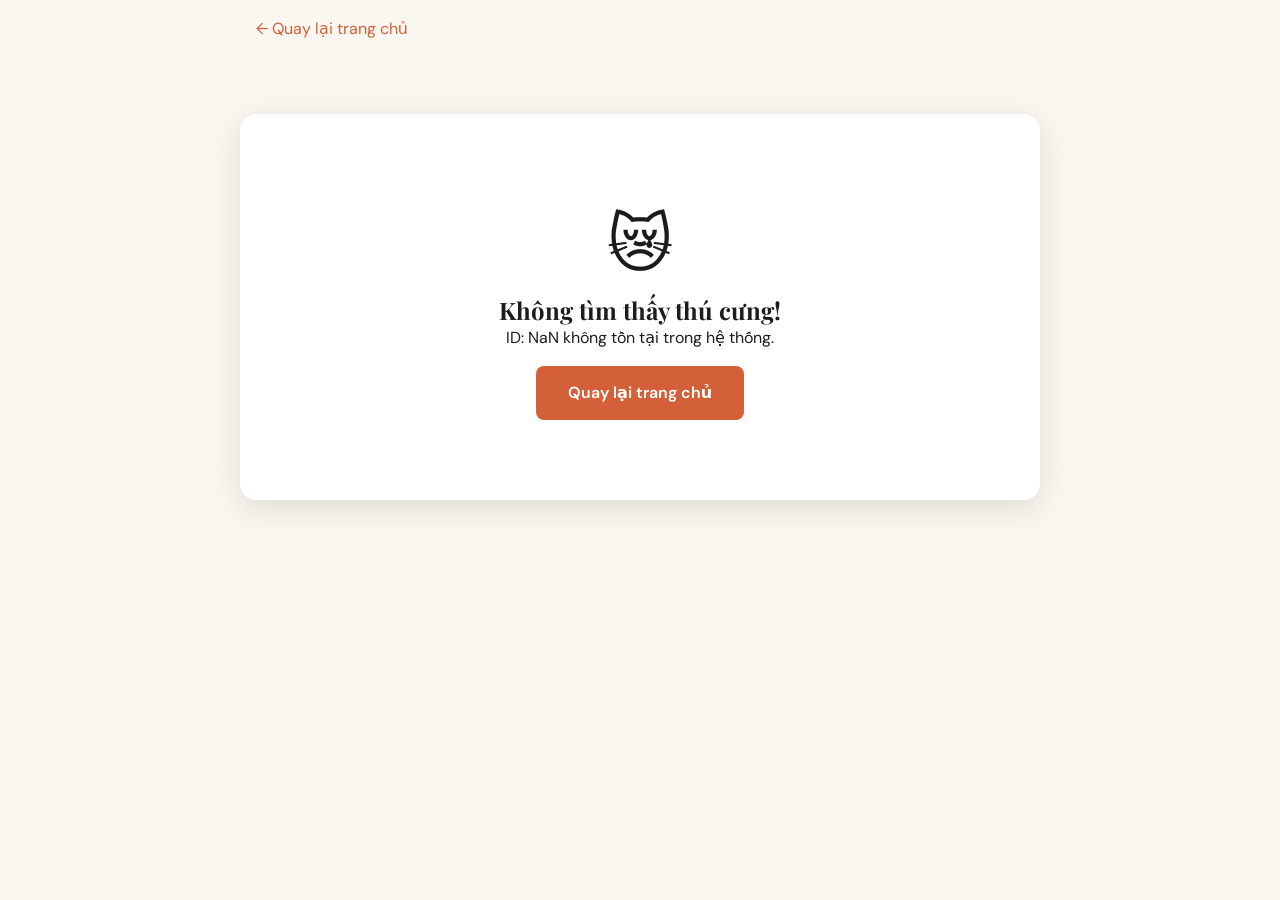
<file: pet.html>
<!DOCTYPE html>
<html lang="vi">
<head>
  <meta charset="UTF-8">
  <meta name="viewport" content="width=device-width, initial-scale=1.0">
  <title>Pet Profile - PAWCONNECT</title>
  <link rel="stylesheet" href="style.css">
  <link href="https://fonts.googleapis.com/css2?family=Playfair+Display:wght@400;700;900&family=DM+Sans:wght@300;400;500;600&family=Space+Mono:wght@400;700&display=swap" rel="stylesheet">
  <style>
    .pet-profile-container {
      max-width: 800px;
      margin: 2rem auto;
      padding: 2rem;
      background: var(--white);
      border-radius: var(--radius-md);
      box-shadow: var(--shadow-md);
    }
    .back-link {
      display: inline-block;
      margin-bottom: 1.5rem;
      color: var(--terracotta);
      text-decoration: none;
    }
    .back-link:hover {
      text-decoration: underline;
    }
    .funding-progress {
      background: var(--cream-2);
      border-radius: var(--radius-sm);
      padding: 1rem;
      margin-top: 1rem;
    }
    .progress-bar {
      height: 8px;
      background: var(--terracotta);
      border-radius: 4px;
      transition: width 0.3s ease;
      margin-bottom: 0.5rem;
    }
    .funding-options {
      display: flex;
      gap: 0.75rem;
      flex-wrap: wrap;
      margin: 1rem 0;
    }
    .funding-options button {
      flex: 1;
      min-width: 100px;
      padding: 0.75rem;
      border: 2px solid var(--light-gray);
      border-radius: var(--radius-sm);
      background: var(--cream);
      cursor: pointer;
      transition: var(--transition);
      font-weight: 600;
    }
    .funding-options button:hover {
      background: var(--terracotta);
      border-color: var(--terracotta);
      color: var(--white);
    }
    .journal-entry {
      background: var(--cream);
      border-radius: var(--radius-sm);
      padding: 1rem;
      margin-bottom: 1rem;
      border-left: 4px solid var(--terracotta);
    }
    .journal-date {
      font-size: 0.75rem;
      color: var(--mid-gray);
      margin-bottom: 0.5rem;
    }
  </style>
  </head>
<body style="background: var(--cream);">

<div style="max-width: 800px; margin: 0 auto; padding: 1rem;">
  <a href="index.html" class="back-link">← Quay lại trang chủ</a>
</div>

<div class="pet-profile-container" id="petProfile">
  <div style="text-align: center; padding: 3rem;">
    <div class="loading-spinner">🐾 Đang tải thông tin...</div>
  </div>
</div>

<script>
  // Lấy ID từ URL
  const urlParams = new URLSearchParams(window.location.search);
  const petId = parseInt(urlParams.get('id'));
  
  // Key localStorage
  const PETS_KEY = "pawlink_pets";
  const DONATIONS_KEY = "pawlink_donations";
  
  // Dữ liệu mặc định
  const DEFAULT_PETS = [
    { id: 1, name: "Mochi", type: "cat", emoji: "🐱", age: "~2 tháng", location: "ĐH Bách Khoa, Q.10", gender: "Cái", status: "urgent", vaccinated: false, neutered: false, fosterDays: 3, desc: "Mochi được phát hiện tại cổng trường trong tình trạng bị thương nhẹ ở chân. Hiện đã được sơ cứu và cần người nuôi tạm gấp.", tags: ["Mèo con", "Cần gấp"], bgColor: "#FFF0E8", costs: "320,000 VNĐ", journal: [
      { date: "15/03/2025", content: "Được phát hiện tại cổng ĐH Bách Khoa, chân bị thương nhẹ" },
      { date: "16/03/2025", content: "Đã được đưa đến phòng khám PetCare Plus, băng bó vết thương" },
      { date: "18/03/2025", content: "Sức khỏe ổn định, đang tìm người nuôi tạm" }
    ]},
    { id: 2, name: "Bông", type: "dog", emoji: "🐶", age: "~6 tháng", location: "Hẻm Nguyễn Trãi, Q.5", gender: "Đực", status: "safe", vaccinated: true, neutered: false, fosterDays: 14, desc: "Bông là chú chó lai rất năng động và thân thiện.", tags: ["Chó con", "Đã vaccine"], bgColor: "#E8F0FF", costs: "750,000 VNĐ", journal: [
      { date: "10/03/2025", content: "Được phát hiện lang thang trong hẻm" },
      { date: "12/03/2025", content: "Đã tiêm vaccine dại mũi 1" }
    ]}
  ];
  
  function getPets() {
    try {
      const stored = JSON.parse(localStorage.getItem(PETS_KEY) || "[]");
      if (stored.length === 0) return DEFAULT_PETS;
      // Merge default pets with stored pets
      const allPets = [...DEFAULT_PETS];
      stored.forEach(p => {
        if (!allPets.find(existing => existing.id === p.id)) {
          allPets.push(p);
        }
      });
      return allPets;
    } catch { return DEFAULT_PETS; }
  }
  
  function getDonations() {
    try {
      return JSON.parse(localStorage.getItem(DONATIONS_KEY) || "[]");
    } catch { return []; }
  }
  
  function formatPrice(n) {
    return n.toLocaleString("vi-VN") + " VNĐ";
  }
  
  function addDonation(amount, petId, purpose) {
    const donations = getDonations();
    donations.push({
      id: Date.now(),
      amount: amount,
      petId: petId,
      purpose: purpose,
      donor: 'Khách',
      time: new Date().toISOString()
    });
    localStorage.setItem(DONATIONS_KEY, JSON.stringify(donations));
    renderPage();
    showToast(`💝 Cảm ơn bạn đã donate ${formatPrice(amount)} cho ${petName}!`);
  }
  
  function showToast(msg) {
    // Tạo toast tạm thời
    const toast = document.createElement('div');
    toast.textContent = msg;
    toast.style.cssText = `
      position: fixed;
      bottom: 2rem;
      left: 50%;
      transform: translateX(-50%);
      background: var(--charcoal);
      color: white;
      padding: 0.75rem 1.5rem;
      border-radius: 30px;
      z-index: 9999;
      font-family: var(--font-body);
      font-size: 0.85rem;
    `;
    document.body.appendChild(toast);
    setTimeout(() => toast.remove(), 3000);
  }
  
  function renderPage() {
    const pets = getPets();
    const pet = pets.find(p => p.id === petId);
    const container = document.getElementById("petProfile");
    
    if (!pet) {
      container.innerHTML = `
        <div style="text-align: center; padding: 3rem;">
          <div style="font-size: 4rem;">😿</div>
          <h2>Không tìm thấy thú cưng!</h2>
          <p>ID: ${petId} không tồn tại trong hệ thống.</p>
          <a href="index.html" class="btn-primary" style="display: inline-block; margin-top: 1rem;">Quay lại trang chủ</a>
        </div>
      `;
      return;
    }
    
    const donations = getDonations();
    const petDonations = donations.filter(d => d.petId === petId);
    const totalDonated = petDonations.reduce((sum, d) => sum + d.amount, 0);
    const targetAmount = 2000000; // Mục tiêu 2 triệu cho mỗi pet
    const progress = Math.min((totalDonated / targetAmount) * 100, 100);
    
    container.innerHTML = `
      <div style="display: flex; gap: 2rem; flex-wrap: wrap;">
        <div style="flex: 1; min-width: 200px; text-align: center;">
          <div style="font-size: 8rem; background: ${pet.bgColor}; border-radius: var(--radius-md); padding: 2rem;">${pet.emoji}</div>
          <div style="margin-top: 1rem;">
            <span class="tag tag-${pet.status === 'urgent' ? 'urgent' : pet.status === 'watch' ? 'watch' : 'safe'}">
              ${pet.status === 'urgent' ? '🔴 Cần gấp' : pet.status === 'watch' ? '🟡 Theo dõi' : '🟢 An toàn'}
            </span>
          </div>
        </div>
        <div style="flex: 2;">
          <h1 style="font-family: var(--font-display); font-size: 2.5rem; margin-bottom: 0.5rem;">${pet.name}</h1>
          <div style="color: var(--mid-gray); margin-bottom: 1rem;">${pet.gender} · ${pet.age} · ${pet.location}</div>
          <div class="pet-modal-tags" style="margin-bottom: 1rem;">
            ${pet.tags.map(t => `<span class="pet-tag">${t}</span>`).join("")}
            ${pet.vaccinated ? '<span class="pet-tag">💉 Đã vaccine</span>' : '<span class="pet-tag">Chưa vaccine</span>'}
            ${pet.neutered ? '<span class="pet-tag">✂️ Đã triệt sản</span>' : ''}
          </div>
          <p style="line-height: 1.8; color: var(--charcoal-2); margin-bottom: 1.5rem;">${pet.desc}</p>
          <div class="pet-modal-stats">
            <div class="pet-stat"><div class="pet-stat-label">Thời gian nuôi tạm</div><div class="pet-stat-val">${pet.fosterDays} ngày</div></div>
            <div class="pet-stat"><div class="pet-stat-label">Chi phí đã dùng</div><div class="pet-stat-val">${pet.costs}</div></div>
          </div>
        </div>
      </div>
      
      <div class="funding-progress">
        <h3 style="font-family: var(--font-body); font-size: 1rem; margin-bottom: 0.75rem;">💰 Quỹ cứu hộ cho ${pet.name}</h3>
        <div class="progress-bar" style="width: ${progress}%"></div>
        <div style="display: flex; justify-content: space-between; font-size: 0.85rem;">
          <span>Đã quyên góp: ${formatPrice(totalDonated)}</span>
          <span>Mục tiêu: ${formatPrice(targetAmount)}</span>
        </div>
      </div>
      
      <div style="margin-top: 2rem;">
        <h3 style="font-family: var(--font-body); font-size: 1.2rem; margin-bottom: 1rem;">💝 Tài trợ cho ${pet.name}</h3>
        <div class="funding-options">
          <button onclick="donateForPet(50000, ${pet.id}, 'Thức ăn')">50K - Thức ăn</button>
          <button onclick="donateForPet(100000, ${pet.id}, 'Thuốc men')">100K - Thuốc men</button>
          <button onclick="donateForPet(200000, ${pet.id}, 'Vaccine')">200K - Vaccine</button>
          <button onclick="donateForPet(500000, ${pet.id}, 'Triệt sản')">500K - Triệt sản</button>
        </div>
        <div style="display: flex; gap: 0.5rem; margin-top: 0.5rem;">
          <input type="number" id="customAmount" placeholder="Số tiền khác..." style="flex: 1; padding: 0.75rem; border: 2px solid var(--light-gray); border-radius: var(--radius-sm);">
          <button onclick="donateCustom(${pet.id})" class="btn-primary">Donate</button>
        </div>
      </div>
      
      <div style="margin-top: 2rem;">
        <h3 style="font-family: var(--font-body); font-size: 1.2rem; margin-bottom: 1rem;">📓 Nhật ký hành trình của ${pet.name}</h3>
        ${pet.journal ? pet.journal.map(j => `
          <div class="journal-entry">
            <div class="journal-date">📅 ${j.date}</div>
            <div>${j.content}</div>
          </div>
        `).join('') : '<p>Chưa có cập nhật nào.</p>'}
      </div>
      
      <div id="qrSection" style="margin-top: 2rem; display: none;">
        <h3 style="font-family: var(--font-body); font-size: 1.2rem; margin-bottom: 1rem;">💳 QR Donate nhanh</h3>
        <div style="display:flex;align-items:center;gap:1.5rem;background:var(--cream);border-radius:var(--radius-sm);padding:1.25rem;flex-wrap:wrap;">
          <img id="petQrImg" src="" alt="QR Donate" style="width:160px;height:160px;border-radius:8px;background:white;padding:6px;box-shadow:0 2px 8px rgba(0,0,0,0.1);display:block;"/>
          <div class="qr-fallback" style="display:none;width:160px;height:160px;background:#f5f5f5;border-radius:8px;display:flex;align-items:center;justify-content:center;font-size:0.75rem;color:#888;text-align:center;padding:0.5rem;">Không tải được QR. Dùng thông tin bên dưới.</div>
          <div>
            <div style="font-weight:700;margin-bottom:0.5rem;">Quét để donate cho bé này</div>
            <div id="petQrUrlDisplay" style="font-size:0.78rem;color:var(--mid-gray);max-width:300px;margin-bottom:0.75rem;"></div>
            <button onclick="downloadPetQr()" style="padding:0.4rem 1rem;background:var(--terracotta);color:white;border:none;border-radius:8px;cursor:pointer;font-size:0.8rem;font-weight:600;">⬇️ Tải QR về</button>
          </div>
        </div>
      </div>

      <div style="margin-top: 2rem; padding-top: 1rem; border-top: 1px solid var(--light-gray); text-align: center;">
        <button class="btn-primary" onclick="window.location.href='index.html#adopt'">🐾 Xem thêm thú cưng khác</button>
        <button class="btn-outline" onclick="window.location.href='index.html#donate'" style="margin-left: 0.5rem;">💝 Donate chung</button>
      </div>
    `;
  }
  
  function donateForPet(amount, petId, purpose) {
    addDonation(amount, petId, purpose);
  }
  
  function donateCustom(petId) {
    const amount = parseInt(document.getElementById("customAmount")?.value);
    if (!amount || amount <= 0) {
      showToast("⚠️ Vui lòng nhập số tiền hợp lệ!");
      return;
    }
    addDonation(amount, petId, "Tài trợ chung");
    document.getElementById("customAmount").value = "";
  }
  
  // Hiển thị QR Donate VietQR cho pet — luôn hiện, không cần file ảnh local
  function renderPetQr(pet) {
    const section = document.getElementById("qrSection");
    const img = document.getElementById("petQrImg");
    const urlDisplay = document.getElementById("petQrUrlDisplay");
    if (!section || !img) return;

    const ACCOUNT_NO = "19075401204017";
    const ACCOUNT_NAME = "QUY CUU HO PAWGEN";

    section.style.display = "block";
    if (urlDisplay) urlDisplay.textContent = "TK: " + ACCOUNT_NO + " · " + ACCOUNT_NAME;
    img.src = "[data-uri]";
    img.style.display = "block";
    const fallback = section.querySelector(".qr-fallback");
    img.onerror = () => {
      img.style.display = "none";
      if (fallback) fallback.style.display = "flex";
    };
    img.onload = () => {
      img.style.display = "block";
      if (fallback) fallback.style.display = "none";
    };
  }

  window.downloadPetQr = function() {
    const img = document.getElementById("petQrImg");
    if (!img || !img.src) return;
    fetch(img.src)
      .then(r => r.blob())
      .then(blob => {
        const link = document.createElement("a");
        link.download = "qr-donate-" + petId + ".png";
        link.href = URL.createObjectURL(blob);
        link.click();
      })
      .catch(() => showToast("⚠️ Nhấn giữ ảnh QR để lưu về máy."));
  };

  // Global functions cho button onclick
  window.donateForPet = donateForPet;
  window.donateCustom = donateCustom;

  // Render đầy đủ — gọi đúng thứ tự
  function renderAll() {
    renderPage();
    const pets = getPets();
    const pet = pets.find(p => p.id === petId);
    if (pet) renderPetQr(pet);
  }
  renderAll();
</script>
</body>
</html>
</file>
<file: style.css>
/* ========================================
   PAWLINK — style.css
   Aesthetic: Warm editorial × Modern organic
   Palette: Cream / Terracotta / Forest / Gold
======================================== */

:root {
  --cream: #FAF6F0;
  --cream-2: #F2EAE0;
  --terracotta: #D4603A;
  --terracotta-light: #E8845F;
  --terracotta-dark: #A8452A;
  --forest: #2D5016;
  --forest-light: #4A7A28;
  --gold: #C9973B;
  --gold-light: #E8B85A;
  --charcoal: #1C1C1C;
  --charcoal-2: #2E2E2E;
  --mid-gray: #8A8A8A;
  --light-gray: #D9D0C6;
  --white: #FFFFFF;
  --red-urgent: #E83030;
  --yellow-watch: #E8A620;
  --green-safe: #2D8A3E;
  --shadow-sm: 0 2px 8px rgba(28,28,28,0.08);
  --shadow-md: 0 8px 32px rgba(28,28,28,0.12);
  --shadow-lg: 0 20px 60px rgba(28,28,28,0.16);
  --radius-sm: 8px;
  --radius-md: 16px;
  --radius-lg: 28px;
  --radius-xl: 48px;
  --font-display: 'Playfair Display', Georgia, serif;
  --font-body: 'DM Sans', system-ui, sans-serif;
  --font-mono: 'Space Mono', monospace;
  --transition: all 0.3s cubic-bezier(0.4, 0, 0.2, 1);
}

/* ========= RESET & BASE ========= */
*, *::before, *::after { box-sizing: border-box; margin: 0; padding: 0; }

html { scroll-behavior: smooth; scroll-padding-top: 80px; }

body {
  font-family: var(--font-body);
  background: var(--cream);
  color: var(--charcoal);
  line-height: 1.6;
  overflow-x: hidden;
}

::selection { background: var(--terracotta); color: var(--white); }

img { max-width: 100%; display: block; }

a { color: inherit; text-decoration: none; }

/* ========= SCROLLBAR ========= */
::-webkit-scrollbar { width: 6px; }
::-webkit-scrollbar-track { background: var(--cream-2); }
::-webkit-scrollbar-thumb { background: var(--terracotta); border-radius: 3px; }

/* ========= TYPOGRAPHY ========= */
em { font-style: italic; color: var(--terracotta); }

h1, h2, h3, h4 { font-family: var(--font-display); line-height: 1.2; }

/* ========= NAV ========= */
#navbar {
  position: fixed;
  top: 0; left: 0; right: 0;
  z-index: 1000;
  display: flex;
  align-items: center;
  gap: 2rem;
  padding: 0 2rem;
  height: 70px;
  background: rgba(250, 246, 240, 0.92);
  backdrop-filter: blur(12px);
  border-bottom: 1px solid var(--light-gray);
  transition: var(--transition);
}

#navbar.scrolled {
  box-shadow: var(--shadow-sm);
}

.nav-logo {
  display: flex;
  align-items: center;
  gap: 0.5rem;
  flex-shrink: 0;
}

.paw-icon { font-size: 1.5rem; animation: pawBounce 2s ease-in-out infinite; }

@keyframes pawBounce {
  0%, 100% { transform: rotate(-10deg); }
  50% { transform: rotate(10deg); }
}

.logo-text {
  font-family: var(--font-display);
  font-size: 1.4rem;
  font-weight: 700;
  color: var(--terracotta);
}

.nav-links {
  display: flex;
  align-items: center;
  gap: 0.25rem;
  flex: 1;
  overflow-x: auto;
  scrollbar-width: none;
}

.nav-links::-webkit-scrollbar { display: none; }

.nav-link {
  padding: 0.4rem 0.75rem;
  border-radius: var(--radius-sm);
  font-size: 0.85rem;
  font-weight: 500;
  color: var(--charcoal-2);
  white-space: nowrap;
  transition: var(--transition);
}

.nav-link:hover, .nav-link.active {
  background: var(--terracotta);
  color: var(--white);
}

.nav-cta {
  flex-shrink: 0;
  padding: 0.5rem 1.25rem;
  background: var(--forest);
  color: var(--white);
  border: none;
  border-radius: var(--radius-sm);
  font-family: var(--font-body);
  font-size: 0.85rem;
  font-weight: 600;
  cursor: pointer;
  transition: var(--transition);
  white-space: nowrap;
}

.nav-cta:hover { background: var(--forest-light); transform: translateY(-1px); }

.hamburger {
  display: none;
  background: none;
  border: none;
  font-size: 1.4rem;
  cursor: pointer;
  padding: 0.4rem;
}

/* MOBILE MENU */
.mobile-menu {
  display: none;
  position: fixed;
  top: 0; left: 0; right: 0; bottom: 0;
  z-index: 2000;
  background: var(--cream);
  flex-direction: column;
  align-items: center;
  justify-content: center;
  gap: 1.5rem;
}

.mobile-menu.open { display: flex; }

.mobile-close {
  position: absolute;
  top: 1.5rem; right: 1.5rem;
  background: none; border: none;
  font-size: 1.5rem; cursor: pointer;
}

.mobile-link {
  font-family: var(--font-display);
  font-size: 1.5rem;
  color: var(--charcoal);
  transition: var(--transition);
}

.mobile-link:hover { color: var(--terracotta); }

/* ========= SECTIONS GENERIC ========= */
.section {
  padding: 100px 2rem;
  max-width: 1280px;
  margin: 0 auto;
}

.section-header {
  text-align: center;
  margin-bottom: 4rem;
}

.section-badge {
  display: inline-block;
  padding: 0.35rem 1rem;
  background: var(--terracotta);
  color: var(--white);
  border-radius: var(--radius-xl);
  font-family: var(--font-mono);
  font-size: 0.75rem;
  letter-spacing: 0.05em;
  text-transform: uppercase;
  margin-bottom: 1rem;
}

.section-title {
  font-size: clamp(2rem, 4vw, 3rem);
  color: var(--charcoal);
  margin-bottom: 1rem;
}

.section-sub {
  font-size: 1.05rem;
  color: var(--mid-gray);
  max-width: 600px;
  margin: 0 auto;
}

.section-cta { text-align: center; margin-top: 3rem; }

/* ========= BUTTONS ========= */
.btn-primary {
  display: inline-flex;
  align-items: center;
  gap: 0.5rem;
  padding: 0.875rem 2rem;
  background: var(--terracotta);
  color: var(--white);
  border: none;
  border-radius: var(--radius-sm);
  font-family: var(--font-body);
  font-size: 1rem;
  font-weight: 600;
  cursor: pointer;
  transition: var(--transition);
}

.btn-primary:hover {
  background: var(--terracotta-dark);
  transform: translateY(-2px);
  box-shadow: 0 8px 24px rgba(212, 96, 58, 0.35);
}

.btn-secondary {
  display: inline-flex;
  align-items: center;
  gap: 0.5rem;
  padding: 0.875rem 2rem;
  background: transparent;
  color: var(--charcoal);
  border: 2px solid var(--charcoal);
  border-radius: var(--radius-sm);
  font-family: var(--font-body);
  font-size: 1rem;
  font-weight: 600;
  cursor: pointer;
  transition: var(--transition);
}

.btn-secondary:hover {
  background: var(--charcoal);
  color: var(--white);
  transform: translateY(-2px);
}

.btn-outline {
  display: inline-flex;
  align-items: center;
  gap: 0.5rem;
  padding: 0.75rem 1.5rem;
  background: transparent;
  color: var(--terracotta);
  border: 2px solid var(--terracotta);
  border-radius: var(--radius-sm);
  font-family: var(--font-body);
  font-size: 0.95rem;
  font-weight: 600;
  cursor: pointer;
  transition: var(--transition);
}

.btn-outline:hover {
  background: var(--terracotta);
  color: var(--white);
}

.w-full { width: 100%; justify-content: center; }

/* ========= HERO ========= */
.hero-section {
  min-height: 100vh;
  display: grid;
  grid-template-columns: 1fr 1fr;
  align-items: center;
  gap: 4rem;
  padding-top: 140px;
  padding-bottom: 80px;
  position: relative;
  overflow: hidden;
  max-width: 100%;
  padding-left: 6rem;
  padding-right: 4rem;
}

.hero-bg-grid {
  position: absolute;
  inset: 0;
  background-image:
    linear-gradient(rgba(212,96,58,0.04) 1px, transparent 1px),
    linear-gradient(90deg, rgba(212,96,58,0.04) 1px, transparent 1px);
  background-size: 40px 40px;
  pointer-events: none;
}

.floating-paws {
  position: absolute;
  inset: 0;
  pointer-events: none;
  z-index: 0;
}

.floating-paw {
  position: absolute;
  font-size: 1.5rem;
  opacity: 0.06;
  animation: floatPaw linear infinite;
}

@keyframes floatPaw {
  0% { transform: translateY(100vh) rotate(0deg); opacity: 0; }
  10% { opacity: 0.06; }
  90% { opacity: 0.06; }
  100% { transform: translateY(-20vh) rotate(360deg); opacity: 0; }
}

.hero-content { position: relative; z-index: 1; }

.hero-badge {
  display: inline-block;
  padding: 0.4rem 1rem;
  background: var(--cream-2);
  border: 1px solid var(--light-gray);
  border-radius: var(--radius-xl);
  font-size: 0.8rem;
  color: var(--mid-gray);
  margin-bottom: 1.5rem;
}

.hero-title {
  font-size: clamp(2.5rem, 5vw, 4rem);
  line-height: 1.1;
  margin-bottom: 1.5rem;
  color: var(--charcoal);
}

.hero-title em {
  display: block;
  font-size: 1.2em;
  color: var(--terracotta);
}

.hero-sub {
  font-size: 1.05rem;
  color: var(--mid-gray);
  max-width: 500px;
  margin-bottom: 2.5rem;
  line-height: 1.7;
}

.hero-actions {
  display: flex;
  gap: 1rem;
  flex-wrap: wrap;
  margin-bottom: 3rem;
}

.hero-stats {
  display: grid;
  grid-template-columns: repeat(4, 1fr);
  gap: 1.5rem;
  padding-top: 2rem;
  border-top: 1px solid var(--light-gray);
}

.stat-item { text-align: center; }

.stat-num {
  display: block;
  font-family: var(--font-display);
  font-size: 2rem;
  font-weight: 900;
  color: var(--terracotta);
}

.stat-label {
  font-size: 0.78rem;
  color: var(--mid-gray);
  text-transform: uppercase;
  letter-spacing: 0.05em;
}

/* Hero Visual */
.hero-visual {
  position: relative;
  z-index: 1;
  display: flex;
  justify-content: center;
  align-items: center;
  height: 500px;
}

.hero-card-stack { position: relative; width: 300px; height: 400px; }

.pet-card {
  position: absolute;
  width: 220px;
  background: var(--white);
  border-radius: var(--radius-md);
  padding: 1.5rem;
  box-shadow: var(--shadow-lg);
  display: flex;
  align-items: center;
  gap: 1rem;
  transition: var(--transition);
}

.pet-card:hover { transform: translateY(-4px); box-shadow: 0 24px 64px rgba(28,28,28,0.2); }

.pet-card-img { font-size: 2.5rem; }

.pet-card-info { display: flex; flex-direction: column; gap: 0.25rem; }
.pet-card-info strong { font-family: var(--font-display); font-size: 1rem; }

.hero-card-1 { top: 0; left: 0; transform: rotate(-6deg); z-index: 3; animation: cardFloat1 4s ease-in-out infinite; }
.hero-card-2 { top: 60px; left: 80px; transform: rotate(3deg); z-index: 2; animation: cardFloat2 4s ease-in-out infinite 0.5s; }
.hero-card-3 { top: 130px; left: 30px; transform: rotate(-2deg); z-index: 1; animation: cardFloat3 4s ease-in-out infinite 1s; }

@keyframes cardFloat1 { 0%,100% { transform: rotate(-6deg) translateY(0); } 50% { transform: rotate(-6deg) translateY(-8px); } }
@keyframes cardFloat2 { 0%,100% { transform: rotate(3deg) translateY(0); } 50% { transform: rotate(3deg) translateY(-12px); } }
@keyframes cardFloat3 { 0%,100% { transform: rotate(-2deg) translateY(0); } 50% { transform: rotate(-2deg) translateY(-6px); } }

/* TAGS */
.tag {
  display: inline-block;
  padding: 0.15rem 0.5rem;
  border-radius: var(--radius-sm);
  font-size: 0.7rem;
  font-weight: 600;
  font-family: var(--font-mono);
}
.tag-urgent { background: #FFEAEA; color: var(--red-urgent); }
.tag-watch { background: #FFF8E0; color: var(--yellow-watch); }
.tag-safe { background: #E8F5E9; color: var(--green-safe); }

/* ========= HOW IT WORKS ========= */
.how-section { background: var(--charcoal); border-radius: var(--radius-lg) var(--radius-lg) 0 0; max-width: 100%; margin: 0; padding: 100px 6rem; }
.how-section .section-badge { background: var(--gold); }
.how-section .section-title { color: var(--white); }

.flow-steps {
  display: flex;
  align-items: center;
  gap: 1rem;
  overflow-x: auto;
  padding-bottom: 1rem;
}

.flow-step {
  flex: 1;
  min-width: 160px;
  background: var(--charcoal-2);
  border-radius: var(--radius-md);
  padding: 1.75rem 1.25rem;
  text-align: center;
  transition: var(--transition);
  cursor: default;
  border: 1px solid rgba(255,255,255,0.06);
}

.flow-step:hover {
  background: var(--terracotta);
  border-color: var(--terracotta);
  transform: translateY(-4px);
}

.step-icon { font-size: 2rem; margin-bottom: 0.75rem; }

.step-body h3 {
  font-family: var(--font-body);
  font-size: 0.9rem;
  font-weight: 600;
  color: var(--white);
  margin-bottom: 0.5rem;
}

.step-body p { font-size: 0.8rem; color: rgba(255,255,255,0.55); line-height: 1.5; }

.flow-arrow {
  font-size: 1.5rem;
  color: var(--gold);
  flex-shrink: 0;
}

/* ========= ADOPT ========= */
.filter-bar {
  display: flex;
  gap: 0.5rem;
  flex-wrap: wrap;
  margin-bottom: 2.5rem;
  justify-content: center;
}

.filter-btn {
  padding: 0.5rem 1.25rem;
  background: var(--white);
  border: 2px solid var(--light-gray);
  border-radius: var(--radius-xl);
  font-family: var(--font-body);
  font-size: 0.85rem;
  font-weight: 500;
  cursor: pointer;
  transition: var(--transition);
  color: var(--charcoal);
}

.filter-btn.active, .filter-btn:hover {
  background: var(--terracotta);
  border-color: var(--terracotta);
  color: var(--white);
}

.pets-grid {
  display: grid;
  grid-template-columns: repeat(auto-fill, minmax(260px, 1fr));
  gap: 1.5rem;
}

.pet-adopt-card {
  background: var(--white);
  border-radius: var(--radius-md);
  overflow: hidden;
  box-shadow: var(--shadow-sm);
  transition: var(--transition);
  cursor: pointer;
}

.pet-adopt-card:hover {
  transform: translateY(-6px);
  box-shadow: var(--shadow-lg);
}

.pet-adopt-img {
  height: 160px;
  display: flex;
  align-items: center;
  justify-content: center;
  font-size: 5rem;
  position: relative;
}

.pet-adopt-body {
  padding: 1.25rem;
}

.pet-adopt-name {
  font-family: var(--font-display);
  font-size: 1.2rem;
  font-weight: 700;
  margin-bottom: 0.25rem;
}

.pet-adopt-meta {
  font-size: 0.8rem;
  color: var(--mid-gray);
  margin-bottom: 0.75rem;
}

.pet-adopt-tags {
  display: flex;
  gap: 0.4rem;
  flex-wrap: wrap;
  margin-bottom: 1rem;
}

.pet-tag {
  padding: 0.2rem 0.6rem;
  background: var(--cream-2);
  border-radius: var(--radius-xl);
  font-size: 0.72rem;
  font-weight: 500;
  color: var(--charcoal-2);
}

.pet-adopt-footer {
  display: flex;
  justify-content: space-between;
  align-items: center;
}

.pet-foster-time { font-size: 0.78rem; color: var(--mid-gray); }

/* ========= RESCUE ========= */
.rescue-section {
  max-width: 100%;
  background: linear-gradient(135deg, var(--terracotta) 0%, var(--terracotta-dark) 100%);
  padding: 100px 6rem;
}

.rescue-inner {
  max-width: 1280px;
  margin: 0 auto;
  display: grid;
  grid-template-columns: 1fr 1fr;
  gap: 5rem;
  align-items: start;
}

.rescue-left .section-badge { background: rgba(255,255,255,0.2); color: var(--white); }
.rescue-left .section-title { color: var(--white); }
.rescue-desc { color: rgba(255,255,255,0.8); font-size: 1.05rem; margin-bottom: 2rem; }

.rescue-features { display: flex; flex-direction: column; gap: 0.75rem; }
.rescue-feat { color: rgba(255,255,255,0.9); font-size: 0.95rem; font-weight: 500; }

.rescue-form {
  background: var(--white);
  border-radius: var(--radius-md);
  padding: 2rem;
  display: flex;
  flex-direction: column;
  gap: 1.25rem;
}

.form-group { display: flex; flex-direction: column; gap: 0.4rem; }

.form-group label {
  font-size: 0.85rem;
  font-weight: 600;
  color: var(--charcoal);
}

.form-group input,
.form-group select,
.form-group textarea {
  padding: 0.75rem 1rem;
  border: 2px solid var(--light-gray);
  border-radius: var(--radius-sm);
  font-family: var(--font-body);
  font-size: 0.9rem;
  color: var(--charcoal);
  background: var(--cream);
  transition: var(--transition);
  outline: none;
}

.form-group input:focus,
.form-group select:focus,
.form-group textarea:focus {
  border-color: var(--terracotta);
  background: var(--white);
}

.radio-group { display: flex; gap: 1.5rem; }
.radio-label { display: flex; align-items: center; gap: 0.4rem; font-size: 0.9rem; cursor: pointer; }

.upload-zone {
  border: 2px dashed var(--light-gray);
  border-radius: var(--radius-sm);
  padding: 2rem;
  text-align: center;
  cursor: pointer;
  transition: var(--transition);
  font-size: 0.85rem;
  color: var(--mid-gray);
}

.upload-zone:hover { border-color: var(--terracotta); color: var(--terracotta); background: var(--cream); }

/* ========= FOSTER ========= */
.foster-grid {
  display: grid;
  grid-template-columns: repeat(4, 1fr);
  gap: 1.5rem;
  margin-bottom: 4rem;
}

.foster-card {
  background: var(--white);
  border-radius: var(--radius-md);
  padding: 2rem 1.5rem;
  text-align: center;
  box-shadow: var(--shadow-sm);
  transition: var(--transition);
  border-bottom: 3px solid transparent;
}

.foster-card:hover {
  transform: translateY(-4px);
  box-shadow: var(--shadow-md);
  border-bottom-color: var(--terracotta);
}

.foster-icon { font-size: 2.5rem; margin-bottom: 1rem; }
.foster-card h3 { font-family: var(--font-body); font-weight: 700; margin-bottom: 0.5rem; }
.foster-card p { font-size: 0.88rem; color: var(--mid-gray); line-height: 1.6; }

.foster-cta {
  background: var(--charcoal);
  border-radius: var(--radius-md);
  padding: 3rem;
}

.foster-signup h3 {
  font-family: var(--font-display);
  color: var(--white);
  font-size: 1.5rem;
  margin-bottom: 1.5rem;
}

.foster-form-row {
  display: grid;
  grid-template-columns: repeat(4, 1fr);
  gap: 1rem;
  margin-bottom: 1.5rem;
}

.foster-form-row input,
.foster-form-row select {
  padding: 0.75rem 1rem;
  border: 2px solid rgba(255,255,255,0.15);
  border-radius: var(--radius-sm);
  font-family: var(--font-body);
  font-size: 0.9rem;
  background: rgba(255,255,255,0.08);
  color: var(--white);
  outline: none;
  transition: var(--transition);
}

.foster-form-row input::placeholder { color: rgba(255,255,255,0.4); }
.foster-form-row input:focus, .foster-form-row select:focus { border-color: var(--gold); }
.foster-form-row select option { background: var(--charcoal); color: var(--white); }

/* ========= VOLUNTEER ========= */
.volunteer-section { background: var(--cream-2); max-width: 100%; padding: 100px 6rem; }
.volunteer-section .section-header .section-title { color: var(--charcoal); }

.volunteer-roles {
  display: grid;
  grid-template-columns: repeat(4, 1fr);
  gap: 1.5rem;
  max-width: 1280px;
  margin: 0 auto;
}

.role-card {
  background: var(--white);
  border-radius: var(--radius-md);
  padding: 2.5rem 1.75rem;
  text-align: center;
  box-shadow: var(--shadow-sm);
  transition: var(--transition);
  position: relative;
  overflow: hidden;
}

.role-card::before {
  content: '';
  position: absolute;
  top: 0; left: 0; right: 0;
  height: 4px;
  background: var(--light-gray);
  transition: var(--transition);
}

.role-card:hover::before, .role-card.featured::before {
  background: var(--terracotta);
}

.role-card:hover {
  transform: translateY(-6px);
  box-shadow: var(--shadow-lg);
}

.role-card.featured {
  border: 2px solid var(--terracotta);
  transform: translateY(-6px);
  box-shadow: var(--shadow-lg);
}

.role-badge-top {
  position: absolute;
  top: 14px; right: -20px;
  background: var(--terracotta);
  color: var(--white);
  font-size: 0.7rem;
  font-weight: 600;
  padding: 0.2rem 1.5rem;
  transform: rotate(35deg);
}

.role-icon { font-size: 2.5rem; margin-bottom: 1rem; }

.role-card h3 {
  font-family: var(--font-body);
  font-size: 1.1rem;
  font-weight: 700;
  margin-bottom: 0.75rem;
  color: var(--charcoal);
}

.role-card p { font-size: 0.85rem; color: var(--mid-gray); margin-bottom: 1.25rem; line-height: 1.6; }

.role-perks { list-style: none; margin-bottom: 1.5rem; text-align: left; }
.role-perks li {
  font-size: 0.82rem;
  padding: 0.3rem 0;
  color: var(--charcoal-2);
  border-bottom: 1px solid var(--cream-2);
}
.role-perks li::before { content: "✓ "; color: var(--forest-light); font-weight: 700; }

.btn-role {
  width: 100%;
  padding: 0.7rem;
  background: var(--terracotta);
  color: var(--white);
  border: none;
  border-radius: var(--radius-sm);
  font-family: var(--font-body);
  font-weight: 600;
  font-size: 0.9rem;
  cursor: pointer;
  transition: var(--transition);
}

.btn-role:hover { background: var(--terracotta-dark); }

/* ========= DASHBOARD ========= */
.dashboard-section { background: var(--white); }

.dashboard-tabs {
  display: flex;
  gap: 0.5rem;
  margin-bottom: 2.5rem;
  border-bottom: 2px solid var(--light-gray);
  overflow-x: auto;
}

.dash-tab {
  padding: 0.75rem 1.5rem;
  background: none;
  border: none;
  border-bottom: 3px solid transparent;
  margin-bottom: -2px;
  font-family: var(--font-body);
  font-size: 0.9rem;
  font-weight: 600;
  cursor: pointer;
  color: var(--mid-gray);
  transition: var(--transition);
  white-space: nowrap;
}

.dash-tab.active, .dash-tab:hover {
  color: var(--terracotta);
  border-bottom-color: var(--terracotta);
}

/* Dashboard overview */
.dash-overview-grid {
  display: grid;
  grid-template-columns: repeat(4, 1fr);
  gap: 1.5rem;
  margin-bottom: 2.5rem;
}

.dash-metric {
  background: var(--cream);
  border-radius: var(--radius-md);
  padding: 1.5rem;
  border-left: 4px solid var(--terracotta);
  transition: var(--transition);
}

.dash-metric:hover { transform: translateX(4px); }
.dash-metric-val {
  font-family: var(--font-display);
  font-size: 2.25rem;
  font-weight: 900;
  color: var(--terracotta);
  display: block;
}
.dash-metric-label { font-size: 0.82rem; color: var(--mid-gray); text-transform: uppercase; letter-spacing: 0.05em; }
.dash-metric-change { font-size: 0.78rem; color: var(--green-safe); margin-top: 0.25rem; }

.dash-chart-area {
  display: grid;
  grid-template-columns: 2fr 1fr;
  gap: 1.5rem;
}

.dash-chart-box {
  background: var(--cream);
  border-radius: var(--radius-md);
  padding: 1.5rem;
}

.dash-chart-box h4 {
  font-family: var(--font-body);
  font-size: 0.9rem;
  font-weight: 700;
  margin-bottom: 1rem;
  color: var(--charcoal);
}

.bar-chart { display: flex; align-items: flex-end; gap: 0.5rem; height: 120px; }
.bar-group { flex: 1; display: flex; flex-direction: column; align-items: center; gap: 0.25rem; }
.bar { width: 100%; background: var(--terracotta); border-radius: 4px 4px 0 0; transition: height 0.6s ease; }
.bar-label { font-size: 0.65rem; color: var(--mid-gray); font-family: var(--font-mono); }

.donut-placeholder {
  width: 100px; height: 100px;
  border-radius: 50%;
  background: conic-gradient(
    var(--terracotta) 0% 45%,
    var(--gold) 45% 70%,
    var(--forest-light) 70% 85%,
    var(--light-gray) 85% 100%
  );
  margin: 0 auto 1rem;
  position: relative;
}

.donut-placeholder::after {
  content: '';
  position: absolute;
  top: 25%; left: 25%;
  width: 50%; height: 50%;
  background: var(--cream);
  border-radius: 50%;
}

.dash-legend { font-size: 0.75rem; }
.dash-legend-item { display: flex; align-items: center; gap: 0.5rem; margin-bottom: 0.4rem; }
.legend-dot { width: 10px; height: 10px; border-radius: 50%; flex-shrink: 0; }

/* Cases table */
.cases-table { width: 100%; border-collapse: collapse; }
.cases-table th {
  text-align: left;
  padding: 0.75rem 1rem;
  font-size: 0.75rem;
  font-weight: 700;
  text-transform: uppercase;
  letter-spacing: 0.05em;
  color: var(--mid-gray);
  border-bottom: 2px solid var(--light-gray);
}
.cases-table td {
  padding: 1rem;
  font-size: 0.875rem;
  border-bottom: 1px solid var(--cream-2);
}
.cases-table tr:hover td { background: var(--cream); }

.status-badge {
  display: inline-block;
  padding: 0.2rem 0.6rem;
  border-radius: var(--radius-xl);
  font-size: 0.72rem;
  font-weight: 600;
  font-family: var(--font-mono);
}
.status-red { background: #FFEAEA; color: var(--red-urgent); }
.status-yellow { background: #FFF8E0; color: var(--yellow-watch); }
.status-green { background: #E8F5E9; color: var(--green-safe); }
.status-blue { background: #E3F2FD; color: #1565C0; }

/* ========= DONATE ========= */
.donate-section { max-width: 100%; background: var(--forest); padding: 100px 6rem; }

.donate-inner {
  max-width: 1280px;
  margin: 0 auto;
  display: grid;
  grid-template-columns: 1fr 1fr;
  gap: 5rem;
  align-items: start;
}

.donate-left .section-badge { background: var(--gold); color: var(--charcoal); }
.donate-left .section-title { color: var(--white); }
.donate-left > p { color: rgba(255,255,255,0.7); margin-bottom: 2rem; line-height: 1.7; }

.donate-breakdown { display: flex; flex-direction: column; gap: 0.75rem; margin-bottom: 2rem; }
.breakdown-item { display: flex; align-items: center; gap: 0.75rem; color: rgba(255,255,255,0.8); font-size: 0.88rem; }
.breakdown-color { width: 12px; height: 12px; border-radius: 3px; flex-shrink: 0; }

.donate-total { background: rgba(255,255,255,0.08); border-radius: var(--radius-sm); padding: 1rem 1.5rem; }
.donate-total-label { font-size: 0.8rem; color: rgba(255,255,255,0.6); display: block; margin-bottom: 0.25rem; }
.donate-total-num { font-family: var(--font-display); font-size: 1.5rem; font-weight: 700; color: var(--gold-light); }

.donate-card-selector {
  background: var(--white);
  border-radius: var(--radius-md);
  padding: 2rem;
  margin-bottom: 1.5rem;
}

.donate-card-selector h3 { font-family: var(--font-body); font-weight: 700; margin-bottom: 1.25rem; }

.donate-amounts {
  display: grid;
  grid-template-columns: repeat(3, 1fr);
  gap: 0.5rem;
  margin-bottom: 1rem;
}

.donate-amt {
  padding: 0.75rem;
  background: var(--cream);
  border: 2px solid var(--light-gray);
  border-radius: var(--radius-sm);
  font-family: var(--font-mono);
  font-size: 0.9rem;
  font-weight: 700;
  cursor: pointer;
  transition: var(--transition);
  color: var(--charcoal);
}

.donate-amt.active, .donate-amt:hover {
  background: var(--terracotta);
  border-color: var(--terracotta);
  color: var(--white);
}

.donate-custom {
  grid-column: 1 / -1;
  padding: 0.75rem;
  border: 2px solid var(--light-gray);
  border-radius: var(--radius-sm);
  font-family: var(--font-mono);
  font-size: 0.9rem;
  color: var(--charcoal);
  background: var(--cream);
  outline: none;
  transition: var(--transition);
}

.donate-custom:focus { border-color: var(--terracotta); }

.donate-purpose { margin-bottom: 0.75rem; }
.donate-purpose label { font-size: 0.82rem; font-weight: 600; display: block; margin-bottom: 0.4rem; }
.donate-purpose select {
  width: 100%;
  padding: 0.6rem 0.75rem;
  border: 2px solid var(--light-gray);
  border-radius: var(--radius-sm);
  font-family: var(--font-body);
  font-size: 0.88rem;
  background: var(--cream);
  color: var(--charcoal);
  outline: none;
}

.donate-impact {
  background: var(--cream-2);
  border-radius: var(--radius-sm);
  padding: 0.6rem 1rem;
  font-size: 0.82rem;
  color: var(--charcoal-2);
  margin-bottom: 1rem;
}

.btn-donate {
  width: 100%;
  padding: 1rem;
  background: var(--terracotta);
  color: var(--white);
  border: none;
  border-radius: var(--radius-sm);
  font-family: var(--font-body);
  font-size: 1rem;
  font-weight: 700;
  cursor: pointer;
  transition: var(--transition);
  margin-bottom: 0.75rem;
}

.btn-donate:hover { background: var(--terracotta-dark); transform: translateY(-2px); box-shadow: 0 8px 24px rgba(212,96,58,0.4); }

.donate-note { font-size: 0.75rem; color: var(--mid-gray); text-align: center; }

.recent-donors {
  background: rgba(255,255,255,0.06);
  border-radius: var(--radius-md);
  padding: 1.5rem;
}

.recent-donors h4 { color: rgba(255,255,255,0.7); font-size: 0.85rem; font-weight: 600; margin-bottom: 1rem; }

.donor-item {
  display: flex;
  align-items: center;
  gap: 0.75rem;
  padding: 0.6rem 0;
  border-bottom: 1px solid rgba(255,255,255,0.06);
}

.donor-avatar { width: 36px; height: 36px; border-radius: 50%; background: var(--terracotta); display: flex; align-items: center; justify-content: center; font-size: 1rem; flex-shrink: 0; }
.donor-info { flex: 1; }
.donor-name { font-size: 0.85rem; color: var(--white); font-weight: 500; }
.donor-case { font-size: 0.72rem; color: rgba(255,255,255,0.5); }
.donor-amount { font-family: var(--font-mono); font-size: 0.8rem; color: var(--gold-light); font-weight: 700; }

/* ========= MERCH ========= */
.merch-filter { margin-bottom: 2.5rem; display: flex; gap: 0.5rem; justify-content: center; flex-wrap: wrap; }

.merch-grid {
  display: grid;
  grid-template-columns: repeat(auto-fill, minmax(240px, 1fr));
  gap: 1.5rem;
}

.merch-card {
  background: var(--white);
  border-radius: var(--radius-md);
  overflow: hidden;
  box-shadow: var(--shadow-sm);
  transition: var(--transition);
}

.merch-card:hover { transform: translateY(-6px); box-shadow: var(--shadow-lg); }

.merch-img {
  height: 200px;
  display: flex;
  align-items: center;
  justify-content: center;
  font-size: 5rem;
  position: relative;
}

.merch-badge {
  position: absolute;
  top: 12px; right: 12px;
  background: var(--forest);
  color: var(--white);
  font-size: 0.65rem;
  font-weight: 700;
  padding: 0.25rem 0.6rem;
  border-radius: var(--radius-xl);
}

.merch-body { padding: 1.25rem; }

.merch-name {
  font-family: var(--font-display);
  font-size: 1rem;
  font-weight: 700;
  margin-bottom: 0.25rem;
}

.merch-sub { font-size: 0.78rem; color: var(--mid-gray); margin-bottom: 0.75rem; }

.merch-footer { display: flex; justify-content: space-between; align-items: center; }

.merch-price {
  font-family: var(--font-mono);
  font-size: 1rem;
  font-weight: 700;
  color: var(--terracotta);
}

.btn-add-cart {
  padding: 0.5rem 1rem;
  background: var(--charcoal);
  color: var(--white);
  border: none;
  border-radius: var(--radius-sm);
  font-family: var(--font-body);
  font-size: 0.82rem;
  font-weight: 600;
  cursor: pointer;
  transition: var(--transition);
}

.btn-add-cart:hover { background: var(--terracotta); }

.merch-cart-float {
  position: fixed;
  bottom: 2rem; right: 2rem;
  z-index: 500;
  background: var(--charcoal);
  color: var(--white);
  border-radius: var(--radius-xl);
  padding: 0.75rem 1.5rem;
  display: flex;
  align-items: center;
  gap: 1rem;
  box-shadow: var(--shadow-lg);
  animation: slideUp 0.3s ease;
}

@keyframes slideUp { from { transform: translateY(100px); opacity: 0; } to { transform: translateY(0); opacity: 1; } }

.merch-cart-float button {
  background: var(--terracotta);
  border: none;
  color: var(--white);
  padding: 0.4rem 0.8rem;
  border-radius: var(--radius-sm);
  font-family: var(--font-body);
  font-size: 0.8rem;
  cursor: pointer;
}

/* ========= PARTNERS ========= */
.partners-section { background: var(--cream-2); max-width: 100%; padding: 80px 6rem; }
.partner-categories { max-width: 1280px; margin: 0 auto 3rem; display: grid; grid-template-columns: repeat(3, 1fr); gap: 3rem; }

.partner-cat h4 { font-family: var(--font-body); font-weight: 700; margin-bottom: 1rem; font-size: 0.9rem; color: var(--charcoal-2); }

.partner-logos { display: flex; flex-wrap: wrap; gap: 0.75rem; }

.partner-logo {
  padding: 0.5rem 1rem;
  background: var(--white);
  border-radius: var(--radius-sm);
  font-size: 0.8rem;
  font-weight: 500;
  color: var(--charcoal-2);
  box-shadow: var(--shadow-sm);
  transition: var(--transition);
  border: 1px solid var(--light-gray);
}

.partner-logo:hover { border-color: var(--terracotta); color: var(--terracotta); }

.become-partner { max-width: 1280px; margin: 0 auto; text-align: center; }
.become-partner p { color: var(--mid-gray); margin-bottom: 1rem; }

/* ========= FOOTER ========= */
.footer { background: var(--charcoal); color: var(--white); padding: 5rem 6rem 2rem; }

.footer-inner {
  display: grid;
  grid-template-columns: 1.5fr 2fr;
  gap: 5rem;
  max-width: 1280px;
  margin: 0 auto;
  padding-bottom: 3rem;
  border-bottom: 1px solid rgba(255,255,255,0.1);
  margin-bottom: 2rem;
}

.footer-logo { font-family: var(--font-display); font-size: 1.5rem; font-weight: 700; color: var(--terracotta); margin-bottom: 1rem; }
.footer-brand p { font-size: 0.88rem; color: rgba(255,255,255,0.55); line-height: 1.7; margin-bottom: 1.5rem; }

.footer-socials { display: flex; gap: 0.5rem; flex-wrap: wrap; }
.social-btn {
  padding: 0.4rem 0.8rem;
  background: rgba(255,255,255,0.08);
  border-radius: var(--radius-sm);
  font-size: 0.78rem;
  color: rgba(255,255,255,0.7);
  transition: var(--transition);
}
.social-btn:hover { background: var(--terracotta); color: var(--white); }

.footer-links { display: grid; grid-template-columns: repeat(3, 1fr); gap: 2rem; }
.footer-col { display: flex; flex-direction: column; gap: 0.6rem; }
.footer-col h5 { font-family: var(--font-body); font-size: 0.8rem; font-weight: 700; text-transform: uppercase; letter-spacing: 0.1em; color: rgba(255,255,255,0.4); margin-bottom: 0.5rem; }
.footer-col a { font-size: 0.85rem; color: rgba(255,255,255,0.65); transition: var(--transition); }
.footer-col a:hover { color: var(--terracotta); }

.footer-bottom {
  max-width: 1280px;
  margin: 0 auto;
  display: flex;
  justify-content: space-between;
  align-items: center;
  font-size: 0.78rem;
  color: rgba(255,255,255,0.35);
}

/* ========= MODALS ========= */
.modal-overlay {
  display: none;
  position: fixed;
  inset: 0;
  z-index: 3000;
  background: rgba(28,28,28,0.7);
  backdrop-filter: blur(4px);
  align-items: center;
  justify-content: center;
  padding: 2rem;
}

.modal-overlay.open { display: flex; }

.modal {
  background: var(--white);
  border-radius: var(--radius-md);
  padding: 2.5rem;
  max-width: 520px;
  width: 100%;
  max-height: 90vh;
  overflow-y: auto;
  position: relative;
  animation: modalIn 0.3s ease;
}

.modal-wide { max-width: 680px; }

@keyframes modalIn {
  from { transform: translateY(40px) scale(0.95); opacity: 0; }
  to { transform: translateY(0) scale(1); opacity: 1; }
}

.modal-close {
  position: absolute;
  top: 1rem; right: 1rem;
  background: var(--cream-2);
  border: none;
  width: 32px; height: 32px;
  border-radius: 50%;
  cursor: pointer;
  font-size: 0.9rem;
  display: flex;
  align-items: center;
  justify-content: center;
  transition: var(--transition);
}

.modal-close:hover { background: var(--terracotta); color: var(--white); }

.modal h3 { font-family: var(--font-display); font-size: 1.5rem; margin-bottom: 1.5rem; }

.checkbox-group { display: flex; gap: 1rem; flex-wrap: wrap; }
.checkbox-group label { display: flex; align-items: center; gap: 0.4rem; font-size: 0.88rem; cursor: pointer; }

/* Cart */
.cart-item {
  display: flex;
  align-items: center;
  gap: 1rem;
  padding: 1rem 0;
  border-bottom: 1px solid var(--cream-2);
}

.cart-item-emoji { font-size: 2rem; }
.cart-item-info { flex: 1; }
.cart-item-name { font-weight: 600; font-size: 0.9rem; }
.cart-item-price { font-size: 0.82rem; color: var(--mid-gray); }

.cart-item-qty {
  display: flex;
  align-items: center;
  gap: 0.5rem;
}

.qty-btn {
  width: 28px; height: 28px;
  border: 1px solid var(--light-gray);
  border-radius: 50%;
  background: none;
  cursor: pointer;
  font-size: 1rem;
  display: flex;
  align-items: center;
  justify-content: center;
  transition: var(--transition);
}

.qty-btn:hover { background: var(--terracotta); color: var(--white); border-color: var(--terracotta); }

.cart-footer {
  padding-top: 1.5rem;
  border-top: 2px solid var(--light-gray);
  margin-top: 0.5rem;
}

.cart-total {
  display: flex;
  justify-content: space-between;
  align-items: center;
  margin-bottom: 1rem;
  font-weight: 700;
  font-size: 1.05rem;
}

.cart-note { font-size: 0.78rem; color: var(--green-safe); margin-bottom: 1rem; }

/* Pet modal */
.pet-modal-grid { display: grid; grid-template-columns: 1fr 1fr; gap: 2rem; }
.pet-modal-img { font-size: 8rem; text-align: center; background: var(--cream); border-radius: var(--radius-md); padding: 2rem; display: flex; align-items: center; justify-content: center; }
.pet-modal-info h2 { font-size: 1.75rem; margin-bottom: 0.5rem; }
.pet-modal-tags { display: flex; gap: 0.4rem; flex-wrap: wrap; margin-bottom: 1rem; }
.pet-modal-desc { font-size: 0.9rem; color: var(--mid-gray); line-height: 1.7; margin-bottom: 1.5rem; }
.pet-modal-stats { display: grid; grid-template-columns: 1fr 1fr; gap: 0.75rem; margin-bottom: 1.5rem; }
.pet-stat { background: var(--cream); border-radius: var(--radius-sm); padding: 0.75rem; }
.pet-stat-label { font-size: 0.7rem; color: var(--mid-gray); text-transform: uppercase; letter-spacing: 0.05em; }
.pet-stat-val { font-weight: 700; font-size: 0.9rem; }

/* TOAST */
.toast {
  position: fixed;
  bottom: 2rem; left: 50%;
  transform: translateX(-50%) translateY(100px);
  background: var(--charcoal);
  color: var(--white);
  padding: 0.875rem 2rem;
  border-radius: var(--radius-xl);
  font-size: 0.9rem;
  font-weight: 500;
  z-index: 9999;
  transition: transform 0.4s cubic-bezier(0.4, 0, 0.2, 1);
  pointer-events: none;
  white-space: nowrap;
  box-shadow: var(--shadow-lg);
}

.toast.show { transform: translateX(-50%) translateY(0); }

/* ========= RESPONSIVE ========= */
@media (max-width: 1100px) {
  .hero-section { padding-left: 3rem; padding-right: 3rem; }
  .how-section, .rescue-section, .volunteer-section, .donate-section, .partners-section, .footer { padding-left: 3rem; padding-right: 3rem; }
  .foster-grid { grid-template-columns: repeat(2, 1fr); }
  .foster-form-row { grid-template-columns: repeat(2, 1fr); }
  .volunteer-roles { grid-template-columns: repeat(2, 1fr); }
  .dash-overview-grid { grid-template-columns: repeat(2, 1fr); }
  .partner-categories { grid-template-columns: 1fr; }
}

@media (max-width: 768px) {
  .nav-links, .nav-cta { display: none; }
  .hamburger { display: block; }
  .hero-section {
    grid-template-columns: 1fr;
    padding: 120px 1.5rem 60px;
    min-height: auto;
  }
  .hero-visual { display: none; }
  .hero-stats { grid-template-columns: repeat(2, 1fr); }
  .how-section, .rescue-section, .volunteer-section, .donate-section, .partners-section, .footer { padding-left: 1.5rem; padding-right: 1.5rem; }
  .section { padding: 60px 1.5rem; }
  .rescue-inner { grid-template-columns: 1fr; gap: 3rem; }
  .foster-grid { grid-template-columns: 1fr; }
  .foster-form-row { grid-template-columns: 1fr; }
  .volunteer-roles { grid-template-columns: 1fr; }
  .donate-inner { grid-template-columns: 1fr; gap: 3rem; }
  .dash-overview-grid { grid-template-columns: 1fr 1fr; }
  .dash-chart-area { grid-template-columns: 1fr; }
  .flow-steps { flex-direction: column; }
  .flow-arrow { transform: rotate(90deg); }
  .footer-inner { grid-template-columns: 1fr; gap: 3rem; }
  .footer-links { grid-template-columns: repeat(2, 1fr); }
  .footer-bottom { flex-direction: column; gap: 0.5rem; text-align: center; }
  .merch-cart-float { bottom: 1rem; right: 1rem; left: 1rem; justify-content: space-between; }
}

/* ===== NAV AUTH ===== */
.btn-nav-login {
  display: inline-flex;
  align-items: center;
  gap: 0.4rem;
  padding: 0.4rem 1rem;
  background: var(--white);
  color: var(--charcoal);
  border: 2px solid var(--light-gray);
  border-radius: var(--radius-sm);
  font-family: var(--font-body);
  font-size: 0.82rem;
  font-weight: 600;
  cursor: pointer;
  text-decoration: none;
  transition: var(--transition);
  white-space: nowrap;
  flex-shrink: 0;
}
.btn-nav-login:hover { border-color: var(--terracotta); color: var(--terracotta); }

.nav-user-pill {
  display: inline-flex;
  align-items: center;
  gap: 0.5rem;
  padding: 0.3rem 0.75rem 0.3rem 0.35rem;
  background: var(--cream-2);
  border: 1.5px solid var(--light-gray);
  border-radius: 30px;
  font-size: 0.82rem;
  font-weight: 600;
  cursor: pointer;
  white-space: nowrap;
  flex-shrink: 0;
  position: relative;
}
.nav-user-pill:hover { border-color: var(--terracotta); }

.nav-avatar {
  width: 26px; height: 26px;
  border-radius: 50%;
  background: var(--terracotta);
  color: var(--white);
  display: flex; align-items: center; justify-content: center;
  font-size: 0.75rem;
  font-weight: 700;
  flex-shrink: 0;
}
.nav-avatar.admin-av { background: var(--forest); }

.nav-dropdown {
  display: none;
  position: absolute;
  top: calc(100% + 8px);
  right: 0;
  background: var(--white);
  border: 1.5px solid var(--light-gray);
  border-radius: var(--radius-sm);
  box-shadow: var(--shadow-md);
  min-width: 180px;
  z-index: 999;
  overflow: hidden;
}
.nav-user-pill:hover .nav-dropdown { display: block; }

.nav-dd-item {
  display: block;
  padding: 0.65rem 1rem;
  font-size: 0.82rem;
  color: var(--charcoal);
  cursor: pointer;
  transition: var(--transition);
  border: none;
  background: none;
  width: 100%;
  text-align: left;
  font-family: var(--font-body);
  text-decoration: none;
}
.nav-dd-item:hover { background: var(--cream); color: var(--terracotta); }
.nav-dd-item.danger { color: var(--red-urgent); }
.nav-dd-item.danger:hover { background: #FFEAEA; }
.nav-dd-divider { height: 1px; background: var(--light-gray); margin: 0.25rem 0; }
</file>
<file: admin.css>
/* ========================================
   PAWLINK — admin.css
======================================== */

:root {
  --cream: #FAF6F0;
  --cream-2: #F2EAE0;
  --terracotta: #D4603A;
  --terracotta-light: #E8845F;
  --terracotta-dark: #A8452A;
  --forest: #2D5016;
  --forest-light: #4A7A28;
  --gold: #C9973B;
  --charcoal: #1C1C1C;
  --charcoal-2: #2E2E2E;
  --mid-gray: #8A8A8A;
  --light-gray: #D9D0C6;
  --white: #FFFFFF;
  --red: #E83030;
  --yellow: #E8A620;
  --green: #2D8A3E;
  --blue: #1565C0;
  --sidebar-w: 260px;
  --topbar-h: 64px;
  --font-body: 'DM Sans', system-ui, sans-serif;
  --font-display: 'Playfair Display', serif;
  --font-mono: 'Space Mono', monospace;
  --radius-sm: 8px;
  --radius-md: 16px;
  --shadow-sm: 0 2px 8px rgba(28,28,28,0.07);
  --shadow-md: 0 8px 32px rgba(28,28,28,0.12);
  --transition: all 0.25s cubic-bezier(0.4,0,0.2,1);
}

*, *::before, *::after { box-sizing: border-box; margin: 0; padding: 0; }
html { font-size: 15px; }
body { font-family: var(--font-body); background: var(--cream); color: var(--charcoal); overflow-x: hidden; }
::selection { background: var(--terracotta); color: var(--white); }
::-webkit-scrollbar { width: 5px; }
::-webkit-scrollbar-track { background: var(--cream-2); }
::-webkit-scrollbar-thumb { background: var(--terracotta); border-radius: 3px; }

/* ===== LOGIN ===== */
.login-screen {
  min-height: 100vh;
  display: flex;
  align-items: center;
  justify-content: center;
  background: var(--charcoal);
  background-image: radial-gradient(circle at 30% 50%, rgba(212,96,58,0.15) 0%, transparent 60%),
                    radial-gradient(circle at 80% 20%, rgba(201,151,59,0.1) 0%, transparent 50%);
}

.login-box {
  background: var(--white);
  border-radius: var(--radius-md);
  padding: 3rem 2.5rem;
  width: 100%;
  max-width: 420px;
  box-shadow: var(--shadow-md);
  animation: fadeUp 0.4s ease;
}

@keyframes fadeUp {
  from { transform: translateY(24px); opacity: 0; }
  to { transform: translateY(0); opacity: 1; }
}

.login-logo {
  font-family: var(--font-display);
  font-size: 1.8rem;
  font-weight: 700;
  color: var(--terracotta);
  margin-bottom: 0.5rem;
}

.login-sub { font-size: 0.88rem; color: var(--mid-gray); margin-bottom: 2rem; }

.lform-group { margin-bottom: 1.25rem; }
.lform-group label { display: block; font-size: 0.82rem; font-weight: 600; margin-bottom: 0.4rem; }
.lform-group input {
  width: 100%;
  padding: 0.75rem 1rem;
  border: 2px solid var(--light-gray);
  border-radius: var(--radius-sm);
  font-family: var(--font-body);
  font-size: 0.9rem;
  background: var(--cream);
  outline: none;
  transition: var(--transition);
}
.lform-group input:focus { border-color: var(--terracotta); background: var(--white); }

.login-hint {
  font-size: 0.78rem;
  color: var(--mid-gray);
  background: var(--cream);
  border-radius: var(--radius-sm);
  padding: 0.5rem 0.75rem;
  margin-bottom: 1.25rem;
}

.btn-login {
  width: 100%;
  padding: 0.875rem;
  background: var(--terracotta);
  color: var(--white);
  border: none;
  border-radius: var(--radius-sm);
  font-family: var(--font-body);
  font-size: 1rem;
  font-weight: 700;
  cursor: pointer;
  transition: var(--transition);
}
.btn-login:hover { background: var(--terracotta-dark); transform: translateY(-1px); }

.login-error {
  display: none;
  color: var(--red);
  font-size: 0.82rem;
  margin-top: 0.75rem;
  text-align: center;
}
.login-error.show { display: block; }

/* ===== LAYOUT ===== */
.admin-app {
  display: flex;
  min-height: 100vh;
}

/* ===== SIDEBAR ===== */
.sidebar {
  width: var(--sidebar-w);
  background: var(--charcoal);
  display: flex;
  flex-direction: column;
  position: fixed;
  top: 0; left: 0; bottom: 0;
  z-index: 100;
  transition: transform 0.3s ease;
  overflow-y: auto;
}

.sidebar.collapsed { transform: translateX(calc(-1 * var(--sidebar-w))); }

.sidebar-logo {
  display: flex;
  align-items: center;
  gap: 0.5rem;
  padding: 1.5rem 1.25rem 1.25rem;
  font-family: var(--font-display);
  font-size: 1.2rem;
  color: var(--white);
  border-bottom: 1px solid rgba(255,255,255,0.08);
  flex-shrink: 0;
}

.admin-chip {
  font-family: var(--font-mono);
  font-size: 0.6rem;
  background: var(--terracotta);
  color: var(--white);
  padding: 0.15rem 0.5rem;
  border-radius: 4px;
  margin-left: auto;
  text-transform: uppercase;
  letter-spacing: 0.05em;
}

.sidebar-nav {
  flex: 1;
  padding: 1.25rem 0.75rem;
  display: flex;
  flex-direction: column;
  gap: 0.15rem;
}

.nav-section-label {
  font-size: 0.65rem;
  font-weight: 700;
  text-transform: uppercase;
  letter-spacing: 0.12em;
  color: rgba(255,255,255,0.28);
  padding: 0.75rem 0.5rem 0.3rem;
  margin-top: 0.5rem;
}

.sidebar-link {
  display: flex;
  align-items: center;
  gap: 0.75rem;
  padding: 0.65rem 0.75rem;
  border-radius: var(--radius-sm);
  font-size: 0.875rem;
  font-weight: 500;
  color: rgba(255,255,255,0.6);
  cursor: pointer;
  transition: var(--transition);
  position: relative;
}

.sidebar-link:hover { background: rgba(255,255,255,0.06); color: rgba(255,255,255,0.9); }
.sidebar-link.active { background: var(--terracotta); color: var(--white); }

.sicon { font-size: 1rem; flex-shrink: 0; }

.badge-count {
  margin-left: auto;
  background: var(--red);
  color: var(--white);
  font-family: var(--font-mono);
  font-size: 0.65rem;
  font-weight: 700;
  padding: 0.1rem 0.45rem;
  border-radius: 10px;
  min-width: 20px;
  text-align: center;
}

.sidebar-user {
  display: flex;
  align-items: center;
  gap: 0.75rem;
  padding: 1rem 1.25rem;
  border-top: 1px solid rgba(255,255,255,0.08);
  flex-shrink: 0;
}

.sidebar-avatar { font-size: 1.5rem; }
.sidebar-username { font-size: 0.85rem; color: var(--white); font-weight: 600; }
.sidebar-role { font-size: 0.72rem; color: rgba(255,255,255,0.4); }

.btn-logout {
  margin-left: auto;
  background: rgba(255,255,255,0.08);
  border: none;
  color: rgba(255,255,255,0.5);
  width: 32px; height: 32px;
  border-radius: 50%;
  cursor: pointer;
  font-size: 1rem;
  transition: var(--transition);
}
.btn-logout:hover { background: var(--red); color: var(--white); }

/* ===== MAIN ===== */
.admin-main {
  margin-left: var(--sidebar-w);
  flex: 1;
  display: flex;
  flex-direction: column;
  min-height: 100vh;
  transition: margin-left 0.3s ease;
}

.admin-main.expanded { margin-left: 0; }

/* ===== TOPBAR ===== */
.topbar {
  height: var(--topbar-h);
  background: var(--white);
  border-bottom: 1px solid var(--light-gray);
  display: flex;
  align-items: center;
  gap: 1rem;
  padding: 0 2rem;
  position: sticky;
  top: 0;
  z-index: 50;
  box-shadow: var(--shadow-sm);
}

.sidebar-toggle {
  background: none;
  border: none;
  font-size: 1.2rem;
  cursor: pointer;
  padding: 0.4rem;
  border-radius: var(--radius-sm);
  color: var(--charcoal);
  transition: var(--transition);
}
.sidebar-toggle:hover { background: var(--cream-2); }

.topbar-title {
  font-family: var(--font-display);
  font-size: 1.1rem;
  font-weight: 700;
  flex: 1;
}

.topbar-right { display: flex; align-items: center; gap: 1rem; }

.notif-bell {
  position: relative;
  font-size: 1.1rem;
  cursor: pointer;
  padding: 0.4rem;
}
.notif-dot {
  position: absolute;
  top: 4px; right: 4px;
  width: 8px; height: 8px;
  background: var(--red);
  border-radius: 50%;
  border: 2px solid var(--white);
}

.btn-view-site {
  padding: 0.4rem 1rem;
  background: var(--cream-2);
  border: 1px solid var(--light-gray);
  border-radius: var(--radius-sm);
  font-size: 0.8rem;
  font-weight: 600;
  color: var(--charcoal);
  cursor: pointer;
  transition: var(--transition);
  text-decoration: none;
}
.btn-view-site:hover { background: var(--terracotta); color: var(--white); border-color: var(--terracotta); }

/* ===== PAGE CONTENT ===== */
.page-content {
  padding: 2rem;
  flex: 1;
}

/* ===== OVERVIEW CARDS ===== */
.metrics-row {
  display: grid;
  grid-template-columns: repeat(4, 1fr);
  gap: 1.25rem;
  margin-bottom: 2rem;
}

.metric-card {
  background: var(--white);
  border-radius: var(--radius-md);
  padding: 1.5rem;
  border-top: 4px solid var(--terracotta);
  box-shadow: var(--shadow-sm);
  transition: var(--transition);
}
.metric-card:hover { transform: translateY(-3px); box-shadow: var(--shadow-md); }

.metric-icon { font-size: 1.75rem; margin-bottom: 0.75rem; }
.metric-val {
  font-family: var(--font-display);
  font-size: 2.25rem;
  font-weight: 900;
  color: var(--terracotta);
  display: block;
  line-height: 1;
  margin-bottom: 0.25rem;
}
.metric-label { font-size: 0.78rem; color: var(--mid-gray); text-transform: uppercase; letter-spacing: 0.05em; }
.metric-change { font-size: 0.75rem; color: var(--green); margin-top: 0.35rem; }

/* ===== TABLES ===== */
.table-card {
  background: var(--white);
  border-radius: var(--radius-md);
  box-shadow: var(--shadow-sm);
  overflow: hidden;
}

.table-header {
  display: flex;
  align-items: center;
  justify-content: space-between;
  padding: 1.25rem 1.5rem;
  border-bottom: 1px solid var(--cream-2);
  flex-wrap: wrap;
  gap: 0.75rem;
}

.table-title {
  font-family: var(--font-body);
  font-weight: 700;
  font-size: 1rem;
}

.table-actions { display: flex; gap: 0.5rem; flex-wrap: wrap; }

.search-input {
  padding: 0.5rem 0.875rem;
  border: 1.5px solid var(--light-gray);
  border-radius: var(--radius-sm);
  font-family: var(--font-body);
  font-size: 0.82rem;
  width: 200px;
  outline: none;
  background: var(--cream);
  transition: var(--transition);
}
.search-input:focus { border-color: var(--terracotta); background: var(--white); }

.select-filter {
  padding: 0.5rem 0.75rem;
  border: 1.5px solid var(--light-gray);
  border-radius: var(--radius-sm);
  font-family: var(--font-body);
  font-size: 0.82rem;
  background: var(--cream);
  color: var(--charcoal);
  outline: none;
  cursor: pointer;
}

.tbl { width: 100%; border-collapse: collapse; }
.tbl th {
  text-align: left;
  padding: 0.75rem 1.25rem;
  font-size: 0.72rem;
  font-weight: 700;
  text-transform: uppercase;
  letter-spacing: 0.06em;
  color: var(--mid-gray);
  background: var(--cream);
  white-space: nowrap;
}
.tbl td {
  padding: 1rem 1.25rem;
  font-size: 0.85rem;
  border-bottom: 1px solid var(--cream-2);
  vertical-align: middle;
}
.tbl tr:last-child td { border-bottom: none; }
.tbl tr:hover td { background: #faf8f5; }

.pet-cell { display: flex; align-items: center; gap: 0.6rem; }
.pet-emoji-sm {
  width: 40px; height: 40px;
  border-radius: var(--radius-sm);
  display: flex; align-items: center; justify-content: center;
  font-size: 1.5rem;
  flex-shrink: 0;
}
.pet-cell-name { font-weight: 600; font-size: 0.875rem; }
.pet-cell-sub { font-size: 0.72rem; color: var(--mid-gray); }

.action-btns { display: flex; gap: 0.4rem; }

.btn-approve {
  padding: 0.35rem 0.75rem;
  background: var(--forest);
  color: var(--white);
  border: none;
  border-radius: 6px;
  font-family: var(--font-body);
  font-size: 0.75rem;
  font-weight: 600;
  cursor: pointer;
  transition: var(--transition);
  white-space: nowrap;
}
.btn-approve:hover { background: var(--forest-light); }

.btn-reject {
  padding: 0.35rem 0.75rem;
  background: #FFEAEA;
  color: var(--red);
  border: 1.5px solid #FFCACA;
  border-radius: 6px;
  font-family: var(--font-body);
  font-size: 0.75rem;
  font-weight: 600;
  cursor: pointer;
  transition: var(--transition);
  white-space: nowrap;
}
.btn-reject:hover { background: var(--red); color: var(--white); border-color: var(--red); }

.btn-view {
  padding: 0.35rem 0.75rem;
  background: var(--cream-2);
  color: var(--charcoal);
  border: 1.5px solid var(--light-gray);
  border-radius: 6px;
  font-family: var(--font-body);
  font-size: 0.75rem;
  font-weight: 600;
  cursor: pointer;
  transition: var(--transition);
}
.btn-view:hover { border-color: var(--terracotta); color: var(--terracotta); }

.btn-edit {
  padding: 0.35rem 0.75rem;
  background: #FFF8E0;
  color: var(--gold);
  border: 1.5px solid #FFE0A0;
  border-radius: 6px;
  font-family: var(--font-body);
  font-size: 0.75rem;
  font-weight: 600;
  cursor: pointer;
  transition: var(--transition);
}
.btn-edit:hover { background: var(--gold); color: var(--white); }

.btn-delete {
  padding: 0.35rem 0.5rem;
  background: none;
  color: var(--mid-gray);
  border: 1.5px solid var(--light-gray);
  border-radius: 6px;
  font-size: 0.78rem;
  cursor: pointer;
  transition: var(--transition);
}
.btn-delete:hover { background: var(--red); color: var(--white); border-color: var(--red); }

/* STATUS BADGES */
.sbadge {
  display: inline-flex;
  align-items: center;
  gap: 0.3rem;
  padding: 0.25rem 0.65rem;
  border-radius: 20px;
  font-size: 0.72rem;
  font-weight: 700;
  font-family: var(--font-mono);
  white-space: nowrap;
}
.sbadge-pending { background: #FFF8E0; color: #B07800; }
.sbadge-approved { background: #E8F5E9; color: var(--green); }
.sbadge-rejected { background: #FFEAEA; color: var(--red); }
.sbadge-urgent { background: #FFEAEA; color: var(--red); }
.sbadge-watch { background: #FFF8E0; color: var(--yellow); }
.sbadge-safe { background: #E8F5E9; color: var(--green); }

/* ===== ADD PET FORM ===== */
.add-form-card {
  background: var(--white);
  border-radius: var(--radius-md);
  box-shadow: var(--shadow-sm);
  padding: 2rem;
}

.form-grid {
  display: grid;
  grid-template-columns: 1fr 1fr;
  gap: 1.25rem;
  margin-bottom: 1.5rem;
}

.form-full { grid-column: 1 / -1; }

.fgroup { display: flex; flex-direction: column; gap: 0.4rem; }
.fgroup label { font-size: 0.82rem; font-weight: 600; }
.fgroup input, .fgroup select, .fgroup textarea {
  padding: 0.7rem 0.9rem;
  border: 2px solid var(--light-gray);
  border-radius: var(--radius-sm);
  font-family: var(--font-body);
  font-size: 0.875rem;
  background: var(--cream);
  color: var(--charcoal);
  outline: none;
  transition: var(--transition);
}
.fgroup input:focus, .fgroup select:focus, .fgroup textarea:focus {
  border-color: var(--terracotta);
  background: var(--white);
}

.emoji-picker {
  display: flex;
  gap: 0.5rem;
  flex-wrap: wrap;
}

.emoji-opt {
  width: 44px; height: 44px;
  border: 2px solid var(--light-gray);
  border-radius: var(--radius-sm);
  background: var(--cream);
  font-size: 1.4rem;
  cursor: pointer;
  display: flex; align-items: center; justify-content: center;
  transition: var(--transition);
}
.emoji-opt:hover { border-color: var(--terracotta); background: var(--white); }
.emoji-opt.selected { border-color: var(--terracotta); background: #FFF0E8; }

.tag-input-wrap { display: flex; gap: 0.5rem; }
.tag-input-wrap input { flex: 1; }

.tags-preview { display: flex; gap: 0.4rem; flex-wrap: wrap; margin-top: 0.5rem; }
.tag-chip {
  display: inline-flex;
  align-items: center;
  gap: 0.3rem;
  padding: 0.25rem 0.6rem;
  background: var(--cream-2);
  border-radius: 20px;
  font-size: 0.75rem;
  font-weight: 500;
}
.tag-chip button {
  background: none; border: none;
  color: var(--mid-gray); cursor: pointer;
  font-size: 0.8rem; padding: 0; line-height: 1;
}
.tag-chip button:hover { color: var(--red); }

.form-actions { display: flex; gap: 1rem; }

.btn-submit {
  padding: 0.8rem 2rem;
  background: var(--terracotta);
  color: var(--white);
  border: none;
  border-radius: var(--radius-sm);
  font-family: var(--font-body);
  font-size: 0.95rem;
  font-weight: 700;
  cursor: pointer;
  transition: var(--transition);
}
.btn-submit:hover { background: var(--terracotta-dark); transform: translateY(-1px); }

.btn-reset {
  padding: 0.8rem 1.5rem;
  background: var(--cream-2);
  color: var(--mid-gray);
  border: 2px solid var(--light-gray);
  border-radius: var(--radius-sm);
  font-family: var(--font-body);
  font-size: 0.95rem;
  font-weight: 600;
  cursor: pointer;
  transition: var(--transition);
}
.btn-reset:hover { border-color: var(--mid-gray); color: var(--charcoal); }

/* ===== MODAL ===== */
.modal-overlay {
  display: none;
  position: fixed;
  inset: 0;
  z-index: 3000;
  background: rgba(28,28,28,0.65);
  backdrop-filter: blur(4px);
  align-items: center;
  justify-content: center;
  padding: 2rem;
}
.modal-overlay.open { display: flex; }

.modal {
  background: var(--white);
  border-radius: var(--radius-md);
  padding: 2rem;
  max-width: 580px;
  width: 100%;
  max-height: 90vh;
  overflow-y: auto;
  position: relative;
  animation: modalIn 0.28s ease;
}
@keyframes modalIn {
  from { transform: translateY(30px) scale(0.96); opacity: 0; }
  to { transform: translateY(0) scale(1); opacity: 1; }
}

.modal-close {
  position: absolute;
  top: 1rem; right: 1rem;
  background: var(--cream-2);
  border: none;
  width: 30px; height: 30px;
  border-radius: 50%;
  cursor: pointer;
  font-size: 0.85rem;
  transition: var(--transition);
}
.modal-close:hover { background: var(--red); color: var(--white); }

/* Modal pet detail */
.modal-pet-header { display: flex; gap: 1.25rem; align-items: flex-start; margin-bottom: 1.5rem; }
.modal-pet-emoji {
  font-size: 3.5rem;
  width: 80px; height: 80px;
  border-radius: var(--radius-sm);
  display: flex; align-items: center; justify-content: center;
  flex-shrink: 0;
}
.modal-pet-name { font-family: var(--font-display); font-size: 1.5rem; margin-bottom: 0.25rem; }

.modal-info-grid { display: grid; grid-template-columns: 1fr 1fr; gap: 0.75rem; margin-bottom: 1.5rem; }
.modal-info-item { background: var(--cream); border-radius: var(--radius-sm); padding: 0.75rem; }
.modal-info-label { font-size: 0.68rem; text-transform: uppercase; letter-spacing: 0.06em; color: var(--mid-gray); margin-bottom: 0.2rem; }
.modal-info-val { font-size: 0.88rem; font-weight: 600; }

.modal-desc { font-size: 0.875rem; color: var(--mid-gray); line-height: 1.7; margin-bottom: 1.5rem; }

.modal-actions { display: flex; gap: 0.75rem; flex-wrap: wrap; }

/* Reject form */
.reject-reason {
  width: 100%;
  padding: 0.75rem;
  border: 2px solid var(--light-gray);
  border-radius: var(--radius-sm);
  font-family: var(--font-body);
  font-size: 0.875rem;
  margin: 1rem 0;
  outline: none;
  resize: vertical;
  min-height: 80px;
}
.reject-reason:focus { border-color: var(--red); }

/* ===== EMPTY STATE ===== */
.empty-state {
  text-align: center;
  padding: 4rem 2rem;
  color: var(--mid-gray);
}
.empty-state-icon { font-size: 3.5rem; margin-bottom: 1rem; }
.empty-state h3 { font-family: var(--font-display); font-size: 1.25rem; color: var(--charcoal); margin-bottom: 0.5rem; }

/* ===== TABS ===== */
.mini-tabs { display: flex; gap: 0.3rem; margin-bottom: 1.5rem; flex-wrap: wrap; }
.mini-tab {
  padding: 0.4rem 1rem;
  background: var(--cream-2);
  border: 1.5px solid var(--light-gray);
  border-radius: 20px;
  font-family: var(--font-body);
  font-size: 0.8rem;
  font-weight: 600;
  cursor: pointer;
  transition: var(--transition);
  color: var(--mid-gray);
}
.mini-tab.active, .mini-tab:hover { background: var(--terracotta); border-color: var(--terracotta); color: var(--white); }

/* ===== TOAST ===== */
.toast {
  position: fixed;
  bottom: 1.5rem; left: 50%;
  transform: translateX(-50%) translateY(80px);
  background: var(--charcoal);
  color: var(--white);
  padding: 0.8rem 1.75rem;
  border-radius: 30px;
  font-size: 0.875rem;
  font-weight: 500;
  z-index: 9999;
  transition: transform 0.35s cubic-bezier(0.4,0,0.2,1);
  pointer-events: none;
  white-space: nowrap;
  box-shadow: var(--shadow-md);
}
.toast.show { transform: translateX(-50%) translateY(0); }

/* ===== RESPONSIVE ===== */
@media (max-width: 900px) {
  .sidebar { transform: translateX(calc(-1 * var(--sidebar-w))); }
  .sidebar.mobile-open { transform: translateX(0); box-shadow: var(--shadow-md); }
  .admin-main { margin-left: 0; }
  .metrics-row { grid-template-columns: repeat(2, 1fr); }
  .form-grid { grid-template-columns: 1fr; }
}

@media (max-width: 600px) {
  .page-content { padding: 1rem; }
  .metrics-row { grid-template-columns: 1fr 1fr; }
  .tbl th:nth-child(n+4), .tbl td:nth-child(n+4) { display: none; }
}
</file>
